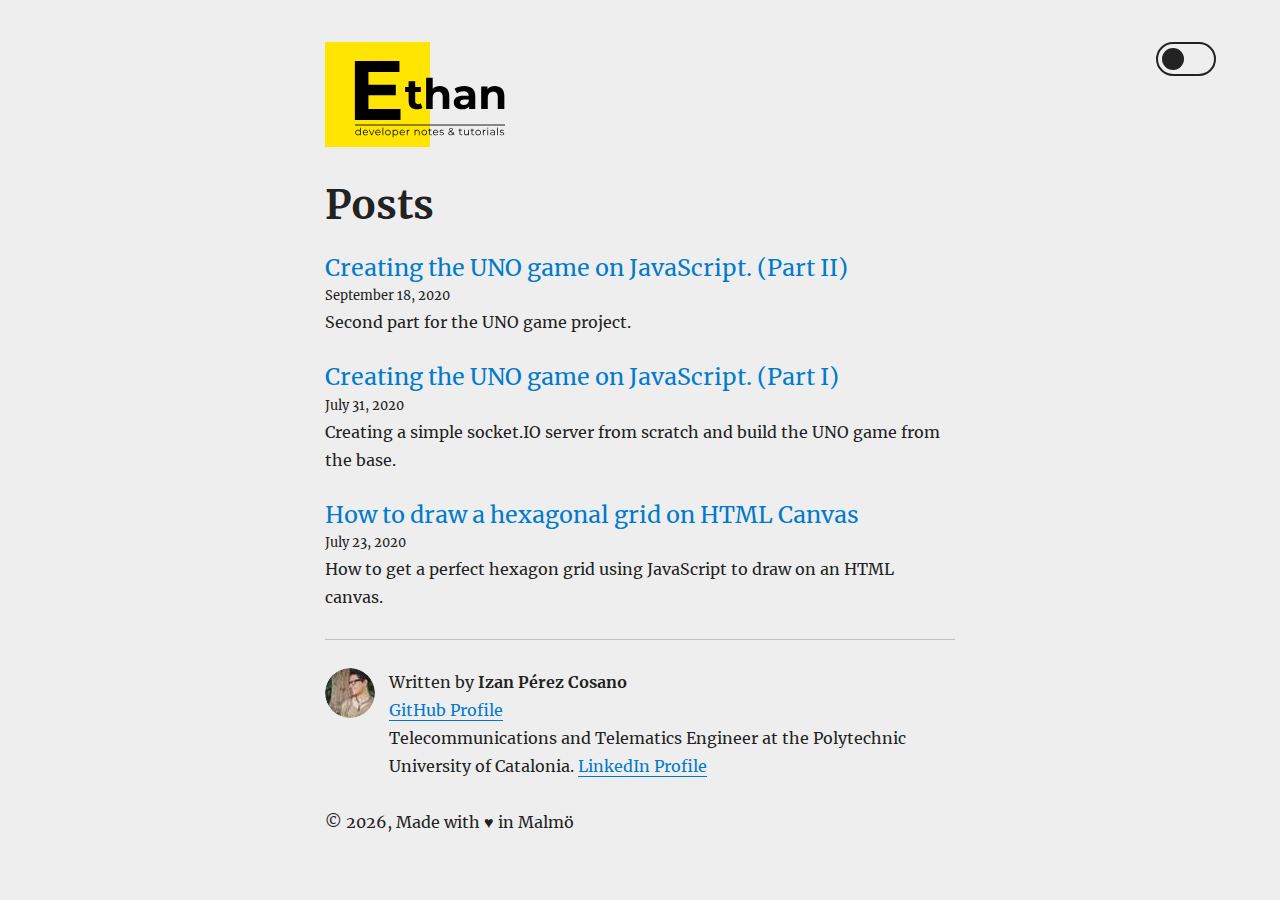
<file: index.html>
<!DOCTYPE html><html lang="en"><head><meta charSet="utf-8"/><meta http-equiv="x-ua-compatible" content="ie=edge"/><meta name="viewport" content="width=device-width, initial-scale=1, shrink-to-fit=no"/><style id="typography.js">html{font-family:sans-serif;-ms-text-size-adjust:100%;-webkit-text-size-adjust:100%}body{margin:0}article,aside,details,figcaption,figure,footer,header,main,menu,nav,section,summary{display:block}audio,canvas,progress,video{display:inline-block}audio:not([controls]){display:none;height:0}progress{vertical-align:baseline}[hidden],template{display:none}a{background-color:transparent;}a:active,a:hover{outline-width:0}abbr[title]{border-bottom:none;text-decoration:underline;text-decoration:underline dotted}b,strong{font-weight:inherit;font-weight:bolder}dfn{font-style:italic}h1{font-size:2em;margin:.67em 0}mark{background-color:#ff0;color:#000}small{font-size:80%}sub,sup{font-size:75%;line-height:0;position:relative;vertical-align:baseline}sub{bottom:-.25em}sup{top:-.5em}img{border-style:none}svg:not(:root){overflow:hidden}code,kbd,pre,samp{font-family:monospace,monospace;font-size:1em}figure{margin:1em 40px}hr{box-sizing:content-box;height:0;overflow:visible}button,input,optgroup,select,textarea{font:inherit;margin:0}optgroup{font-weight:700}button,input{overflow:visible}button,select{text-transform:none}[type=reset],[type=submit],button,html [type=button]{-webkit-appearance:button}[type=button]::-moz-focus-inner,[type=reset]::-moz-focus-inner,[type=submit]::-moz-focus-inner,button::-moz-focus-inner{border-style:none;padding:0}[type=button]:-moz-focusring,[type=reset]:-moz-focusring,[type=submit]:-moz-focusring,button:-moz-focusring{outline:1px dotted ButtonText}fieldset{border:1px solid silver;margin:0 2px;padding:.35em .625em .75em}legend{box-sizing:border-box;color:inherit;display:table;max-width:100%;padding:0;white-space:normal}textarea{overflow:auto}[type=checkbox],[type=radio]{box-sizing:border-box;padding:0}[type=number]::-webkit-inner-spin-button,[type=number]::-webkit-outer-spin-button{height:auto}[type=search]{-webkit-appearance:textfield;outline-offset:-2px}[type=search]::-webkit-search-cancel-button,[type=search]::-webkit-search-decoration{-webkit-appearance:none}::-webkit-input-placeholder{color:inherit;opacity:.54}::-webkit-file-upload-button{-webkit-appearance:button;font:inherit}html{font:100%/1.75 'Merriweather','Georgia',serif;box-sizing:border-box;overflow-y:scroll;}*{box-sizing:inherit;}*:before{box-sizing:inherit;}*:after{box-sizing:inherit;}body{color:hsla(0,0%,0%,0.9);font-family:'Merriweather','Georgia',serif;font-weight:400;word-wrap:break-word;font-kerning:normal;-moz-font-feature-settings:"kern", "liga", "clig", "calt";-ms-font-feature-settings:"kern", "liga", "clig", "calt";-webkit-font-feature-settings:"kern", "liga", "clig", "calt";font-feature-settings:"kern", "liga", "clig", "calt";}img{max-width:100%;margin-left:0;margin-right:0;margin-top:0;padding-bottom:0;padding-left:0;padding-right:0;padding-top:0;margin-bottom:1.75rem;}h1{margin-left:0;margin-right:0;margin-top:0;padding-bottom:0;padding-left:0;padding-right:0;padding-top:0;margin-bottom:1.75rem;color:inherit;font-family:Montserrat,sans-serif;font-weight:900;text-rendering:optimizeLegibility;font-size:2.5rem;line-height:1.1;}h2{margin-left:0;margin-right:0;margin-top:0;padding-bottom:0;padding-left:0;padding-right:0;padding-top:0;margin-bottom:1.75rem;color:inherit;font-family:'Merriweather','Georgia',serif;font-weight:900;text-rendering:optimizeLegibility;font-size:1.73286rem;line-height:1.1;}h3{margin-left:0;margin-right:0;margin-top:0;padding-bottom:0;padding-left:0;padding-right:0;padding-top:0;margin-bottom:1.75rem;color:inherit;font-family:'Merriweather','Georgia',serif;font-weight:900;text-rendering:optimizeLegibility;font-size:1.4427rem;line-height:1.1;}h4{margin-left:0;margin-right:0;margin-top:0;padding-bottom:0;padding-left:0;padding-right:0;padding-top:0;margin-bottom:1.75rem;color:inherit;font-family:'Merriweather','Georgia',serif;font-weight:900;text-rendering:optimizeLegibility;font-size:1rem;line-height:1.1;letter-spacing:0.140625em;text-transform:uppercase;}h5{margin-left:0;margin-right:0;margin-top:0;padding-bottom:0;padding-left:0;padding-right:0;padding-top:0;margin-bottom:1.75rem;color:inherit;font-family:'Merriweather','Georgia',serif;font-weight:900;text-rendering:optimizeLegibility;font-size:0.83255rem;line-height:1.1;}h6{margin-left:0;margin-right:0;margin-top:0;padding-bottom:0;padding-left:0;padding-right:0;padding-top:0;margin-bottom:1.75rem;color:inherit;font-family:'Merriweather','Georgia',serif;font-weight:900;text-rendering:optimizeLegibility;font-size:0.75966rem;line-height:1.1;font-style:italic;}hgroup{margin-left:0;margin-right:0;margin-top:0;padding-bottom:0;padding-left:0;padding-right:0;padding-top:0;margin-bottom:1.75rem;}ul{margin-left:1.75rem;margin-right:0;margin-top:0;padding-bottom:0;padding-left:0;padding-right:0;padding-top:0;margin-bottom:1.75rem;list-style-position:outside;list-style-image:none;list-style:disc;}ol{margin-left:1.75rem;margin-right:0;margin-top:0;padding-bottom:0;padding-left:0;padding-right:0;padding-top:0;margin-bottom:1.75rem;list-style-position:outside;list-style-image:none;}dl{margin-left:0;margin-right:0;margin-top:0;padding-bottom:0;padding-left:0;padding-right:0;padding-top:0;margin-bottom:1.75rem;}dd{margin-left:0;margin-right:0;margin-top:0;padding-bottom:0;padding-left:0;padding-right:0;padding-top:0;margin-bottom:1.75rem;}p{margin-left:0;margin-right:0;margin-top:0;padding-bottom:0;padding-left:0;padding-right:0;padding-top:0;margin-bottom:1.75rem;}figure{margin-left:0;margin-right:0;margin-top:0;padding-bottom:0;padding-left:0;padding-right:0;padding-top:0;margin-bottom:1.75rem;}pre{margin-left:0;margin-right:0;margin-top:0;padding-bottom:0;padding-left:0;padding-right:0;padding-top:0;margin-bottom:1.75rem;font-size:0.85rem;line-height:1.75rem;}table{margin-left:0;margin-right:0;margin-top:0;padding-bottom:0;padding-left:0;padding-right:0;padding-top:0;margin-bottom:1.75rem;font-size:1rem;line-height:1.75rem;border-collapse:collapse;width:100%;}fieldset{margin-left:0;margin-right:0;margin-top:0;padding-bottom:0;padding-left:0;padding-right:0;padding-top:0;margin-bottom:1.75rem;}blockquote{margin-left:-1.75rem;margin-right:1.75rem;margin-top:0;padding-bottom:0;padding-left:1.42188rem;padding-right:0;padding-top:0;margin-bottom:1.75rem;font-size:1.20112rem;line-height:1.75rem;color:hsla(0,0%,0%,0.59);font-style:italic;border-left:0.32813rem solid hsla(0,0%,0%,0.9);}form{margin-left:0;margin-right:0;margin-top:0;padding-bottom:0;padding-left:0;padding-right:0;padding-top:0;margin-bottom:1.75rem;}noscript{margin-left:0;margin-right:0;margin-top:0;padding-bottom:0;padding-left:0;padding-right:0;padding-top:0;margin-bottom:1.75rem;}iframe{margin-left:0;margin-right:0;margin-top:0;padding-bottom:0;padding-left:0;padding-right:0;padding-top:0;margin-bottom:1.75rem;}hr{margin-left:0;margin-right:0;margin-top:0;padding-bottom:0;padding-left:0;padding-right:0;padding-top:0;margin-bottom:calc(1.75rem - 1px);background:hsla(0,0%,0%,0.2);border:none;height:1px;}address{margin-left:0;margin-right:0;margin-top:0;padding-bottom:0;padding-left:0;padding-right:0;padding-top:0;margin-bottom:1.75rem;}b{font-weight:700;}strong{font-weight:700;}dt{font-weight:700;}th{font-weight:700;}li{margin-bottom:calc(1.75rem / 2);}ol li{padding-left:0;}ul li{padding-left:0;}li > ol{margin-left:1.75rem;margin-bottom:calc(1.75rem / 2);margin-top:calc(1.75rem / 2);}li > ul{margin-left:1.75rem;margin-bottom:calc(1.75rem / 2);margin-top:calc(1.75rem / 2);}blockquote *:last-child{margin-bottom:0;}li *:last-child{margin-bottom:0;}p *:last-child{margin-bottom:0;}li > p{margin-bottom:calc(1.75rem / 2);}code{font-size:0.85rem;line-height:1.75rem;}kbd{font-size:0.85rem;line-height:1.75rem;}samp{font-size:0.85rem;line-height:1.75rem;}abbr{border-bottom:1px dotted hsla(0,0%,0%,0.5);cursor:help;}acronym{border-bottom:1px dotted hsla(0,0%,0%,0.5);cursor:help;}abbr[title]{border-bottom:1px dotted hsla(0,0%,0%,0.5);cursor:help;text-decoration:none;}thead{text-align:left;}td,th{text-align:left;border-bottom:1px solid hsla(0,0%,0%,0.12);font-feature-settings:"tnum";-moz-font-feature-settings:"tnum";-ms-font-feature-settings:"tnum";-webkit-font-feature-settings:"tnum";padding-left:1.16667rem;padding-right:1.16667rem;padding-top:0.875rem;padding-bottom:calc(0.875rem - 1px);}th:first-child,td:first-child{padding-left:0;}th:last-child,td:last-child{padding-right:0;}blockquote > :last-child{margin-bottom:0;}blockquote cite{font-size:1rem;line-height:1.75rem;color:hsla(0,0%,0%,0.9);font-weight:400;}blockquote cite:before{content:"— ";}ul,ol{margin-left:0;}@media only screen and (max-width:480px){ul,ol{margin-left:1.75rem;}blockquote{margin-left:-1.3125rem;margin-right:0;padding-left:0.98438rem;}}h1,h2,h3,h4,h5,h6{margin-top:3.5rem;}a{box-shadow:0 1px 0 0 currentColor;color:#007acc;text-decoration:none;}a:hover,a:active{box-shadow:none;}mark,ins{background:#007acc;color:white;padding:0.10938rem 0.21875rem;text-decoration:none;}a.gatsby-resp-image-link{box-shadow:none;}</style><style data-href="/styles.31e1208c1105d24e6201.css" id="gatsby-global-css">body{--text-color:#222;--bkg-color:#eee;--anchor-color:#007acc}body.dark-theme{--text-color:#eee;--bkg-color:#121212;--anchor-color:#809fff}@media (prefers-color-scheme:dark){body{--text-color:#eee;--bkg-color:#121212;--anchor-color:#809fff}body.light-theme{--text-color:#222;--bkg-color:#fff;--anchor-color:#007acc}}body{background:var(--bkg-color);color:var(--text-color)}body a{color:var(--anchor-color)}body.dark-theme .logoSvg{fill:#eee}body.dark-theme .logoSvg>g:first-child>rect{fill:#2c3e50!important}body.dark-theme img{-webkit-filter:brightness(.8) contrast(1.2);filter:brightness(.8) contrast(1.2)}.switch{position:fixed;width:60px;height:34px;right:5%}.switch input{opacity:0;width:0;height:0}.slider{position:absolute;cursor:pointer;top:0;left:0;right:0;bottom:0;background-color:transparent;border:2px solid var(--text-color)}.slider:before{position:absolute;content:"";height:22px;width:22px;left:4px;bottom:4px;background-color:var(--text-color);transition:.2s}input:checked+.slider:before{-webkit-transform:translateX(26px);transform:translateX(26px)}.slider.round{border-radius:34px}.slider.round:before{border-radius:50%}.anchor{box-shadow:none}.logoLink img{margin-bottom:0}article section h2,article section h3{margin-top:0;margin-bottom:20px}article section deckgo-highlight-code{margin-bottom:30px}.task-list-item{list-style:none}article section ol li,article section ol li>p,article section ol ul,article section ol ul li{margin-top:0;margin-bottom:0}@font-face{font-family:Montserrat;font-style:normal;font-display:swap;font-weight:100;src:local("Montserrat Thin "),local("Montserrat-Thin"),url(/static/montserrat-latin-100-191cc9f50f3b76b9617cb383f19acb7d.woff2) format("woff2"),url(/static/montserrat-latin-100-370318464551d5f25b0f0a78f374faac.woff) format("woff")}@font-face{font-family:Montserrat;font-style:italic;font-display:swap;font-weight:100;src:local("Montserrat Thin italic"),local("Montserrat-Thinitalic"),url(/static/montserrat-latin-100italic-bdeaeb79db315697bd173a55b097dc18.woff2) format("woff2"),url(/static/montserrat-latin-100italic-ecf7d49386e8f265878e735db34a7c4b.woff) format("woff")}@font-face{font-family:Montserrat;font-style:normal;font-display:swap;font-weight:200;src:local("Montserrat Extra Light "),local("Montserrat-Extra Light"),url(/static/montserrat-latin-200-85d5ef9db7f2dc6979172a4a3b2c57cb.woff2) format("woff2"),url(/static/montserrat-latin-200-1fc98e126a3d152549240e6244d7e669.woff) format("woff")}@font-face{font-family:Montserrat;font-style:italic;font-display:swap;font-weight:200;src:local("Montserrat Extra Light italic"),local("Montserrat-Extra Lightitalic"),url(/static/montserrat-latin-200italic-49095760a498d024fe1a85a078850df9.woff2) format("woff2"),url(/static/montserrat-latin-200italic-fe46cf8b9462c820457d3bf537e4057f.woff) format("woff")}@font-face{font-family:Montserrat;font-style:normal;font-display:swap;font-weight:300;src:local("Montserrat Light "),local("Montserrat-Light"),url(/static/montserrat-latin-300-7c3daf12b706645b5d3710f863a4da04.woff2) format("woff2"),url(/static/montserrat-latin-300-8dc95fab9cf98d02ca8d76e97d3dff60.woff) format("woff")}@font-face{font-family:Montserrat;font-style:italic;font-display:swap;font-weight:300;src:local("Montserrat Light italic"),local("Montserrat-Lightitalic"),url(/static/montserrat-latin-300italic-f20b178ca2024a5eac8e42e6649db86c.woff2) format("woff2"),url(/static/montserrat-latin-300italic-3fe16939288856e8e828fa2661bf2354.woff) format("woff")}@font-face{font-family:Montserrat;font-style:normal;font-display:swap;font-weight:400;src:local("Montserrat Regular "),local("Montserrat-Regular"),url(/static/montserrat-latin-400-bc3aa95dca08f5fee5291e34959c27bc.woff2) format("woff2"),url(/static/montserrat-latin-400-8102c4838f9e3d08dad644290a9cb701.woff) format("woff")}@font-face{font-family:Montserrat;font-style:italic;font-display:swap;font-weight:400;src:local("Montserrat Regular italic"),local("Montserrat-Regularitalic"),url(/static/montserrat-latin-400italic-5cad650422a7184467af5a4d17b264c4.woff2) format("woff2"),url(/static/montserrat-latin-400italic-d191f22af3bb50902b99ac577f81a322.woff) format("woff")}@font-face{font-family:Montserrat;font-style:normal;font-display:swap;font-weight:500;src:local("Montserrat Medium "),local("Montserrat-Medium"),url(/static/montserrat-latin-500-92d16e458625f4d2c8940f6bdca0ff09.woff2) format("woff2"),url(/static/montserrat-latin-500-8b763220218ffc11c57c84ddb80e7b26.woff) format("woff")}@font-face{font-family:Montserrat;font-style:italic;font-display:swap;font-weight:500;src:local("Montserrat Medium italic"),local("Montserrat-Mediumitalic"),url(/static/montserrat-latin-500italic-47bfcca6b69d6a9acca7a8bff17193e2.woff2) format("woff2"),url(/static/montserrat-latin-500italic-72c01f753c3940c0b9cb6bf2389caddf.woff) format("woff")}@font-face{font-family:Montserrat;font-style:normal;font-display:swap;font-weight:600;src:local("Montserrat SemiBold "),local("Montserrat-SemiBold"),url(/static/montserrat-latin-600-6fb1b5623e528e27c18658fecf5ee0ee.woff2) format("woff2"),url(/static/montserrat-latin-600-7c839d15a6f54e7025ba8c0c4b333e8f.woff) format("woff")}@font-face{font-family:Montserrat;font-style:italic;font-display:swap;font-weight:600;src:local("Montserrat SemiBold italic"),local("Montserrat-SemiBolditalic"),url(/static/montserrat-latin-600italic-60789af1c9338ed1a9546722ec54b4f7.woff2) format("woff2"),url(/static/montserrat-latin-600italic-f3d4de8d0afb19e777c79032ce828e3d.woff) format("woff")}@font-face{font-family:Montserrat;font-style:normal;font-display:swap;font-weight:700;src:local("Montserrat Bold "),local("Montserrat-Bold"),url(/static/montserrat-latin-700-39d93cf678c740f9f6b2b1cfde34bee3.woff2) format("woff2"),url(/static/montserrat-latin-700-80f10bd382f0df1cd650fec59f3c9394.woff) format("woff")}@font-face{font-family:Montserrat;font-style:italic;font-display:swap;font-weight:700;src:local("Montserrat Bold italic"),local("Montserrat-Bolditalic"),url(/static/montserrat-latin-700italic-ba136d97b14e82284dd595e257f11c47.woff2) format("woff2"),url(/static/montserrat-latin-700italic-8c98142b425630821139c24bd1698700.woff) format("woff")}@font-face{font-family:Montserrat;font-style:normal;font-display:swap;font-weight:800;src:local("Montserrat ExtraBold "),local("Montserrat-ExtraBold"),url(/static/montserrat-latin-800-b7018be9ed6cd94da8b6675b3a468c3b.woff2) format("woff2"),url(/static/montserrat-latin-800-9a9befcf50d64f9d2d19d8b1d1984add.woff) format("woff")}@font-face{font-family:Montserrat;font-style:italic;font-display:swap;font-weight:800;src:local("Montserrat ExtraBold italic"),local("Montserrat-ExtraBolditalic"),url(/static/montserrat-latin-800italic-540ffdd223d1a9ad3d4e678e1a23372e.woff2) format("woff2"),url(/static/montserrat-latin-800italic-897086f99f4e1f45e6b1e9368527d0bc.woff) format("woff")}@font-face{font-family:Montserrat;font-style:normal;font-display:swap;font-weight:900;src:local("Montserrat Black "),local("Montserrat-Black"),url(/static/montserrat-latin-900-58cd789700850375b834e8b6776002eb.woff2) format("woff2"),url(/static/montserrat-latin-900-26d42c9428780e545a540bbb50c84bce.woff) format("woff")}@font-face{font-family:Montserrat;font-style:italic;font-display:swap;font-weight:900;src:local("Montserrat Black italic"),local("Montserrat-Blackitalic"),url(/static/montserrat-latin-900italic-451157bc8861fe54f523b3669a3def71.woff2) format("woff2"),url(/static/montserrat-latin-900italic-a8ec4957e1c24f5793305763ad9845b3.woff) format("woff")}@font-face{font-family:Merriweather;font-style:normal;font-display:swap;font-weight:300;src:local("Merriweather Light "),local("Merriweather-Light"),url(/static/merriweather-latin-300-b1158cfcd4aacb9d8fb61625e37af46a.woff2) format("woff2"),url(/static/merriweather-latin-300-cc7de05e166e90320d7d896e0f72a19d.woff) format("woff")}@font-face{font-family:Merriweather;font-style:italic;font-display:swap;font-weight:300;src:local("Merriweather Light italic"),local("Merriweather-Lightitalic"),url(/static/merriweather-latin-300italic-8fe52a48089d6ebe46db0b8e7cc66263.woff2) format("woff2"),url(/static/merriweather-latin-300italic-e1331f5397c2a673f9d3765138debdb5.woff) format("woff")}@font-face{font-family:Merriweather;font-style:normal;font-display:swap;font-weight:400;src:local("Merriweather Regular "),local("Merriweather-Regular"),url(/static/merriweather-latin-400-8276fdb72ae8f4714d4e6eba704cc39f.woff2) format("woff2"),url(/static/merriweather-latin-400-69f09800f4f6479d06e44eba837df872.woff) format("woff")}@font-face{font-family:Merriweather;font-style:italic;font-display:swap;font-weight:400;src:local("Merriweather Regular italic"),local("Merriweather-Regularitalic"),url(/static/merriweather-latin-400italic-3a9be9ea9f7aa4af6de7307df21d9fc0.woff2) format("woff2"),url(/static/merriweather-latin-400italic-d76079ed7541a433a54f79316de086e9.woff) format("woff")}@font-face{font-family:Merriweather;font-style:normal;font-display:swap;font-weight:700;src:local("Merriweather Bold "),local("Merriweather-Bold"),url(/static/merriweather-latin-700-fa534be7ffa380e39a7f6e03bf9a5e03.woff2) format("woff2"),url(/static/merriweather-latin-700-ba56ea84b8084b7ff9677f50d3cd81bd.woff) format("woff")}@font-face{font-family:Merriweather;font-style:italic;font-display:swap;font-weight:700;src:local("Merriweather Bold italic"),local("Merriweather-Bolditalic"),url(/static/merriweather-latin-700italic-1ef5edaaa20ae53ea50399884c5e48c6.woff2) format("woff2"),url(/static/merriweather-latin-700italic-534bc9e7ce93c73d73426e46acd78092.woff) format("woff")}@font-face{font-family:Merriweather;font-style:normal;font-display:swap;font-weight:900;src:local("Merriweather Black "),local("Merriweather-Black"),url(/static/merriweather-latin-900-7528fb70e8a4a82c7305e72ff43ac25f.woff2) format("woff2"),url(/static/merriweather-latin-900-3799b6e2f5ed3fcccf9d7a708d7419fa.woff) format("woff")}@font-face{font-family:Merriweather;font-style:italic;font-display:swap;font-weight:900;src:local("Merriweather Black italic"),local("Merriweather-Blackitalic"),url(/static/merriweather-latin-900italic-e1b4d2aaa78e12ad84aaf8a56321e4c2.woff2) format("woff2"),url(/static/merriweather-latin-900italic-2ae22f731b3424e8dbb4b37f7ca6e708.woff) format("woff")}code[class*=language-],pre[class*=language-]{color:#000;background:none;text-shadow:0 1px #fff;font-family:Consolas,Monaco,Andale Mono,Ubuntu Mono,monospace;font-size:1em;text-align:left;white-space:pre;word-spacing:normal;word-break:normal;word-wrap:normal;line-height:1.5;-moz-tab-size:4;-o-tab-size:4;tab-size:4;-webkit-hyphens:none;-ms-hyphens:none;hyphens:none}code[class*=language-]::selection,code[class*=language-] ::selection,pre[class*=language-]::selection,pre[class*=language-] ::selection{text-shadow:none;background:#b3d4fc}@media print{code[class*=language-],pre[class*=language-]{text-shadow:none}}pre[class*=language-]{padding:1em;margin:.5em 0;overflow:auto}:not(pre)>code[class*=language-],pre[class*=language-]{background:#f5f2f0}:not(pre)>code[class*=language-]{padding:.1em;border-radius:.3em;white-space:normal}.token.cdata,.token.comment,.token.doctype,.token.prolog{color:#708090}.token.punctuation{color:#999}.token.namespace{opacity:.7}.token.boolean,.token.constant,.token.deleted,.token.number,.token.property,.token.symbol,.token.tag{color:#905}.token.attr-name,.token.builtin,.token.char,.token.inserted,.token.selector,.token.string{color:#690}.language-css .token.string,.style .token.string,.token.entity,.token.operator,.token.url{color:#9a6e3a;background:hsla(0,0%,100%,.5)}.token.atrule,.token.attr-value,.token.keyword{color:#07a}.token.class-name,.token.function{color:#dd4a68}.token.important,.token.regex,.token.variable{color:#e90}.token.bold,.token.important{font-weight:700}.token.italic{font-style:italic}.token.entity{cursor:help}</style><meta name="generator" content="Gatsby 2.32.13"/><style type="text/css">
    .anchor.before {
      position: absolute;
      top: 0;
      left: 0;
      transform: translateX(-100%);
      padding-right: 4px;
    }
    .anchor.after {
      display: inline-block;
      padding-left: 4px;
    }
    h1 .anchor svg,
    h2 .anchor svg,
    h3 .anchor svg,
    h4 .anchor svg,
    h5 .anchor svg,
    h6 .anchor svg {
      visibility: hidden;
    }
    h1:hover .anchor svg,
    h2:hover .anchor svg,
    h3:hover .anchor svg,
    h4:hover .anchor svg,
    h5:hover .anchor svg,
    h6:hover .anchor svg,
    h1 .anchor:focus svg,
    h2 .anchor:focus svg,
    h3 .anchor:focus svg,
    h4 .anchor:focus svg,
    h5 .anchor:focus svg,
    h6 .anchor:focus svg {
      visibility: visible;
    }
  </style><script>
    document.addEventListener("DOMContentLoaded", function(event) {
      var hash = window.decodeURI(location.hash.replace('#', ''))
      if (hash !== '') {
        var element = document.getElementById(hash)
        if (element) {
          var scrollTop = window.pageYOffset || document.documentElement.scrollTop || document.body.scrollTop
          var clientTop = document.documentElement.clientTop || document.body.clientTop || 0
          var offset = element.getBoundingClientRect().top + scrollTop - clientTop
          // Wait for the browser to finish rendering before scrolling.
          setTimeout((function() {
            window.scrollTo(0, offset - 0)
          }), 0)
        }
      }
    })
  </script><link rel="preconnect" href="https://www.google-analytics.com"/><link rel="dns-prefetch" href="https://www.google-analytics.com"/><script>
  
  
  if(true) {
    (function(i,s,o,g,r,a,m){i['GoogleAnalyticsObject']=r;i[r]=i[r]||function(){
    (i[r].q=i[r].q||[]).push(arguments)},i[r].l=1*new Date();a=s.createElement(o),
    m=s.getElementsByTagName(o)[0];a.async=1;a.src=g;m.parentNode.insertBefore(a,m)
    })(window,document,'script','https://www.google-analytics.com/analytics.js','ga');
  }
  if (typeof ga === "function") {
    ga('create', 'UA-49785407-2', 'auto', {});
      
      
      
      
      
      }</script><link rel="alternate" type="application/rss+xml" href="/rss.xml"/><link rel="icon" href="/favicon-32x32.png?v=acd7449296158d5839eac36d0d46b01b" type="image/png"/><link rel="manifest" href="/manifest.webmanifest" crossorigin="anonymous"/><meta name="theme-color" content="#663399"/><link rel="apple-touch-icon" sizes="48x48" href="/icons/icon-48x48.png?v=acd7449296158d5839eac36d0d46b01b"/><link rel="apple-touch-icon" sizes="72x72" href="/icons/icon-72x72.png?v=acd7449296158d5839eac36d0d46b01b"/><link rel="apple-touch-icon" sizes="96x96" href="/icons/icon-96x96.png?v=acd7449296158d5839eac36d0d46b01b"/><link rel="apple-touch-icon" sizes="144x144" href="/icons/icon-144x144.png?v=acd7449296158d5839eac36d0d46b01b"/><link rel="apple-touch-icon" sizes="192x192" href="/icons/icon-192x192.png?v=acd7449296158d5839eac36d0d46b01b"/><link rel="apple-touch-icon" sizes="256x256" href="/icons/icon-256x256.png?v=acd7449296158d5839eac36d0d46b01b"/><link rel="apple-touch-icon" sizes="384x384" href="/icons/icon-384x384.png?v=acd7449296158d5839eac36d0d46b01b"/><link rel="apple-touch-icon" sizes="512x512" href="/icons/icon-512x512.png?v=acd7449296158d5839eac36d0d46b01b"/><title data-react-helmet="true">All posts | Home</title><meta data-react-helmet="true" name="description" content="My personal blog of my programming proyects."/><meta data-react-helmet="true" property="og:title" content="All posts"/><meta data-react-helmet="true" property="og:description" content="My personal blog of my programming proyects."/><meta data-react-helmet="true" property="og:type" content="website"/><meta data-react-helmet="true" name="twitter:card" content="summary"/><meta data-react-helmet="true" name="twitter:creator" content="https://www.linkedin.com/in/izan-pérez-cosano-58033218a/"/><meta data-react-helmet="true" name="twitter:title" content="All posts"/><meta data-react-helmet="true" name="twitter:description" content="My personal blog of my programming proyects."/><link as="script" rel="preload" href="/webpack-runtime-60100b9c455bd531513c.js"/><link as="script" rel="preload" href="/framework-8e528b732ab2eaadb7b7.js"/><link as="script" rel="preload" href="/styles-83801f3b4dd3459a4027.js"/><link as="script" rel="preload" href="/app-cb7aaf40ddbaee242330.js"/><link as="script" rel="preload" href="/commons-c12d5a2127f1f1ecdb11.js"/><link as="script" rel="preload" href="/cd7d5f864fc9e15ed8adef086269b0aeff617554-18acf5a4f2b62699b806.js"/><link as="script" rel="preload" href="/component---src-pages-index-js-44500a2e49ee8acf4af1.js"/><link as="fetch" rel="preload" href="/page-data/index/page-data.json" crossorigin="anonymous"/><link as="fetch" rel="preload" href="/page-data/sq/d/2091406317.json" crossorigin="anonymous"/><link as="fetch" rel="preload" href="/page-data/sq/d/805692932.json" crossorigin="anonymous"/><link as="fetch" rel="preload" href="/page-data/app-data.json" crossorigin="anonymous"/></head><body><div id="___gatsby"><div style="outline:none" tabindex="-1" id="gatsby-focus-wrapper"><div style="margin-left:auto;margin-right:auto;max-width:42rem;padding:2.625rem 1.3125rem"><header><a aria-current="page" style="box-shadow:none;color:inherit" class="" href="/"><h1 style="text-indent:-999999px;display:inline-block">Home</h1><span alt="logo"></span></a><label class="switch"><input type="checkbox"/><span class="slider round"></span></label></header><main><h2 style="margin-top:0;font-family:Merriweather,Georgia,serif;font-weight:600;font-size:40px">Posts</h2><article><header><h3 style="margin-top:0.58333rem;margin-bottom:0;font-weight:400"><a style="box-shadow:none" href="/uno-part2/">Creating the UNO game on JavaScript. (Part II)</a></h3><small>September 18, 2020</small></header><section><p>Second part for the UNO game project.</p></section></article><article><header><h3 style="margin-top:0.58333rem;margin-bottom:0;font-weight:400"><a style="box-shadow:none" href="/uno-part1/">Creating the UNO game on JavaScript. (Part I)</a></h3><small>July 31, 2020</small></header><section><p>Creating a simple socket.IO server from scratch and build the UNO game from the base.</p></section></article><article><header><h3 style="margin-top:0.58333rem;margin-bottom:0;font-weight:400"><a style="box-shadow:none" href="/hex-grid/">How to draw a hexagonal grid on HTML Canvas</a></h3><small>July 23, 2020</small></header><section><p>How to get a perfect hexagon grid using JavaScript to draw on an HTML canvas.</p></section></article><hr style="margin-bottom:1.75rem"/><div style="display:flex;margin-bottom:0"><div class=" gatsby-image-wrapper" style="position:relative;overflow:hidden;display:inline-block;width:50px;height:50px;margin-right:0.875rem;margin-bottom:0;min-width:50px;border-radius:100%"><img aria-hidden="true" src="[data-uri]" alt="Izan Pérez Cosano" style="position:absolute;top:0;left:0;width:100%;height:100%;object-fit:cover;object-position:center;opacity:1;transition-delay:500ms;border-radius:50%"/><noscript><picture><source srcset="/static/d06e0d64356ff5f6b06b5cf7997977ef/99438/profile-pic.jpg 1x,
/static/d06e0d64356ff5f6b06b5cf7997977ef/aba1d/profile-pic.jpg 1.5x,
/static/d06e0d64356ff5f6b06b5cf7997977ef/b315d/profile-pic.jpg 2x" /><img loading="lazy" width="50" height="50" srcset="/static/d06e0d64356ff5f6b06b5cf7997977ef/99438/profile-pic.jpg 1x,
/static/d06e0d64356ff5f6b06b5cf7997977ef/aba1d/profile-pic.jpg 1.5x,
/static/d06e0d64356ff5f6b06b5cf7997977ef/b315d/profile-pic.jpg 2x" src="/static/d06e0d64356ff5f6b06b5cf7997977ef/99438/profile-pic.jpg" alt="Izan Pérez Cosano" style="position:absolute;top:0;left:0;opacity:1;width:100%;height:100%;object-fit:cover;object-position:center"/></picture></noscript></div><p>Written by <strong>Izan Pérez Cosano</strong><br/><a href="https://github.com/eperezcosano">GitHub Profile</a><br/>Telecommunications and Telematics Engineer at the Polytechnic University of Catalonia.<!-- --> <a href="https://www.linkedin.com/in/izan-pérez-cosano-58033218a/">LinkedIn Profile</a></p></div></main><footer>© <!-- -->2021<!-- -->, Made with<!-- --> ♥ <!-- --> in Malmö</footer></div></div><div id="gatsby-announcer" style="position:absolute;top:0;width:1px;height:1px;padding:0;overflow:hidden;clip:rect(0, 0, 0, 0);white-space:nowrap;border:0" aria-live="assertive" aria-atomic="true"></div></div><script id="gatsby-script-loader">/*<![CDATA[*/window.pagePath="/";/*]]>*/</script><script id="gatsby-chunk-mapping">/*<![CDATA[*/window.___chunkMapping={"polyfill":["/polyfill-c38cd845a4181427323c.js"],"app":["/app-cb7aaf40ddbaee242330.js"],"component---src-pages-404-js":["/component---src-pages-404-js-c6dd88492b94f90cf31b.js"],"component---src-pages-index-js":["/component---src-pages-index-js-44500a2e49ee8acf4af1.js"],"component---src-pages-using-typescript-tsx":["/component---src-pages-using-typescript-tsx-e106dbeb96d3d3ccefc8.js"],"component---src-templates-blog-post-js":["/component---src-templates-blog-post-js-3686253a28a96411e93b.js"],"polyfills-dom":["/polyfills-dom-93009ad9bc66d91bcf50.js"],"polyfills-core-js":["/polyfills-core-js-da33f02eda37d036194f.js"],"polyfills-css-shim":["/polyfills-css-shim-8d8f1c5e98fe1a1579e0.js"]};/*]]>*/</script><script src="/polyfill-c38cd845a4181427323c.js" nomodule=""></script><script src="/component---src-pages-index-js-44500a2e49ee8acf4af1.js" async=""></script><script src="/cd7d5f864fc9e15ed8adef086269b0aeff617554-18acf5a4f2b62699b806.js" async=""></script><script src="/commons-c12d5a2127f1f1ecdb11.js" async=""></script><script src="/app-cb7aaf40ddbaee242330.js" async=""></script><script src="/styles-83801f3b4dd3459a4027.js" async=""></script><script src="/framework-8e528b732ab2eaadb7b7.js" async=""></script><script src="/webpack-runtime-60100b9c455bd531513c.js" async=""></script></body></html>
</file>
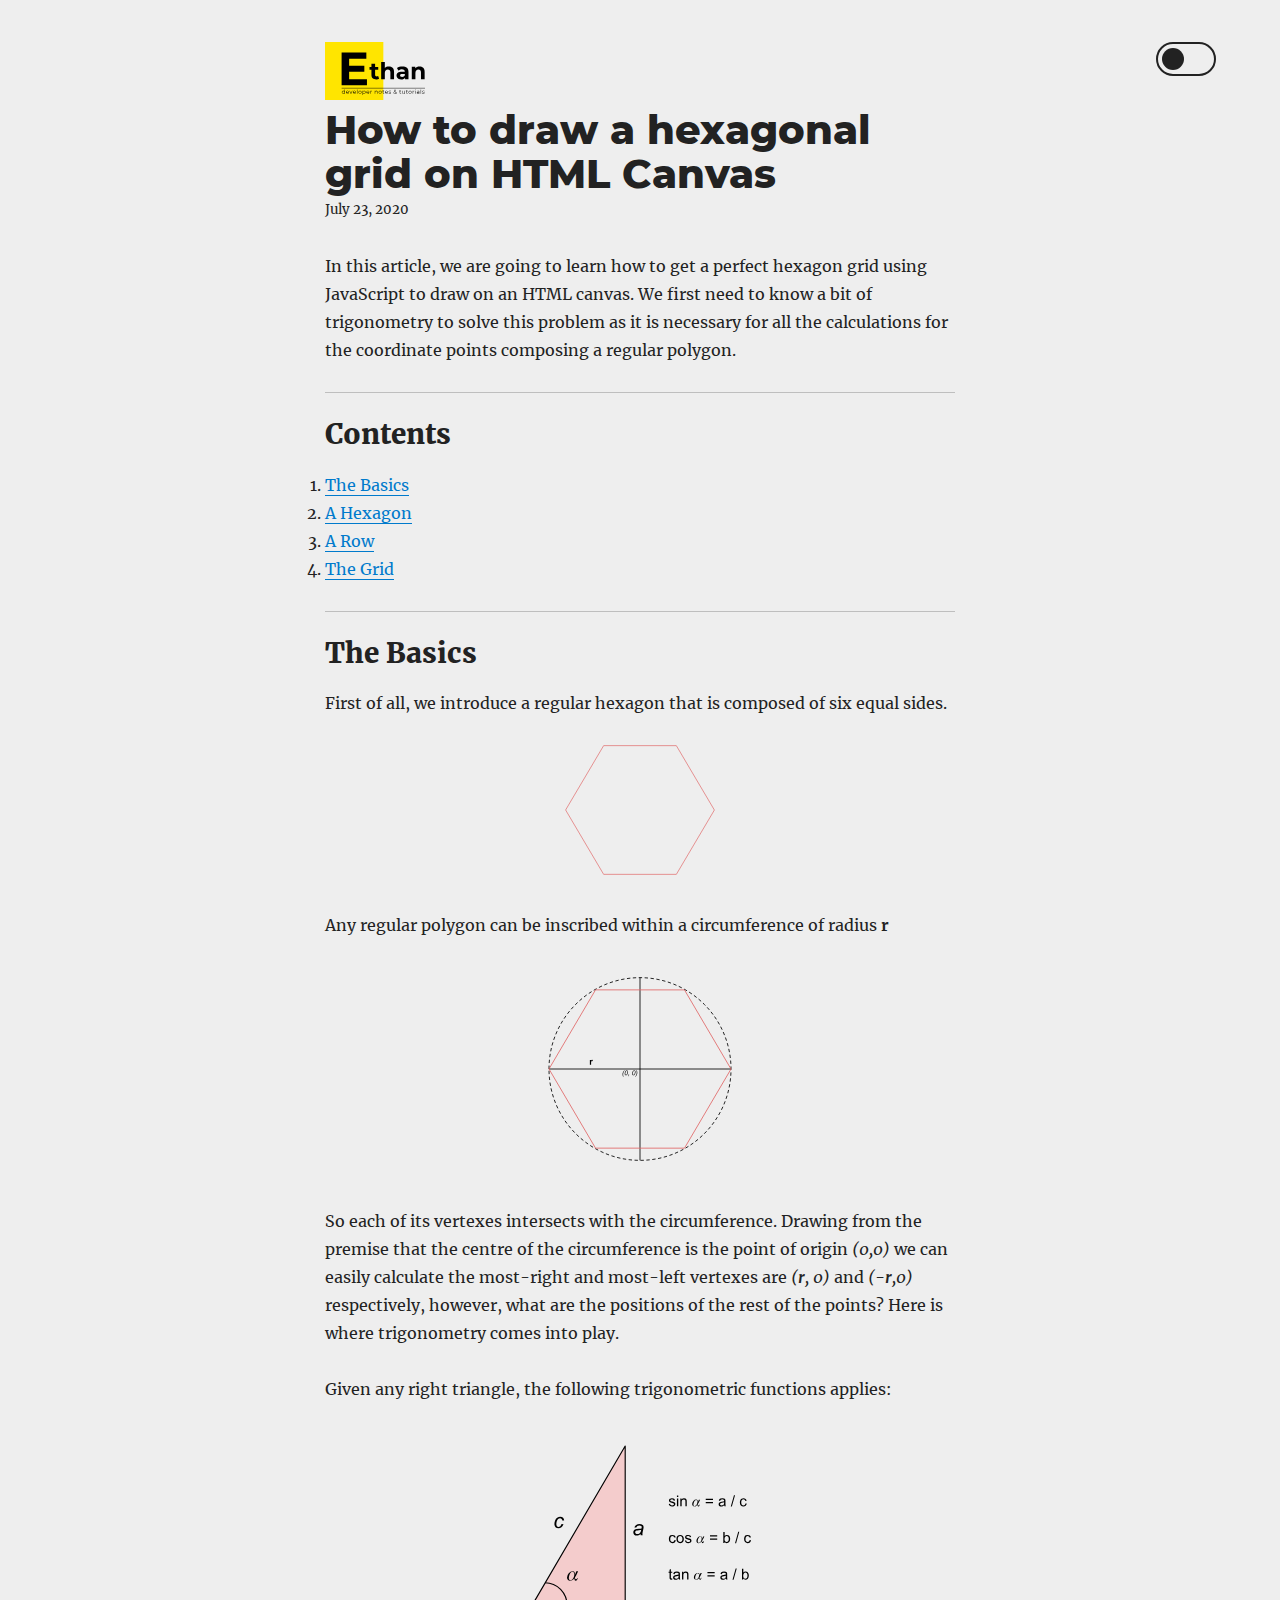
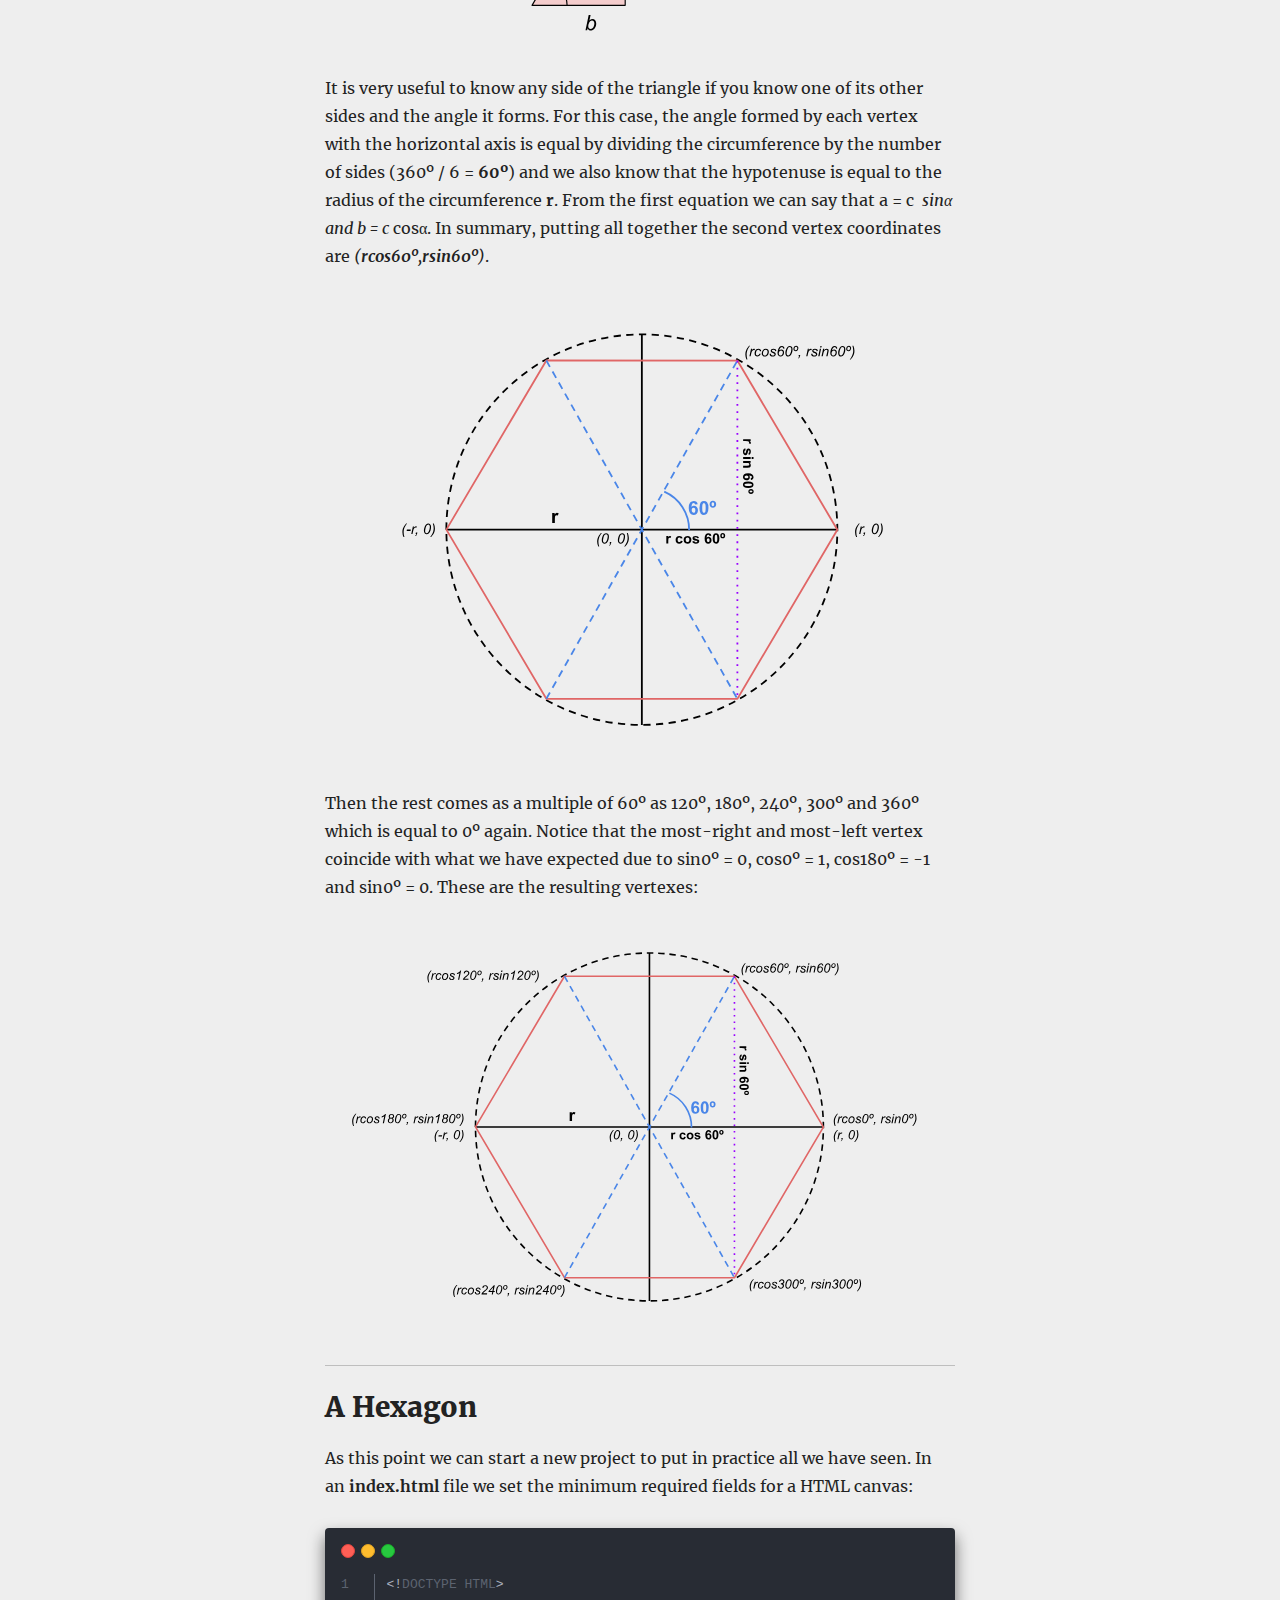
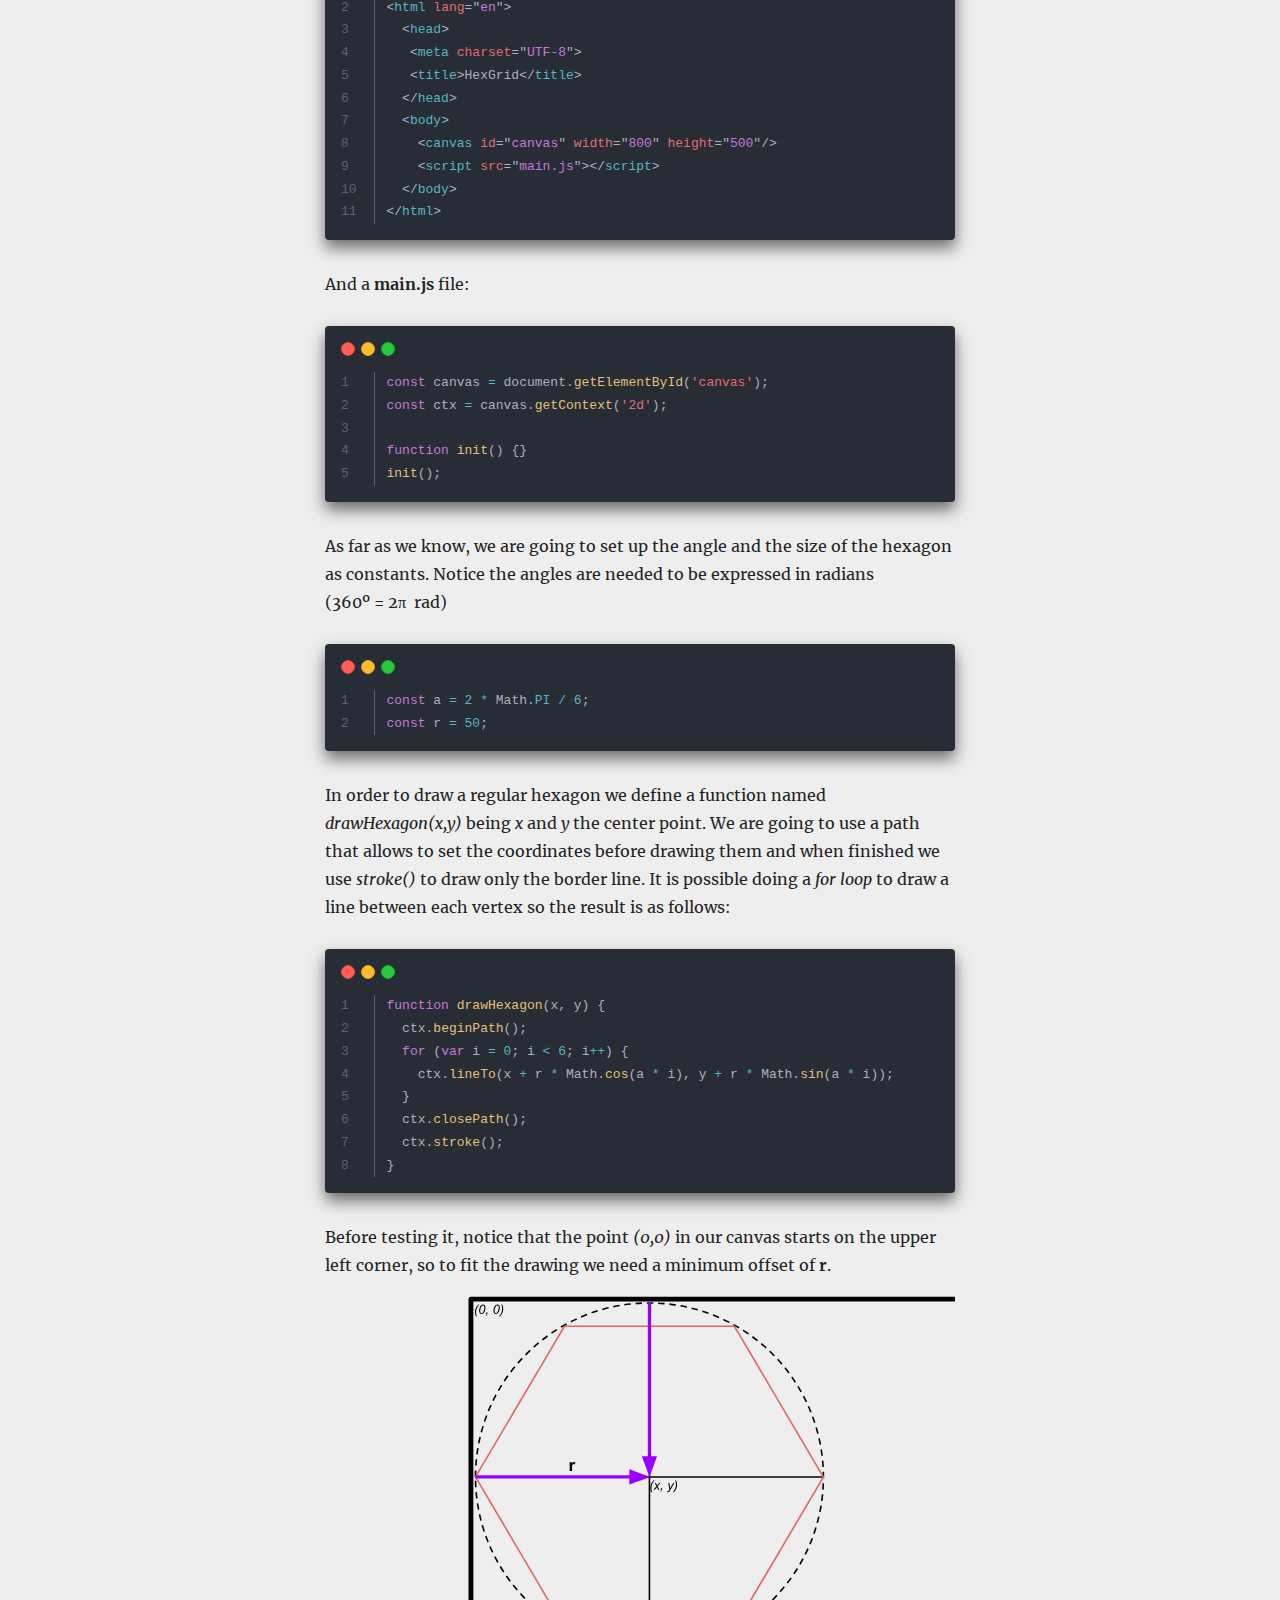
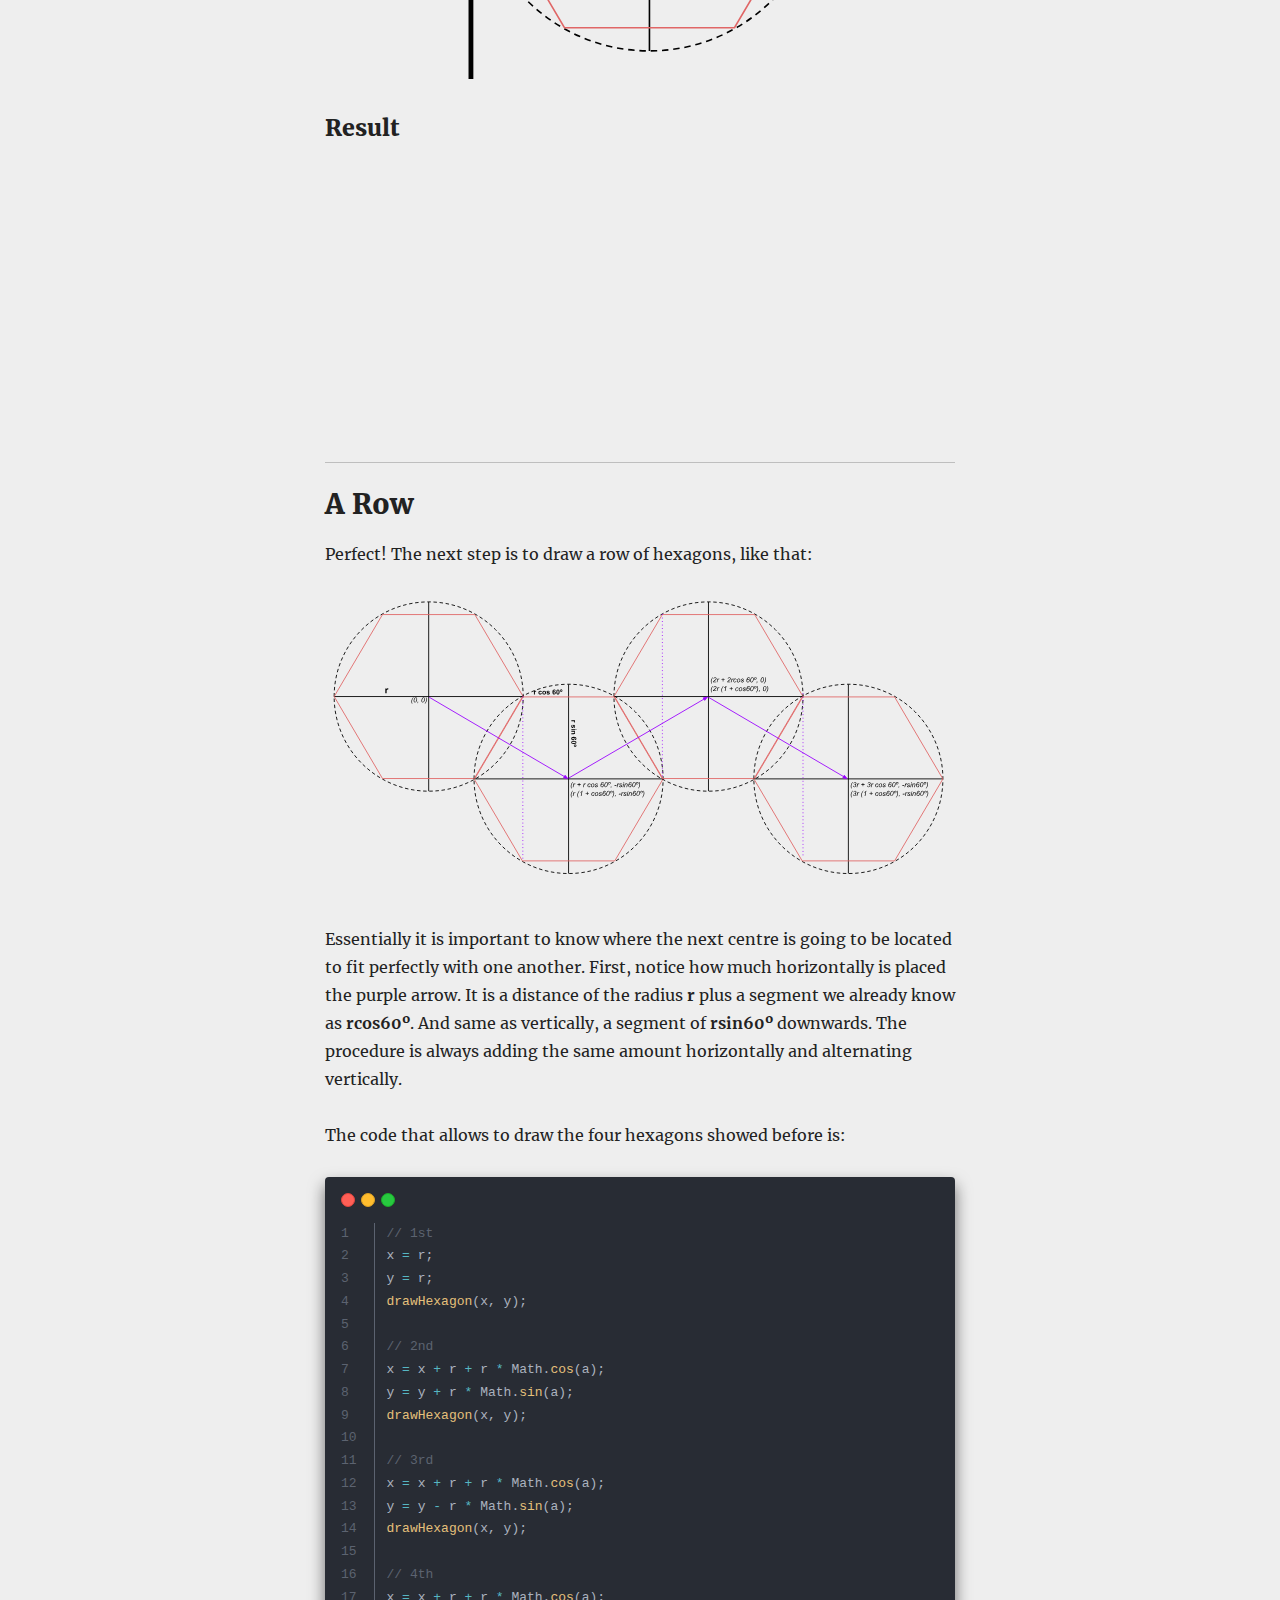
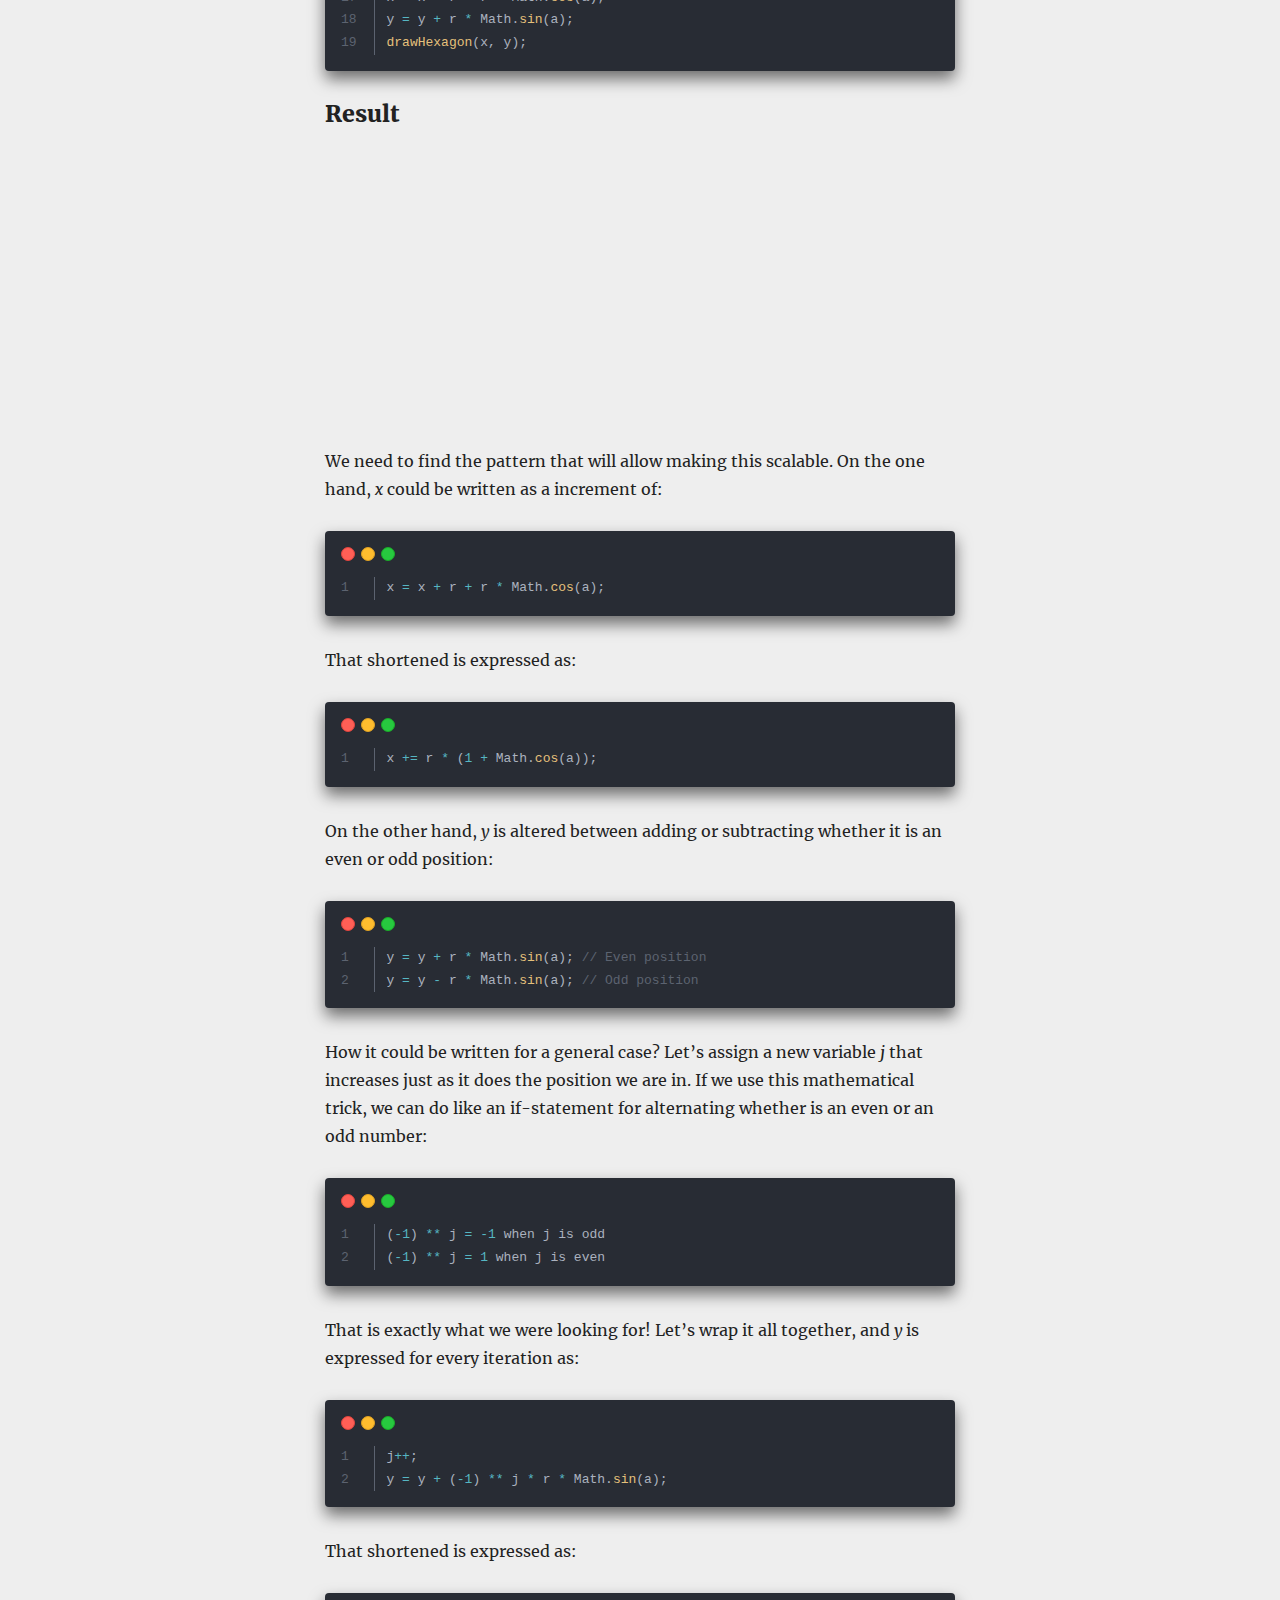
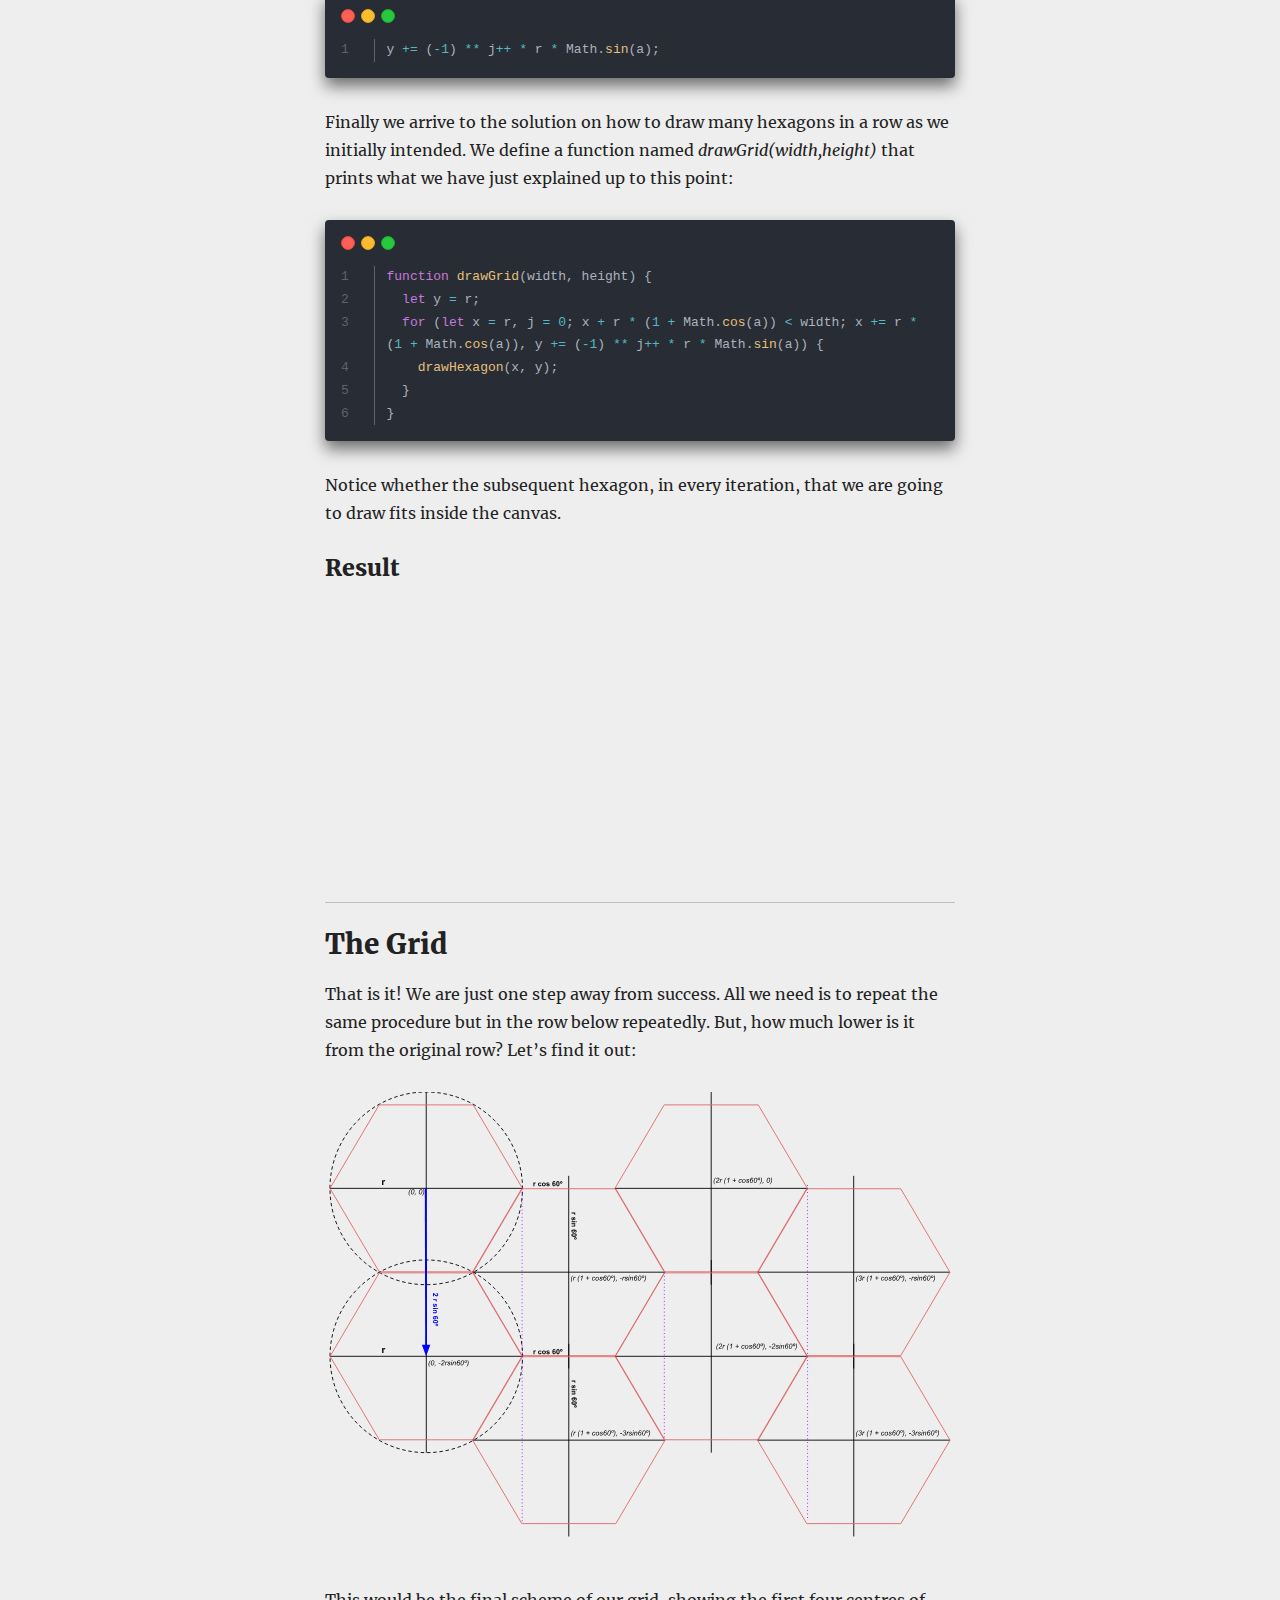
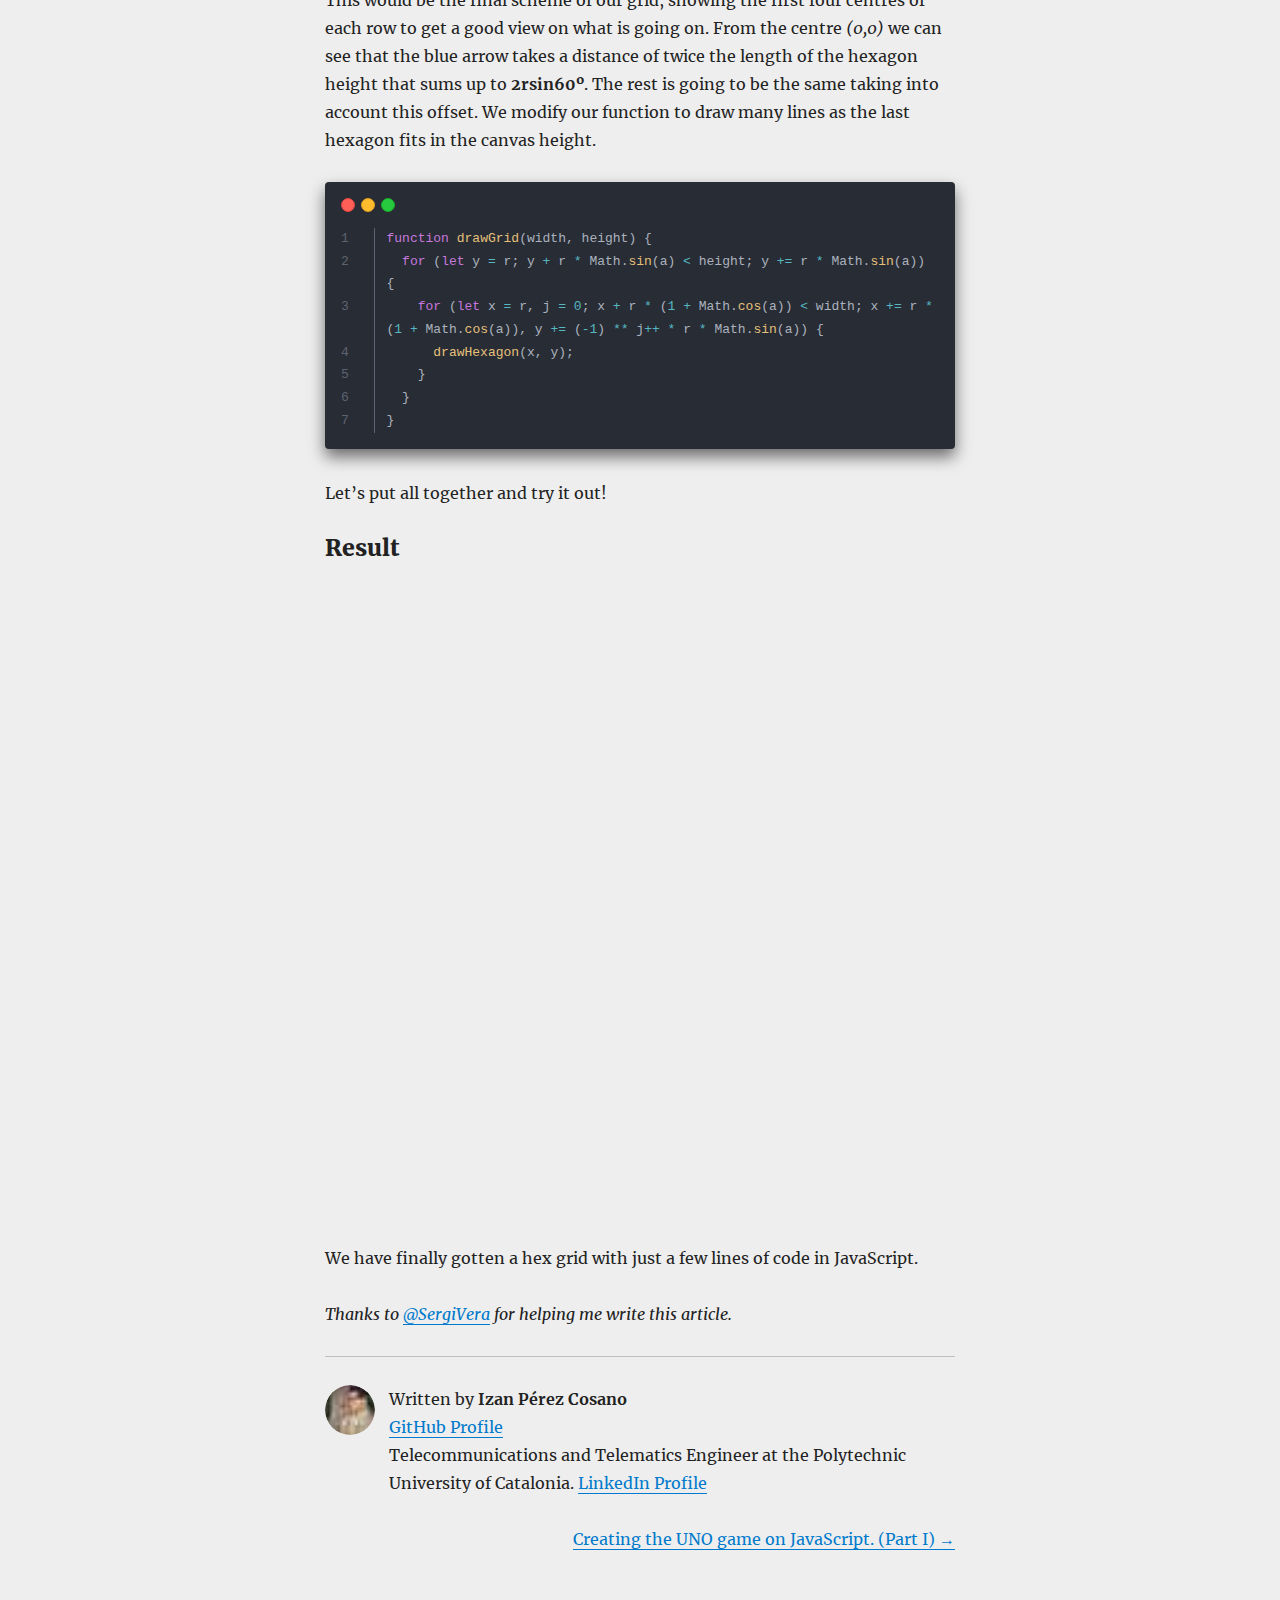
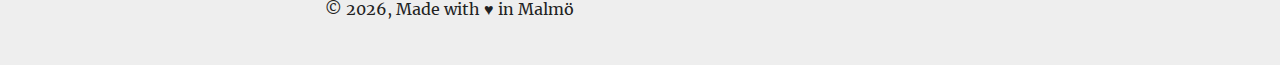
<file: hex-grid/index.html>
<!DOCTYPE html><html lang="en"><head><meta charSet="utf-8"/><meta http-equiv="x-ua-compatible" content="ie=edge"/><meta name="viewport" content="width=device-width, initial-scale=1, shrink-to-fit=no"/><style id="typography.js">html{font-family:sans-serif;-ms-text-size-adjust:100%;-webkit-text-size-adjust:100%}body{margin:0}article,aside,details,figcaption,figure,footer,header,main,menu,nav,section,summary{display:block}audio,canvas,progress,video{display:inline-block}audio:not([controls]){display:none;height:0}progress{vertical-align:baseline}[hidden],template{display:none}a{background-color:transparent;}a:active,a:hover{outline-width:0}abbr[title]{border-bottom:none;text-decoration:underline;text-decoration:underline dotted}b,strong{font-weight:inherit;font-weight:bolder}dfn{font-style:italic}h1{font-size:2em;margin:.67em 0}mark{background-color:#ff0;color:#000}small{font-size:80%}sub,sup{font-size:75%;line-height:0;position:relative;vertical-align:baseline}sub{bottom:-.25em}sup{top:-.5em}img{border-style:none}svg:not(:root){overflow:hidden}code,kbd,pre,samp{font-family:monospace,monospace;font-size:1em}figure{margin:1em 40px}hr{box-sizing:content-box;height:0;overflow:visible}button,input,optgroup,select,textarea{font:inherit;margin:0}optgroup{font-weight:700}button,input{overflow:visible}button,select{text-transform:none}[type=reset],[type=submit],button,html [type=button]{-webkit-appearance:button}[type=button]::-moz-focus-inner,[type=reset]::-moz-focus-inner,[type=submit]::-moz-focus-inner,button::-moz-focus-inner{border-style:none;padding:0}[type=button]:-moz-focusring,[type=reset]:-moz-focusring,[type=submit]:-moz-focusring,button:-moz-focusring{outline:1px dotted ButtonText}fieldset{border:1px solid silver;margin:0 2px;padding:.35em .625em .75em}legend{box-sizing:border-box;color:inherit;display:table;max-width:100%;padding:0;white-space:normal}textarea{overflow:auto}[type=checkbox],[type=radio]{box-sizing:border-box;padding:0}[type=number]::-webkit-inner-spin-button,[type=number]::-webkit-outer-spin-button{height:auto}[type=search]{-webkit-appearance:textfield;outline-offset:-2px}[type=search]::-webkit-search-cancel-button,[type=search]::-webkit-search-decoration{-webkit-appearance:none}::-webkit-input-placeholder{color:inherit;opacity:.54}::-webkit-file-upload-button{-webkit-appearance:button;font:inherit}html{font:100%/1.75 'Merriweather','Georgia',serif;box-sizing:border-box;overflow-y:scroll;}*{box-sizing:inherit;}*:before{box-sizing:inherit;}*:after{box-sizing:inherit;}body{color:hsla(0,0%,0%,0.9);font-family:'Merriweather','Georgia',serif;font-weight:400;word-wrap:break-word;font-kerning:normal;-moz-font-feature-settings:"kern", "liga", "clig", "calt";-ms-font-feature-settings:"kern", "liga", "clig", "calt";-webkit-font-feature-settings:"kern", "liga", "clig", "calt";font-feature-settings:"kern", "liga", "clig", "calt";}img{max-width:100%;margin-left:0;margin-right:0;margin-top:0;padding-bottom:0;padding-left:0;padding-right:0;padding-top:0;margin-bottom:1.75rem;}h1{margin-left:0;margin-right:0;margin-top:0;padding-bottom:0;padding-left:0;padding-right:0;padding-top:0;margin-bottom:1.75rem;color:inherit;font-family:Montserrat,sans-serif;font-weight:900;text-rendering:optimizeLegibility;font-size:2.5rem;line-height:1.1;}h2{margin-left:0;margin-right:0;margin-top:0;padding-bottom:0;padding-left:0;padding-right:0;padding-top:0;margin-bottom:1.75rem;color:inherit;font-family:'Merriweather','Georgia',serif;font-weight:900;text-rendering:optimizeLegibility;font-size:1.73286rem;line-height:1.1;}h3{margin-left:0;margin-right:0;margin-top:0;padding-bottom:0;padding-left:0;padding-right:0;padding-top:0;margin-bottom:1.75rem;color:inherit;font-family:'Merriweather','Georgia',serif;font-weight:900;text-rendering:optimizeLegibility;font-size:1.4427rem;line-height:1.1;}h4{margin-left:0;margin-right:0;margin-top:0;padding-bottom:0;padding-left:0;padding-right:0;padding-top:0;margin-bottom:1.75rem;color:inherit;font-family:'Merriweather','Georgia',serif;font-weight:900;text-rendering:optimizeLegibility;font-size:1rem;line-height:1.1;letter-spacing:0.140625em;text-transform:uppercase;}h5{margin-left:0;margin-right:0;margin-top:0;padding-bottom:0;padding-left:0;padding-right:0;padding-top:0;margin-bottom:1.75rem;color:inherit;font-family:'Merriweather','Georgia',serif;font-weight:900;text-rendering:optimizeLegibility;font-size:0.83255rem;line-height:1.1;}h6{margin-left:0;margin-right:0;margin-top:0;padding-bottom:0;padding-left:0;padding-right:0;padding-top:0;margin-bottom:1.75rem;color:inherit;font-family:'Merriweather','Georgia',serif;font-weight:900;text-rendering:optimizeLegibility;font-size:0.75966rem;line-height:1.1;font-style:italic;}hgroup{margin-left:0;margin-right:0;margin-top:0;padding-bottom:0;padding-left:0;padding-right:0;padding-top:0;margin-bottom:1.75rem;}ul{margin-left:1.75rem;margin-right:0;margin-top:0;padding-bottom:0;padding-left:0;padding-right:0;padding-top:0;margin-bottom:1.75rem;list-style-position:outside;list-style-image:none;list-style:disc;}ol{margin-left:1.75rem;margin-right:0;margin-top:0;padding-bottom:0;padding-left:0;padding-right:0;padding-top:0;margin-bottom:1.75rem;list-style-position:outside;list-style-image:none;}dl{margin-left:0;margin-right:0;margin-top:0;padding-bottom:0;padding-left:0;padding-right:0;padding-top:0;margin-bottom:1.75rem;}dd{margin-left:0;margin-right:0;margin-top:0;padding-bottom:0;padding-left:0;padding-right:0;padding-top:0;margin-bottom:1.75rem;}p{margin-left:0;margin-right:0;margin-top:0;padding-bottom:0;padding-left:0;padding-right:0;padding-top:0;margin-bottom:1.75rem;}figure{margin-left:0;margin-right:0;margin-top:0;padding-bottom:0;padding-left:0;padding-right:0;padding-top:0;margin-bottom:1.75rem;}pre{margin-left:0;margin-right:0;margin-top:0;padding-bottom:0;padding-left:0;padding-right:0;padding-top:0;margin-bottom:1.75rem;font-size:0.85rem;line-height:1.75rem;}table{margin-left:0;margin-right:0;margin-top:0;padding-bottom:0;padding-left:0;padding-right:0;padding-top:0;margin-bottom:1.75rem;font-size:1rem;line-height:1.75rem;border-collapse:collapse;width:100%;}fieldset{margin-left:0;margin-right:0;margin-top:0;padding-bottom:0;padding-left:0;padding-right:0;padding-top:0;margin-bottom:1.75rem;}blockquote{margin-left:-1.75rem;margin-right:1.75rem;margin-top:0;padding-bottom:0;padding-left:1.42188rem;padding-right:0;padding-top:0;margin-bottom:1.75rem;font-size:1.20112rem;line-height:1.75rem;color:hsla(0,0%,0%,0.59);font-style:italic;border-left:0.32813rem solid hsla(0,0%,0%,0.9);}form{margin-left:0;margin-right:0;margin-top:0;padding-bottom:0;padding-left:0;padding-right:0;padding-top:0;margin-bottom:1.75rem;}noscript{margin-left:0;margin-right:0;margin-top:0;padding-bottom:0;padding-left:0;padding-right:0;padding-top:0;margin-bottom:1.75rem;}iframe{margin-left:0;margin-right:0;margin-top:0;padding-bottom:0;padding-left:0;padding-right:0;padding-top:0;margin-bottom:1.75rem;}hr{margin-left:0;margin-right:0;margin-top:0;padding-bottom:0;padding-left:0;padding-right:0;padding-top:0;margin-bottom:calc(1.75rem - 1px);background:hsla(0,0%,0%,0.2);border:none;height:1px;}address{margin-left:0;margin-right:0;margin-top:0;padding-bottom:0;padding-left:0;padding-right:0;padding-top:0;margin-bottom:1.75rem;}b{font-weight:700;}strong{font-weight:700;}dt{font-weight:700;}th{font-weight:700;}li{margin-bottom:calc(1.75rem / 2);}ol li{padding-left:0;}ul li{padding-left:0;}li > ol{margin-left:1.75rem;margin-bottom:calc(1.75rem / 2);margin-top:calc(1.75rem / 2);}li > ul{margin-left:1.75rem;margin-bottom:calc(1.75rem / 2);margin-top:calc(1.75rem / 2);}blockquote *:last-child{margin-bottom:0;}li *:last-child{margin-bottom:0;}p *:last-child{margin-bottom:0;}li > p{margin-bottom:calc(1.75rem / 2);}code{font-size:0.85rem;line-height:1.75rem;}kbd{font-size:0.85rem;line-height:1.75rem;}samp{font-size:0.85rem;line-height:1.75rem;}abbr{border-bottom:1px dotted hsla(0,0%,0%,0.5);cursor:help;}acronym{border-bottom:1px dotted hsla(0,0%,0%,0.5);cursor:help;}abbr[title]{border-bottom:1px dotted hsla(0,0%,0%,0.5);cursor:help;text-decoration:none;}thead{text-align:left;}td,th{text-align:left;border-bottom:1px solid hsla(0,0%,0%,0.12);font-feature-settings:"tnum";-moz-font-feature-settings:"tnum";-ms-font-feature-settings:"tnum";-webkit-font-feature-settings:"tnum";padding-left:1.16667rem;padding-right:1.16667rem;padding-top:0.875rem;padding-bottom:calc(0.875rem - 1px);}th:first-child,td:first-child{padding-left:0;}th:last-child,td:last-child{padding-right:0;}blockquote > :last-child{margin-bottom:0;}blockquote cite{font-size:1rem;line-height:1.75rem;color:hsla(0,0%,0%,0.9);font-weight:400;}blockquote cite:before{content:"— ";}ul,ol{margin-left:0;}@media only screen and (max-width:480px){ul,ol{margin-left:1.75rem;}blockquote{margin-left:-1.3125rem;margin-right:0;padding-left:0.98438rem;}}h1,h2,h3,h4,h5,h6{margin-top:3.5rem;}a{box-shadow:0 1px 0 0 currentColor;color:#007acc;text-decoration:none;}a:hover,a:active{box-shadow:none;}mark,ins{background:#007acc;color:white;padding:0.10938rem 0.21875rem;text-decoration:none;}a.gatsby-resp-image-link{box-shadow:none;}</style><style data-href="/styles.31e1208c1105d24e6201.css" id="gatsby-global-css">body{--text-color:#222;--bkg-color:#eee;--anchor-color:#007acc}body.dark-theme{--text-color:#eee;--bkg-color:#121212;--anchor-color:#809fff}@media (prefers-color-scheme:dark){body{--text-color:#eee;--bkg-color:#121212;--anchor-color:#809fff}body.light-theme{--text-color:#222;--bkg-color:#fff;--anchor-color:#007acc}}body{background:var(--bkg-color);color:var(--text-color)}body a{color:var(--anchor-color)}body.dark-theme .logoSvg{fill:#eee}body.dark-theme .logoSvg>g:first-child>rect{fill:#2c3e50!important}body.dark-theme img{-webkit-filter:brightness(.8) contrast(1.2);filter:brightness(.8) contrast(1.2)}.switch{position:fixed;width:60px;height:34px;right:5%}.switch input{opacity:0;width:0;height:0}.slider{position:absolute;cursor:pointer;top:0;left:0;right:0;bottom:0;background-color:transparent;border:2px solid var(--text-color)}.slider:before{position:absolute;content:"";height:22px;width:22px;left:4px;bottom:4px;background-color:var(--text-color);transition:.2s}input:checked+.slider:before{-webkit-transform:translateX(26px);transform:translateX(26px)}.slider.round{border-radius:34px}.slider.round:before{border-radius:50%}.anchor{box-shadow:none}.logoLink img{margin-bottom:0}article section h2,article section h3{margin-top:0;margin-bottom:20px}article section deckgo-highlight-code{margin-bottom:30px}.task-list-item{list-style:none}article section ol li,article section ol li>p,article section ol ul,article section ol ul li{margin-top:0;margin-bottom:0}@font-face{font-family:Montserrat;font-style:normal;font-display:swap;font-weight:100;src:local("Montserrat Thin "),local("Montserrat-Thin"),url(/static/montserrat-latin-100-191cc9f50f3b76b9617cb383f19acb7d.woff2) format("woff2"),url(/static/montserrat-latin-100-370318464551d5f25b0f0a78f374faac.woff) format("woff")}@font-face{font-family:Montserrat;font-style:italic;font-display:swap;font-weight:100;src:local("Montserrat Thin italic"),local("Montserrat-Thinitalic"),url(/static/montserrat-latin-100italic-bdeaeb79db315697bd173a55b097dc18.woff2) format("woff2"),url(/static/montserrat-latin-100italic-ecf7d49386e8f265878e735db34a7c4b.woff) format("woff")}@font-face{font-family:Montserrat;font-style:normal;font-display:swap;font-weight:200;src:local("Montserrat Extra Light "),local("Montserrat-Extra Light"),url(/static/montserrat-latin-200-85d5ef9db7f2dc6979172a4a3b2c57cb.woff2) format("woff2"),url(/static/montserrat-latin-200-1fc98e126a3d152549240e6244d7e669.woff) format("woff")}@font-face{font-family:Montserrat;font-style:italic;font-display:swap;font-weight:200;src:local("Montserrat Extra Light italic"),local("Montserrat-Extra Lightitalic"),url(/static/montserrat-latin-200italic-49095760a498d024fe1a85a078850df9.woff2) format("woff2"),url(/static/montserrat-latin-200italic-fe46cf8b9462c820457d3bf537e4057f.woff) format("woff")}@font-face{font-family:Montserrat;font-style:normal;font-display:swap;font-weight:300;src:local("Montserrat Light "),local("Montserrat-Light"),url(/static/montserrat-latin-300-7c3daf12b706645b5d3710f863a4da04.woff2) format("woff2"),url(/static/montserrat-latin-300-8dc95fab9cf98d02ca8d76e97d3dff60.woff) format("woff")}@font-face{font-family:Montserrat;font-style:italic;font-display:swap;font-weight:300;src:local("Montserrat Light italic"),local("Montserrat-Lightitalic"),url(/static/montserrat-latin-300italic-f20b178ca2024a5eac8e42e6649db86c.woff2) format("woff2"),url(/static/montserrat-latin-300italic-3fe16939288856e8e828fa2661bf2354.woff) format("woff")}@font-face{font-family:Montserrat;font-style:normal;font-display:swap;font-weight:400;src:local("Montserrat Regular "),local("Montserrat-Regular"),url(/static/montserrat-latin-400-bc3aa95dca08f5fee5291e34959c27bc.woff2) format("woff2"),url(/static/montserrat-latin-400-8102c4838f9e3d08dad644290a9cb701.woff) format("woff")}@font-face{font-family:Montserrat;font-style:italic;font-display:swap;font-weight:400;src:local("Montserrat Regular italic"),local("Montserrat-Regularitalic"),url(/static/montserrat-latin-400italic-5cad650422a7184467af5a4d17b264c4.woff2) format("woff2"),url(/static/montserrat-latin-400italic-d191f22af3bb50902b99ac577f81a322.woff) format("woff")}@font-face{font-family:Montserrat;font-style:normal;font-display:swap;font-weight:500;src:local("Montserrat Medium "),local("Montserrat-Medium"),url(/static/montserrat-latin-500-92d16e458625f4d2c8940f6bdca0ff09.woff2) format("woff2"),url(/static/montserrat-latin-500-8b763220218ffc11c57c84ddb80e7b26.woff) format("woff")}@font-face{font-family:Montserrat;font-style:italic;font-display:swap;font-weight:500;src:local("Montserrat Medium italic"),local("Montserrat-Mediumitalic"),url(/static/montserrat-latin-500italic-47bfcca6b69d6a9acca7a8bff17193e2.woff2) format("woff2"),url(/static/montserrat-latin-500italic-72c01f753c3940c0b9cb6bf2389caddf.woff) format("woff")}@font-face{font-family:Montserrat;font-style:normal;font-display:swap;font-weight:600;src:local("Montserrat SemiBold "),local("Montserrat-SemiBold"),url(/static/montserrat-latin-600-6fb1b5623e528e27c18658fecf5ee0ee.woff2) format("woff2"),url(/static/montserrat-latin-600-7c839d15a6f54e7025ba8c0c4b333e8f.woff) format("woff")}@font-face{font-family:Montserrat;font-style:italic;font-display:swap;font-weight:600;src:local("Montserrat SemiBold italic"),local("Montserrat-SemiBolditalic"),url(/static/montserrat-latin-600italic-60789af1c9338ed1a9546722ec54b4f7.woff2) format("woff2"),url(/static/montserrat-latin-600italic-f3d4de8d0afb19e777c79032ce828e3d.woff) format("woff")}@font-face{font-family:Montserrat;font-style:normal;font-display:swap;font-weight:700;src:local("Montserrat Bold "),local("Montserrat-Bold"),url(/static/montserrat-latin-700-39d93cf678c740f9f6b2b1cfde34bee3.woff2) format("woff2"),url(/static/montserrat-latin-700-80f10bd382f0df1cd650fec59f3c9394.woff) format("woff")}@font-face{font-family:Montserrat;font-style:italic;font-display:swap;font-weight:700;src:local("Montserrat Bold italic"),local("Montserrat-Bolditalic"),url(/static/montserrat-latin-700italic-ba136d97b14e82284dd595e257f11c47.woff2) format("woff2"),url(/static/montserrat-latin-700italic-8c98142b425630821139c24bd1698700.woff) format("woff")}@font-face{font-family:Montserrat;font-style:normal;font-display:swap;font-weight:800;src:local("Montserrat ExtraBold "),local("Montserrat-ExtraBold"),url(/static/montserrat-latin-800-b7018be9ed6cd94da8b6675b3a468c3b.woff2) format("woff2"),url(/static/montserrat-latin-800-9a9befcf50d64f9d2d19d8b1d1984add.woff) format("woff")}@font-face{font-family:Montserrat;font-style:italic;font-display:swap;font-weight:800;src:local("Montserrat ExtraBold italic"),local("Montserrat-ExtraBolditalic"),url(/static/montserrat-latin-800italic-540ffdd223d1a9ad3d4e678e1a23372e.woff2) format("woff2"),url(/static/montserrat-latin-800italic-897086f99f4e1f45e6b1e9368527d0bc.woff) format("woff")}@font-face{font-family:Montserrat;font-style:normal;font-display:swap;font-weight:900;src:local("Montserrat Black "),local("Montserrat-Black"),url(/static/montserrat-latin-900-58cd789700850375b834e8b6776002eb.woff2) format("woff2"),url(/static/montserrat-latin-900-26d42c9428780e545a540bbb50c84bce.woff) format("woff")}@font-face{font-family:Montserrat;font-style:italic;font-display:swap;font-weight:900;src:local("Montserrat Black italic"),local("Montserrat-Blackitalic"),url(/static/montserrat-latin-900italic-451157bc8861fe54f523b3669a3def71.woff2) format("woff2"),url(/static/montserrat-latin-900italic-a8ec4957e1c24f5793305763ad9845b3.woff) format("woff")}@font-face{font-family:Merriweather;font-style:normal;font-display:swap;font-weight:300;src:local("Merriweather Light "),local("Merriweather-Light"),url(/static/merriweather-latin-300-b1158cfcd4aacb9d8fb61625e37af46a.woff2) format("woff2"),url(/static/merriweather-latin-300-cc7de05e166e90320d7d896e0f72a19d.woff) format("woff")}@font-face{font-family:Merriweather;font-style:italic;font-display:swap;font-weight:300;src:local("Merriweather Light italic"),local("Merriweather-Lightitalic"),url(/static/merriweather-latin-300italic-8fe52a48089d6ebe46db0b8e7cc66263.woff2) format("woff2"),url(/static/merriweather-latin-300italic-e1331f5397c2a673f9d3765138debdb5.woff) format("woff")}@font-face{font-family:Merriweather;font-style:normal;font-display:swap;font-weight:400;src:local("Merriweather Regular "),local("Merriweather-Regular"),url(/static/merriweather-latin-400-8276fdb72ae8f4714d4e6eba704cc39f.woff2) format("woff2"),url(/static/merriweather-latin-400-69f09800f4f6479d06e44eba837df872.woff) format("woff")}@font-face{font-family:Merriweather;font-style:italic;font-display:swap;font-weight:400;src:local("Merriweather Regular italic"),local("Merriweather-Regularitalic"),url(/static/merriweather-latin-400italic-3a9be9ea9f7aa4af6de7307df21d9fc0.woff2) format("woff2"),url(/static/merriweather-latin-400italic-d76079ed7541a433a54f79316de086e9.woff) format("woff")}@font-face{font-family:Merriweather;font-style:normal;font-display:swap;font-weight:700;src:local("Merriweather Bold "),local("Merriweather-Bold"),url(/static/merriweather-latin-700-fa534be7ffa380e39a7f6e03bf9a5e03.woff2) format("woff2"),url(/static/merriweather-latin-700-ba56ea84b8084b7ff9677f50d3cd81bd.woff) format("woff")}@font-face{font-family:Merriweather;font-style:italic;font-display:swap;font-weight:700;src:local("Merriweather Bold italic"),local("Merriweather-Bolditalic"),url(/static/merriweather-latin-700italic-1ef5edaaa20ae53ea50399884c5e48c6.woff2) format("woff2"),url(/static/merriweather-latin-700italic-534bc9e7ce93c73d73426e46acd78092.woff) format("woff")}@font-face{font-family:Merriweather;font-style:normal;font-display:swap;font-weight:900;src:local("Merriweather Black "),local("Merriweather-Black"),url(/static/merriweather-latin-900-7528fb70e8a4a82c7305e72ff43ac25f.woff2) format("woff2"),url(/static/merriweather-latin-900-3799b6e2f5ed3fcccf9d7a708d7419fa.woff) format("woff")}@font-face{font-family:Merriweather;font-style:italic;font-display:swap;font-weight:900;src:local("Merriweather Black italic"),local("Merriweather-Blackitalic"),url(/static/merriweather-latin-900italic-e1b4d2aaa78e12ad84aaf8a56321e4c2.woff2) format("woff2"),url(/static/merriweather-latin-900italic-2ae22f731b3424e8dbb4b37f7ca6e708.woff) format("woff")}code[class*=language-],pre[class*=language-]{color:#000;background:none;text-shadow:0 1px #fff;font-family:Consolas,Monaco,Andale Mono,Ubuntu Mono,monospace;font-size:1em;text-align:left;white-space:pre;word-spacing:normal;word-break:normal;word-wrap:normal;line-height:1.5;-moz-tab-size:4;-o-tab-size:4;tab-size:4;-webkit-hyphens:none;-ms-hyphens:none;hyphens:none}code[class*=language-]::selection,code[class*=language-] ::selection,pre[class*=language-]::selection,pre[class*=language-] ::selection{text-shadow:none;background:#b3d4fc}@media print{code[class*=language-],pre[class*=language-]{text-shadow:none}}pre[class*=language-]{padding:1em;margin:.5em 0;overflow:auto}:not(pre)>code[class*=language-],pre[class*=language-]{background:#f5f2f0}:not(pre)>code[class*=language-]{padding:.1em;border-radius:.3em;white-space:normal}.token.cdata,.token.comment,.token.doctype,.token.prolog{color:#708090}.token.punctuation{color:#999}.token.namespace{opacity:.7}.token.boolean,.token.constant,.token.deleted,.token.number,.token.property,.token.symbol,.token.tag{color:#905}.token.attr-name,.token.builtin,.token.char,.token.inserted,.token.selector,.token.string{color:#690}.language-css .token.string,.style .token.string,.token.entity,.token.operator,.token.url{color:#9a6e3a;background:hsla(0,0%,100%,.5)}.token.atrule,.token.attr-value,.token.keyword{color:#07a}.token.class-name,.token.function{color:#dd4a68}.token.important,.token.regex,.token.variable{color:#e90}.token.bold,.token.important{font-weight:700}.token.italic{font-style:italic}.token.entity{cursor:help}</style><meta name="generator" content="Gatsby 2.32.13"/><style type="text/css">
    .anchor.before {
      position: absolute;
      top: 0;
      left: 0;
      transform: translateX(-100%);
      padding-right: 4px;
    }
    .anchor.after {
      display: inline-block;
      padding-left: 4px;
    }
    h1 .anchor svg,
    h2 .anchor svg,
    h3 .anchor svg,
    h4 .anchor svg,
    h5 .anchor svg,
    h6 .anchor svg {
      visibility: hidden;
    }
    h1:hover .anchor svg,
    h2:hover .anchor svg,
    h3:hover .anchor svg,
    h4:hover .anchor svg,
    h5:hover .anchor svg,
    h6:hover .anchor svg,
    h1 .anchor:focus svg,
    h2 .anchor:focus svg,
    h3 .anchor:focus svg,
    h4 .anchor:focus svg,
    h5 .anchor:focus svg,
    h6 .anchor:focus svg {
      visibility: visible;
    }
  </style><script>
    document.addEventListener("DOMContentLoaded", function(event) {
      var hash = window.decodeURI(location.hash.replace('#', ''))
      if (hash !== '') {
        var element = document.getElementById(hash)
        if (element) {
          var scrollTop = window.pageYOffset || document.documentElement.scrollTop || document.body.scrollTop
          var clientTop = document.documentElement.clientTop || document.body.clientTop || 0
          var offset = element.getBoundingClientRect().top + scrollTop - clientTop
          // Wait for the browser to finish rendering before scrolling.
          setTimeout((function() {
            window.scrollTo(0, offset - 0)
          }), 0)
        }
      }
    })
  </script><link rel="preconnect" href="https://www.google-analytics.com"/><link rel="dns-prefetch" href="https://www.google-analytics.com"/><script>
  
  
  if(true) {
    (function(i,s,o,g,r,a,m){i['GoogleAnalyticsObject']=r;i[r]=i[r]||function(){
    (i[r].q=i[r].q||[]).push(arguments)},i[r].l=1*new Date();a=s.createElement(o),
    m=s.getElementsByTagName(o)[0];a.async=1;a.src=g;m.parentNode.insertBefore(a,m)
    })(window,document,'script','https://www.google-analytics.com/analytics.js','ga');
  }
  if (typeof ga === "function") {
    ga('create', 'UA-49785407-2', 'auto', {});
      
      
      
      
      
      }</script><link rel="alternate" type="application/rss+xml" href="/rss.xml"/><link rel="icon" href="/favicon-32x32.png?v=acd7449296158d5839eac36d0d46b01b" type="image/png"/><link rel="manifest" href="/manifest.webmanifest" crossorigin="anonymous"/><meta name="theme-color" content="#663399"/><link rel="apple-touch-icon" sizes="48x48" href="/icons/icon-48x48.png?v=acd7449296158d5839eac36d0d46b01b"/><link rel="apple-touch-icon" sizes="72x72" href="/icons/icon-72x72.png?v=acd7449296158d5839eac36d0d46b01b"/><link rel="apple-touch-icon" sizes="96x96" href="/icons/icon-96x96.png?v=acd7449296158d5839eac36d0d46b01b"/><link rel="apple-touch-icon" sizes="144x144" href="/icons/icon-144x144.png?v=acd7449296158d5839eac36d0d46b01b"/><link rel="apple-touch-icon" sizes="192x192" href="/icons/icon-192x192.png?v=acd7449296158d5839eac36d0d46b01b"/><link rel="apple-touch-icon" sizes="256x256" href="/icons/icon-256x256.png?v=acd7449296158d5839eac36d0d46b01b"/><link rel="apple-touch-icon" sizes="384x384" href="/icons/icon-384x384.png?v=acd7449296158d5839eac36d0d46b01b"/><link rel="apple-touch-icon" sizes="512x512" href="/icons/icon-512x512.png?v=acd7449296158d5839eac36d0d46b01b"/><title data-react-helmet="true">How to draw a hexagonal grid on HTML Canvas | Home</title><meta data-react-helmet="true" name="description" content="How to get a perfect hexagon grid using JavaScript to draw on an HTML canvas."/><meta data-react-helmet="true" property="og:title" content="How to draw a hexagonal grid on HTML Canvas"/><meta data-react-helmet="true" property="og:description" content="How to get a perfect hexagon grid using JavaScript to draw on an HTML canvas."/><meta data-react-helmet="true" property="og:type" content="website"/><meta data-react-helmet="true" name="twitter:card" content="summary"/><meta data-react-helmet="true" name="twitter:creator" content="https://www.linkedin.com/in/izan-pérez-cosano-58033218a/"/><meta data-react-helmet="true" name="twitter:title" content="How to draw a hexagonal grid on HTML Canvas"/><meta data-react-helmet="true" name="twitter:description" content="How to get a perfect hexagon grid using JavaScript to draw on an HTML canvas."/><link as="script" rel="preload" href="/webpack-runtime-60100b9c455bd531513c.js"/><link as="script" rel="preload" href="/framework-8e528b732ab2eaadb7b7.js"/><link as="script" rel="preload" href="/styles-83801f3b4dd3459a4027.js"/><link as="script" rel="preload" href="/app-cb7aaf40ddbaee242330.js"/><link as="script" rel="preload" href="/commons-c12d5a2127f1f1ecdb11.js"/><link as="script" rel="preload" href="/cd7d5f864fc9e15ed8adef086269b0aeff617554-18acf5a4f2b62699b806.js"/><link as="script" rel="preload" href="/component---src-templates-blog-post-js-3686253a28a96411e93b.js"/><link as="fetch" rel="preload" href="/page-data/hex-grid/page-data.json" crossorigin="anonymous"/><link as="fetch" rel="preload" href="/page-data/sq/d/2091406317.json" crossorigin="anonymous"/><link as="fetch" rel="preload" href="/page-data/sq/d/805692932.json" crossorigin="anonymous"/><link as="fetch" rel="preload" href="/page-data/app-data.json" crossorigin="anonymous"/></head><body><div id="___gatsby"><div style="outline:none" tabindex="-1" id="gatsby-focus-wrapper"><div style="margin-left:auto;margin-right:auto;max-width:42rem;padding:2.625rem 1.3125rem"><header><a class="logoLink" style="box-shadow:none;color:inherit" href="/"><span alt="logo"></span></a><label class="switch"><input type="checkbox"/><span class="slider round"></span></label></header><main><article><header><h1 style="margin-top:0;margin-bottom:0;font-weight:750">How to draw a hexagonal grid on HTML Canvas</h1><p style="font-size:0.83255rem;line-height:1.75rem;display:block;margin-bottom:1.75rem">July 23, 2020</p></header><section><p>In this article, we are going to learn how to get a perfect hexagon grid using JavaScript to draw on an HTML canvas. We first need to know a bit of trigonometry to solve this problem as it is necessary for all the calculations for the coordinate points composing a regular polygon.</p>
<hr>
<h2 id="contents" style="position:relative;"><a href="#contents" aria-label="contents permalink" class="anchor before"><svg aria-hidden="true" focusable="false" height="16" version="1.1" viewBox="0 0 16 16" width="16"><path fill-rule="evenodd" d="M4 9h1v1H4c-1.5 0-3-1.69-3-3.5S2.55 3 4 3h4c1.45 0 3 1.69 3 3.5 0 1.41-.91 2.72-2 3.25V8.59c.58-.45 1-1.27 1-2.09C10 5.22 8.98 4 8 4H4c-.98 0-2 1.22-2 2.5S3 9 4 9zm9-3h-1v1h1c1 0 2 1.22 2 2.5S13.98 12 13 12H9c-.98 0-2-1.22-2-2.5 0-.83.42-1.64 1-2.09V6.25c-1.09.53-2 1.84-2 3.25C6 11.31 7.55 13 9 13h4c1.45 0 3-1.69 3-3.5S14.5 6 13 6z"></path></svg></a>Contents</h2>
<ol>
<li><a href="#the-basics">The Basics</a></li>
<li><a href="#a-hexagon">A Hexagon</a></li>
<li><a href="#a-row">A Row</a></li>
<li><a href="#the-grid">The Grid</a></li>
</ol>
<hr>
<h2 id="the-basics" style="position:relative;"><a href="#the-basics" aria-label="the basics permalink" class="anchor before"><svg aria-hidden="true" focusable="false" height="16" version="1.1" viewBox="0 0 16 16" width="16"><path fill-rule="evenodd" d="M4 9h1v1H4c-1.5 0-3-1.69-3-3.5S2.55 3 4 3h4c1.45 0 3 1.69 3 3.5 0 1.41-.91 2.72-2 3.25V8.59c.58-.45 1-1.27 1-2.09C10 5.22 8.98 4 8 4H4c-.98 0-2 1.22-2 2.5S3 9 4 9zm9-3h-1v1h1c1 0 2 1.22 2 2.5S13.98 12 13 12H9c-.98 0-2-1.22-2-2.5 0-.83.42-1.64 1-2.09V6.25c-1.09.53-2 1.84-2 3.25C6 11.31 7.55 13 9 13h4c1.45 0 3-1.69 3-3.5S14.5 6 13 6z"></path></svg></a>The Basics</h2>
<p>First of all, we introduce a regular hexagon that is composed of six equal sides.</p>
<div style="text-align:center"><img src="/f6c3552346a2bee79f9d4f616143a811/hex.svg" alt="hexagon" width="150"></div>
<p>Any regular polygon can be inscribed within a circumference of radius <strong>r</strong></p>
<div style="text-align:center"><img src="/fb798448f4bb72e11b6f701141e6cf44/circumference.svg" alt="circumference" width="250"></div>
<p>So each of its vertexes intersects with the circumference. Drawing from the premise that the centre of the circumference is the point of origin <em>(0,0)</em> we can easily calculate the most-right and most-left vertexes are <em>(<strong>r</strong>, 0)</em> and <em>(-<strong>r</strong>,0)</em> respectively, however, what are the positions of the rest of the points? Here is where trigonometry comes into play.</p>
<p>Given any right triangle, the following trigonometric functions applies:</p>
<div style="text-align:center"><img src="/e1a78d00b463587772f7a422cd9cc181/trigo.svg" alt="trigonometry" width="250"></div>
<p>It is very useful to know any side of the triangle if you know one of its other sides and the angle it forms. For this case, the angle formed by each vertex with the horizontal axis is equal by dividing the circumference by the number of sides (360º / 6 = <strong>60º</strong>) and we also know that the hypotenuse is equal to the radius of the circumference <strong>r</strong>. From the first equation we can say that a = c <em> sinα and b = c </em>cosα. In summary, putting all together the second vertex coordinates are <em>(<strong>rcos60º</strong>,<strong>rsin60º</strong>)</em>.</p>
<p><img src="/e54179cfce3b7e01ada66b0ee7d3beb4/trigo2.svg"></p>
<p>Then the rest comes as a multiple of 60º as 120º, 180º, 240º, 300º and 360º which is equal to 0º again. Notice that the most-right and most-left vertex coincide with what we have expected due to sin0º = 0, cos0º = 1, cos180º = -1 and sin0º = 0. These are the resulting vertexes:</p>
<p><img src="/8124cf09214dbaf0e8a7b3bacaab141b/trigo3.svg"></p>
<hr>
<h2 id="a-hexagon" style="position:relative;"><a href="#a-hexagon" aria-label="a hexagon permalink" class="anchor before"><svg aria-hidden="true" focusable="false" height="16" version="1.1" viewBox="0 0 16 16" width="16"><path fill-rule="evenodd" d="M4 9h1v1H4c-1.5 0-3-1.69-3-3.5S2.55 3 4 3h4c1.45 0 3 1.69 3 3.5 0 1.41-.91 2.72-2 3.25V8.59c.58-.45 1-1.27 1-2.09C10 5.22 8.98 4 8 4H4c-.98 0-2 1.22-2 2.5S3 9 4 9zm9-3h-1v1h1c1 0 2 1.22 2 2.5S13.98 12 13 12H9c-.98 0-2-1.22-2-2.5 0-.83.42-1.64 1-2.09V6.25c-1.09.53-2 1.84-2 3.25C6 11.31 7.55 13 9 13h4c1.45 0 3-1.69 3-3.5S14.5 6 13 6z"></path></svg></a>A Hexagon</h2>
<p>As this point we can start a new project to put in practice all we have seen. In an <strong>index.html</strong> file we set the minimum required fields for a HTML canvas:</p>
<deckgo-highlight-code language="html"  terminal="carbon" theme="one-dark" line-numbers="true" >
          <code slot="code">&lt;!DOCTYPE HTML&gt;
&lt;html lang=&quot;en&quot;&gt;
  &lt;head&gt;
   &lt;meta charset=&quot;UTF-8&quot;&gt;
   &lt;title&gt;HexGrid&lt;/title&gt;
  &lt;/head&gt;
  &lt;body&gt;
    &lt;canvas id=&quot;canvas&quot; width=&quot;800&quot; height=&quot;500&quot;/&gt;
    &lt;script src=&quot;main.js&quot;&gt;&lt;/script&gt;
  &lt;/body&gt;
&lt;/html&gt;</code>
        </deckgo-highlight-code>
<p>And a <strong>main.js</strong> file:</p>
<deckgo-highlight-code language="javascript"  terminal="carbon" theme="one-dark" line-numbers="true" >
          <code slot="code">const canvas = document.getElementById(&#39;canvas&#39;);
const ctx = canvas.getContext(&#39;2d&#39;);

function init() {}
init();</code>
        </deckgo-highlight-code>
<p>As far as we know, we are going to set up the angle and the size of the hexagon as constants. Notice the angles are needed to be expressed in radians (360º = 2π  rad)</p>
<deckgo-highlight-code language="javascript"  terminal="carbon" theme="one-dark" line-numbers="true" >
          <code slot="code">const a = 2 * Math.PI / 6;
const r = 50;</code>
        </deckgo-highlight-code>
<p>In order to draw a regular hexagon we define a function named <em>drawHexagon(x,y)</em> being <em>x</em> and <em>y</em> the center point. We are going to use a path that allows to set the coordinates before drawing them and when finished we use <em>stroke()</em> to draw only the border line. It is possible doing a <em>for loop</em> to draw a line between each vertex so the result is as follows:</p>
<deckgo-highlight-code language="javascript"  terminal="carbon" theme="one-dark" line-numbers="true" >
          <code slot="code">function drawHexagon(x, y) {
  ctx.beginPath();
  for (var i = 0; i &lt; 6; i++) {
    ctx.lineTo(x + r * Math.cos(a * i), y + r * Math.sin(a * i));
  }
  ctx.closePath();
  ctx.stroke();
}</code>
        </deckgo-highlight-code>
<p>Before testing it, notice that the point <em>(0,0)</em> in our canvas starts on the upper left corner, so to fit the drawing we need a minimum offset of <strong>r</strong>.
<img src="/e43e70506381d06f0d758f5d1ed8fd03/borders.svg"></p>
<h3 id="result" style="position:relative;"><a href="#result" aria-label="result permalink" class="anchor before"><svg aria-hidden="true" focusable="false" height="16" version="1.1" viewBox="0 0 16 16" width="16"><path fill-rule="evenodd" d="M4 9h1v1H4c-1.5 0-3-1.69-3-3.5S2.55 3 4 3h4c1.45 0 3 1.69 3 3.5 0 1.41-.91 2.72-2 3.25V8.59c.58-.45 1-1.27 1-2.09C10 5.22 8.98 4 8 4H4c-.98 0-2 1.22-2 2.5S3 9 4 9zm9-3h-1v1h1c1 0 2 1.22 2 2.5S13.98 12 13 12H9c-.98 0-2-1.22-2-2.5 0-.83.42-1.64 1-2.09V6.25c-1.09.53-2 1.84-2 3.25C6 11.31 7.55 13 9 13h4c1.45 0 3-1.69 3-3.5S14.5 6 13 6z"></path></svg></a>Result</h3>
<iframe height="265" style="width: 100%;" scrolling="no" title="An Hex" src="https://codepen.io/eperezcosano/embed/eYJXzXK?height=265&theme-id=light&default-tab=result" frameborder="no" allowtransparency="true" allowfullscreen="true">
  See the Pen <a href='https://codepen.io/eperezcosano/pen/eYJXzXK'>An Hex</a> by Ethan
  (<a href='https://codepen.io/eperezcosano'>@eperezcosano</a>) on <a href='https://codepen.io'>CodePen</a>.
</iframe>
<hr>
<h2 id="a-row" style="position:relative;"><a href="#a-row" aria-label="a row permalink" class="anchor before"><svg aria-hidden="true" focusable="false" height="16" version="1.1" viewBox="0 0 16 16" width="16"><path fill-rule="evenodd" d="M4 9h1v1H4c-1.5 0-3-1.69-3-3.5S2.55 3 4 3h4c1.45 0 3 1.69 3 3.5 0 1.41-.91 2.72-2 3.25V8.59c.58-.45 1-1.27 1-2.09C10 5.22 8.98 4 8 4H4c-.98 0-2 1.22-2 2.5S3 9 4 9zm9-3h-1v1h1c1 0 2 1.22 2 2.5S13.98 12 13 12H9c-.98 0-2-1.22-2-2.5 0-.83.42-1.64 1-2.09V6.25c-1.09.53-2 1.84-2 3.25C6 11.31 7.55 13 9 13h4c1.45 0 3-1.69 3-3.5S14.5 6 13 6z"></path></svg></a>A Row</h2>
<p>Perfect! The next step is to draw a row of hexagons, like that:</p>
<p><img src="/7edc8cca90ccd1442481751622ce7a78/row.svg"></p>
<p>Essentially it is important to know where the next centre is going to be located to fit perfectly with one another. First, notice how much horizontally is placed the purple arrow. It is a distance of the radius <strong>r</strong> plus a segment we already know as <strong>rcos60º</strong>. And same as vertically, a segment of <strong>rsin60º</strong> downwards. The procedure is always adding the same amount horizontally and alternating vertically.</p>
<p>The code that allows to draw the four hexagons showed before is:</p>
<deckgo-highlight-code language="javascript"  terminal="carbon" theme="one-dark" line-numbers="true" >
          <code slot="code">// 1st
x = r;
y = r;
drawHexagon(x, y);

// 2nd
x = x + r + r * Math.cos(a);
y = y + r * Math.sin(a);
drawHexagon(x, y);

// 3rd
x = x + r + r * Math.cos(a);
y = y - r * Math.sin(a);
drawHexagon(x, y);

// 4th
x = x + r + r * Math.cos(a);
y = y + r * Math.sin(a);
drawHexagon(x, y);</code>
        </deckgo-highlight-code>
<h3 id="result-1" style="position:relative;"><a href="#result-1" aria-label="result 1 permalink" class="anchor before"><svg aria-hidden="true" focusable="false" height="16" version="1.1" viewBox="0 0 16 16" width="16"><path fill-rule="evenodd" d="M4 9h1v1H4c-1.5 0-3-1.69-3-3.5S2.55 3 4 3h4c1.45 0 3 1.69 3 3.5 0 1.41-.91 2.72-2 3.25V8.59c.58-.45 1-1.27 1-2.09C10 5.22 8.98 4 8 4H4c-.98 0-2 1.22-2 2.5S3 9 4 9zm9-3h-1v1h1c1 0 2 1.22 2 2.5S13.98 12 13 12H9c-.98 0-2-1.22-2-2.5 0-.83.42-1.64 1-2.09V6.25c-1.09.53-2 1.84-2 3.25C6 11.31 7.55 13 9 13h4c1.45 0 3-1.69 3-3.5S14.5 6 13 6z"></path></svg></a>Result</h3>
<iframe height="265" style="width: 100%;" scrolling="no" title="Raw Row" src="https://codepen.io/eperezcosano/embed/xxZBEwN?height=265&theme-id=light&default-tab=result" frameborder="no" allowtransparency="true" allowfullscreen="true">
  See the Pen <a href='https://codepen.io/eperezcosano/pen/xxZBEwN'>Raw Row</a> by Ethan
  (<a href='https://codepen.io/eperezcosano'>@eperezcosano</a>) on <a href='https://codepen.io'>CodePen</a>.
</iframe>
<p>We need to find the pattern that will allow making this scalable.
On the one hand, <em>x</em> could be written as a increment of:</p>
<deckgo-highlight-code language="javascript"  terminal="carbon" theme="one-dark" line-numbers="true" >
          <code slot="code">x = x + r + r * Math.cos(a);</code>
        </deckgo-highlight-code>
<p>That shortened is expressed as:</p>
<deckgo-highlight-code language="javascript"  terminal="carbon" theme="one-dark" line-numbers="true" >
          <code slot="code">  x += r * (1 + Math.cos(a));</code>
        </deckgo-highlight-code>
<p>On the other hand, <em>y</em> is altered between adding or subtracting whether it is an even or odd position:</p>
<deckgo-highlight-code language="javascript"  terminal="carbon" theme="one-dark" line-numbers="true" >
          <code slot="code">y = y + r * Math.sin(a); // Even position
y = y - r * Math.sin(a); // Odd position</code>
        </deckgo-highlight-code>
<p>How it could be written for a general case?
Let’s assign a new variable <em>j</em> that increases just as it does the position we are in. If we use this mathematical trick, we can do like an if-statement for alternating whether is an even or an odd number:</p>
<deckgo-highlight-code   terminal="carbon" theme="one-dark" line-numbers="true" >
          <code slot="code">(-1) ** j = -1 when j is odd
(-1) ** j = 1 when j is even</code>
        </deckgo-highlight-code>
<p>That is exactly what we were looking for! Let’s wrap it all together, and <em>y</em> is expressed for every iteration as:</p>
<deckgo-highlight-code language="javascript"  terminal="carbon" theme="one-dark" line-numbers="true" >
          <code slot="code">j++;
y = y + (-1) ** j * r * Math.sin(a);</code>
        </deckgo-highlight-code>
<p>That shortened is expressed as:</p>
<deckgo-highlight-code language="javascript"  terminal="carbon" theme="one-dark" line-numbers="true" >
          <code slot="code">y += (-1) ** j++ * r * Math.sin(a);</code>
        </deckgo-highlight-code>
<p>Finally we arrive to the solution on how to draw many hexagons in a row as we initially intended. We define a function named <em>drawGrid(width,height)</em> that prints what we have just explained up to this point:</p>
<deckgo-highlight-code language="javascript"  terminal="carbon" theme="one-dark" line-numbers="true" >
          <code slot="code">function drawGrid(width, height) {
  let y = r;
  for (let x = r, j = 0; x + r * (1 + Math.cos(a)) &lt; width; x += r * (1 + Math.cos(a)), y += (-1) ** j++ * r * Math.sin(a)) {
    drawHexagon(x, y);
  }
}</code>
        </deckgo-highlight-code>
<p>Notice whether the subsequent hexagon, in every iteration, that we are going to draw fits inside the canvas.</p>
<h3 id="result-2" style="position:relative;"><a href="#result-2" aria-label="result 2 permalink" class="anchor before"><svg aria-hidden="true" focusable="false" height="16" version="1.1" viewBox="0 0 16 16" width="16"><path fill-rule="evenodd" d="M4 9h1v1H4c-1.5 0-3-1.69-3-3.5S2.55 3 4 3h4c1.45 0 3 1.69 3 3.5 0 1.41-.91 2.72-2 3.25V8.59c.58-.45 1-1.27 1-2.09C10 5.22 8.98 4 8 4H4c-.98 0-2 1.22-2 2.5S3 9 4 9zm9-3h-1v1h1c1 0 2 1.22 2 2.5S13.98 12 13 12H9c-.98 0-2-1.22-2-2.5 0-.83.42-1.64 1-2.09V6.25c-1.09.53-2 1.84-2 3.25C6 11.31 7.55 13 9 13h4c1.45 0 3-1.69 3-3.5S14.5 6 13 6z"></path></svg></a>Result</h3>
<iframe height="265" style="width: 100%;" scrolling="no" title="A row" src="https://codepen.io/eperezcosano/embed/XWXGKwP?height=265&theme-id=light&default-tab=result" frameborder="no" allowtransparency="true" allowfullscreen="true">
  See the Pen <a href='https://codepen.io/eperezcosano/pen/XWXGKwP'>A row</a> by Ethan
  (<a href='https://codepen.io/eperezcosano'>@eperezcosano</a>) on <a href='https://codepen.io'>CodePen</a>.
</iframe>
<hr>
<h2 id="the-grid" style="position:relative;"><a href="#the-grid" aria-label="the grid permalink" class="anchor before"><svg aria-hidden="true" focusable="false" height="16" version="1.1" viewBox="0 0 16 16" width="16"><path fill-rule="evenodd" d="M4 9h1v1H4c-1.5 0-3-1.69-3-3.5S2.55 3 4 3h4c1.45 0 3 1.69 3 3.5 0 1.41-.91 2.72-2 3.25V8.59c.58-.45 1-1.27 1-2.09C10 5.22 8.98 4 8 4H4c-.98 0-2 1.22-2 2.5S3 9 4 9zm9-3h-1v1h1c1 0 2 1.22 2 2.5S13.98 12 13 12H9c-.98 0-2-1.22-2-2.5 0-.83.42-1.64 1-2.09V6.25c-1.09.53-2 1.84-2 3.25C6 11.31 7.55 13 9 13h4c1.45 0 3-1.69 3-3.5S14.5 6 13 6z"></path></svg></a>The Grid</h2>
<p>That is it! We are just one step away from success. All we need is to repeat the same procedure but in the row below repeatedly. But, how much lower is it from the original row? Let’s find it out:</p>
<p><img src="/c92173d5dbbc6b8061598818d253339e/column.svg"></p>
<p>This would be the final scheme of our grid, showing the first four centres of each row to get a good view on what is going on. From the centre <em>(0,0)</em> we can see that the blue arrow takes a distance of twice the length of the hexagon height that sums up to <strong>2rsin60º</strong>. The rest is going to be the same taking into account this offset. We modify our function to draw many lines as the last hexagon fits in the canvas height.</p>
<deckgo-highlight-code language="javascript"  terminal="carbon" theme="one-dark" line-numbers="true" >
          <code slot="code">function drawGrid(width, height) {
  for (let y = r; y + r * Math.sin(a) &lt; height; y += r * Math.sin(a)) {
    for (let x = r, j = 0; x + r * (1 + Math.cos(a)) &lt; width; x += r * (1 + Math.cos(a)), y += (-1) ** j++ * r * Math.sin(a)) {
      drawHexagon(x, y);
    }
  }
}</code>
        </deckgo-highlight-code>
<p>Let’s put all together and try it out!</p>
<h3 id="result-3" style="position:relative;"><a href="#result-3" aria-label="result 3 permalink" class="anchor before"><svg aria-hidden="true" focusable="false" height="16" version="1.1" viewBox="0 0 16 16" width="16"><path fill-rule="evenodd" d="M4 9h1v1H4c-1.5 0-3-1.69-3-3.5S2.55 3 4 3h4c1.45 0 3 1.69 3 3.5 0 1.41-.91 2.72-2 3.25V8.59c.58-.45 1-1.27 1-2.09C10 5.22 8.98 4 8 4H4c-.98 0-2 1.22-2 2.5S3 9 4 9zm9-3h-1v1h1c1 0 2 1.22 2 2.5S13.98 12 13 12H9c-.98 0-2-1.22-2-2.5 0-.83.42-1.64 1-2.09V6.25c-1.09.53-2 1.84-2 3.25C6 11.31 7.55 13 9 13h4c1.45 0 3-1.69 3-3.5S14.5 6 13 6z"></path></svg></a>Result</h3>
<iframe height="628" style="width: 100%;" scrolling="no" title="A Grid" src="https://codepen.io/eperezcosano/embed/vYLPXYO?height=628&theme-id=light&default-tab=result" frameborder="no" allowtransparency="true" allowfullscreen="true">
  See the Pen <a href='https://codepen.io/eperezcosano/pen/vYLPXYO'>A Grid</a> by Ethan
  (<a href='https://codepen.io/eperezcosano'>@eperezcosano</a>) on <a href='https://codepen.io'>CodePen</a>.
</iframe>
<p>We have finally gotten a hex grid with just a few lines of code in JavaScript. </p>
<p><em>Thanks to <a href="https://github.com/SergiVera">@SergiVera</a> for helping me write this article.</em></p></section><hr style="margin-bottom:1.75rem"/><footer><div style="display:flex;margin-bottom:0"><div class=" gatsby-image-wrapper" style="position:relative;overflow:hidden;display:inline-block;width:50px;height:50px;margin-right:0.875rem;margin-bottom:0;min-width:50px;border-radius:100%"><img aria-hidden="true" src="[data-uri]" alt="Izan Pérez Cosano" style="position:absolute;top:0;left:0;width:100%;height:100%;object-fit:cover;object-position:center;opacity:1;transition-delay:500ms;border-radius:50%"/><noscript><picture><source srcset="/static/d06e0d64356ff5f6b06b5cf7997977ef/99438/profile-pic.jpg 1x,
/static/d06e0d64356ff5f6b06b5cf7997977ef/aba1d/profile-pic.jpg 1.5x,
/static/d06e0d64356ff5f6b06b5cf7997977ef/b315d/profile-pic.jpg 2x" /><img loading="lazy" width="50" height="50" srcset="/static/d06e0d64356ff5f6b06b5cf7997977ef/99438/profile-pic.jpg 1x,
/static/d06e0d64356ff5f6b06b5cf7997977ef/aba1d/profile-pic.jpg 1.5x,
/static/d06e0d64356ff5f6b06b5cf7997977ef/b315d/profile-pic.jpg 2x" src="/static/d06e0d64356ff5f6b06b5cf7997977ef/99438/profile-pic.jpg" alt="Izan Pérez Cosano" style="position:absolute;top:0;left:0;opacity:1;width:100%;height:100%;object-fit:cover;object-position:center"/></picture></noscript></div><p>Written by <strong>Izan Pérez Cosano</strong><br/><a href="https://github.com/eperezcosano">GitHub Profile</a><br/>Telecommunications and Telematics Engineer at the Polytechnic University of Catalonia.<!-- --> <a href="https://www.linkedin.com/in/izan-pérez-cosano-58033218a/">LinkedIn Profile</a></p></div></footer></article><nav><ul style="display:flex;flex-wrap:wrap;justify-content:space-between;list-style:none;padding:0"><li></li><li><a rel="next" href="/uno-part1/">Creating the UNO game on JavaScript. (Part I)<!-- --> →</a></li></ul></nav></main><footer>© <!-- -->2021<!-- -->, Made with<!-- --> ♥ <!-- --> in Malmö</footer></div></div><div id="gatsby-announcer" style="position:absolute;top:0;width:1px;height:1px;padding:0;overflow:hidden;clip:rect(0, 0, 0, 0);white-space:nowrap;border:0" aria-live="assertive" aria-atomic="true"></div></div><script id="gatsby-script-loader">/*<![CDATA[*/window.pagePath="/hex-grid/";/*]]>*/</script><script id="gatsby-chunk-mapping">/*<![CDATA[*/window.___chunkMapping={"polyfill":["/polyfill-c38cd845a4181427323c.js"],"app":["/app-cb7aaf40ddbaee242330.js"],"component---src-pages-404-js":["/component---src-pages-404-js-c6dd88492b94f90cf31b.js"],"component---src-pages-index-js":["/component---src-pages-index-js-44500a2e49ee8acf4af1.js"],"component---src-pages-using-typescript-tsx":["/component---src-pages-using-typescript-tsx-e106dbeb96d3d3ccefc8.js"],"component---src-templates-blog-post-js":["/component---src-templates-blog-post-js-3686253a28a96411e93b.js"],"polyfills-dom":["/polyfills-dom-93009ad9bc66d91bcf50.js"],"polyfills-core-js":["/polyfills-core-js-da33f02eda37d036194f.js"],"polyfills-css-shim":["/polyfills-css-shim-8d8f1c5e98fe1a1579e0.js"]};/*]]>*/</script><script src="/polyfill-c38cd845a4181427323c.js" nomodule=""></script><script src="/component---src-templates-blog-post-js-3686253a28a96411e93b.js" async=""></script><script src="/cd7d5f864fc9e15ed8adef086269b0aeff617554-18acf5a4f2b62699b806.js" async=""></script><script src="/commons-c12d5a2127f1f1ecdb11.js" async=""></script><script src="/app-cb7aaf40ddbaee242330.js" async=""></script><script src="/styles-83801f3b4dd3459a4027.js" async=""></script><script src="/framework-8e528b732ab2eaadb7b7.js" async=""></script><script src="/webpack-runtime-60100b9c455bd531513c.js" async=""></script></body></html>
</file>
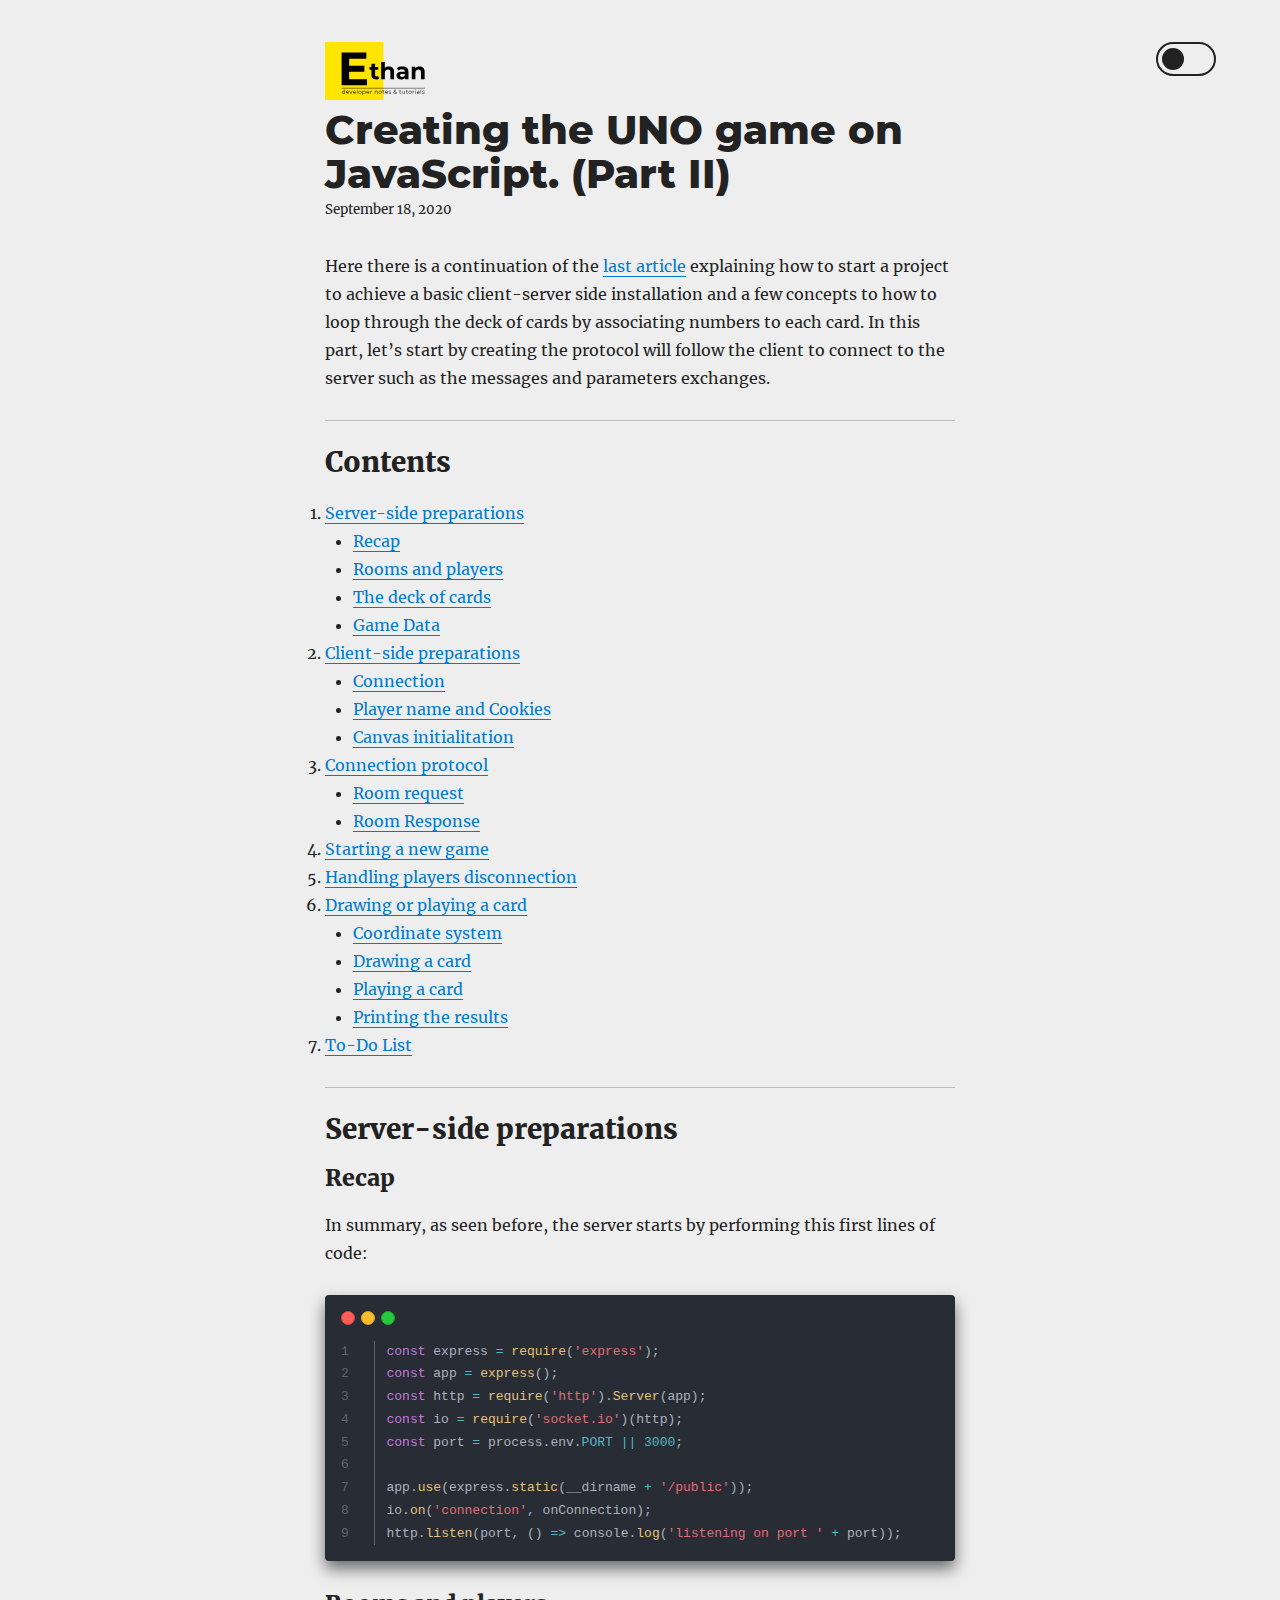
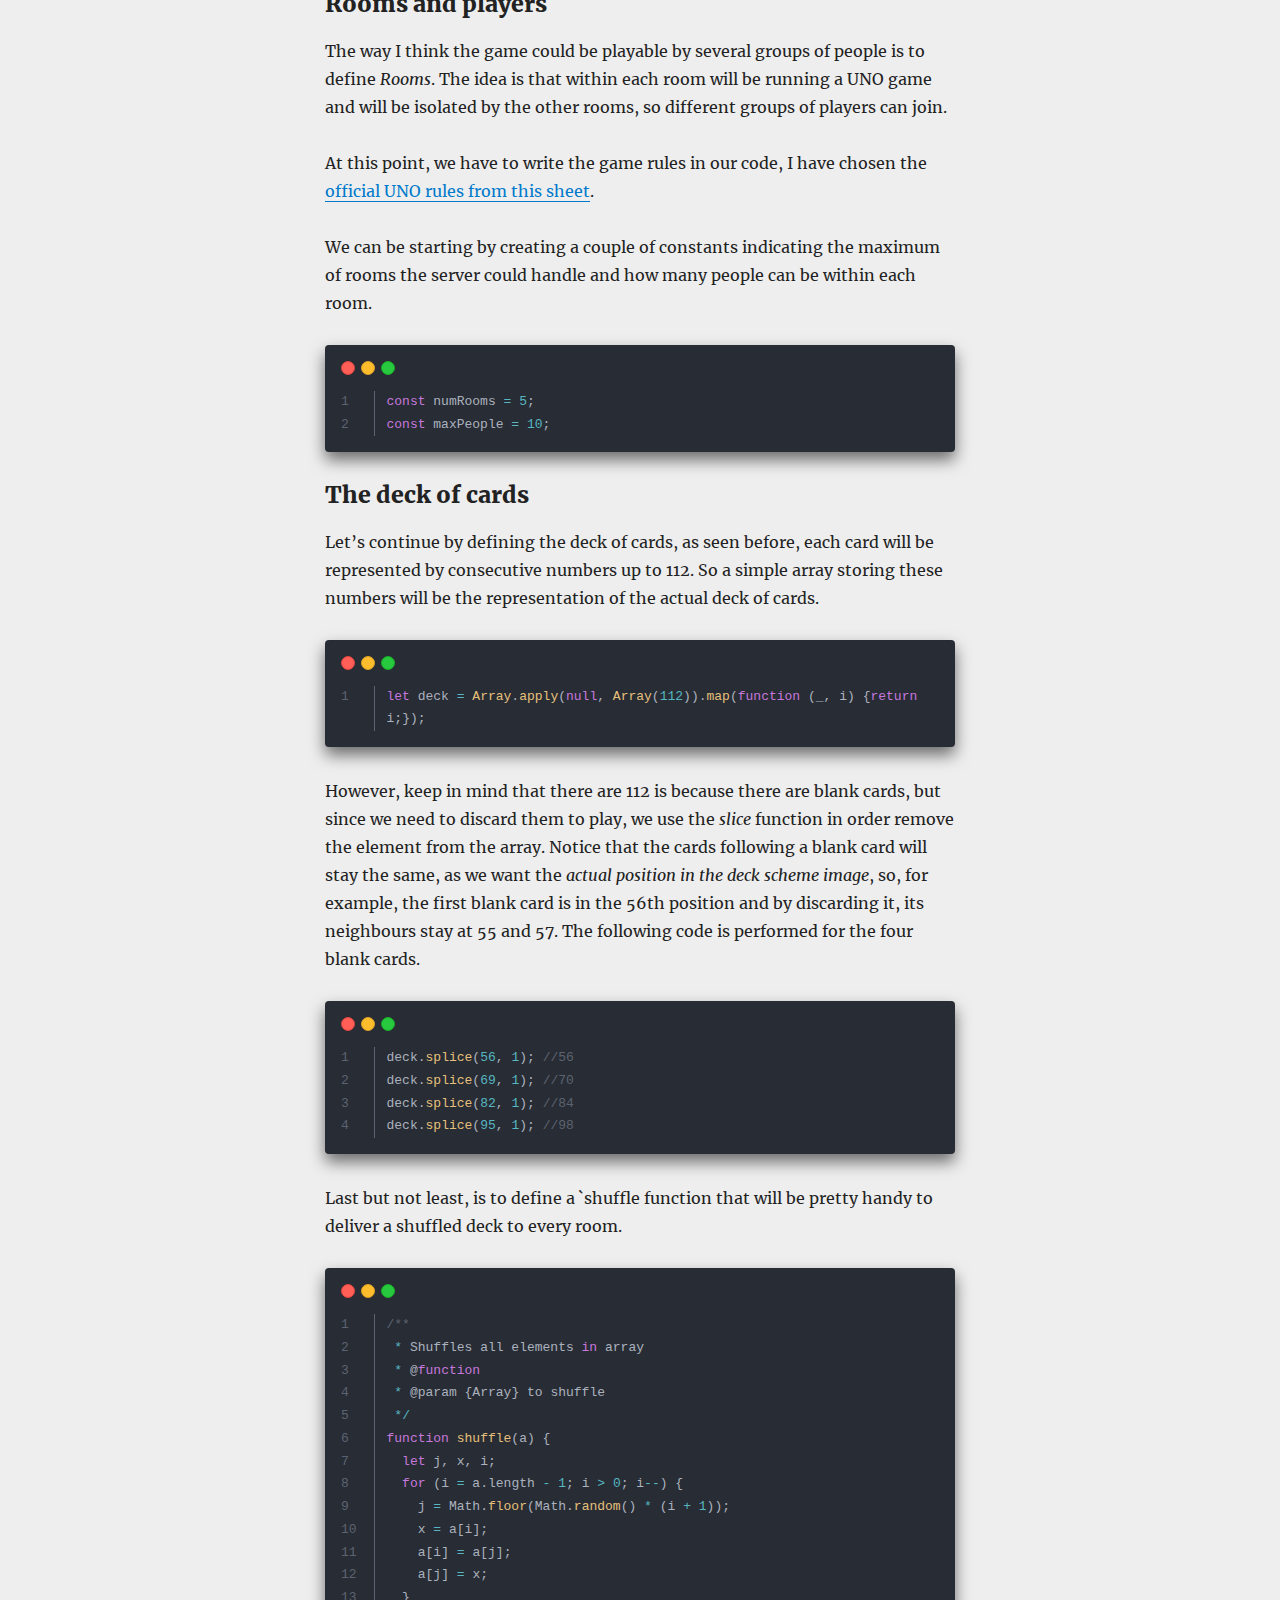
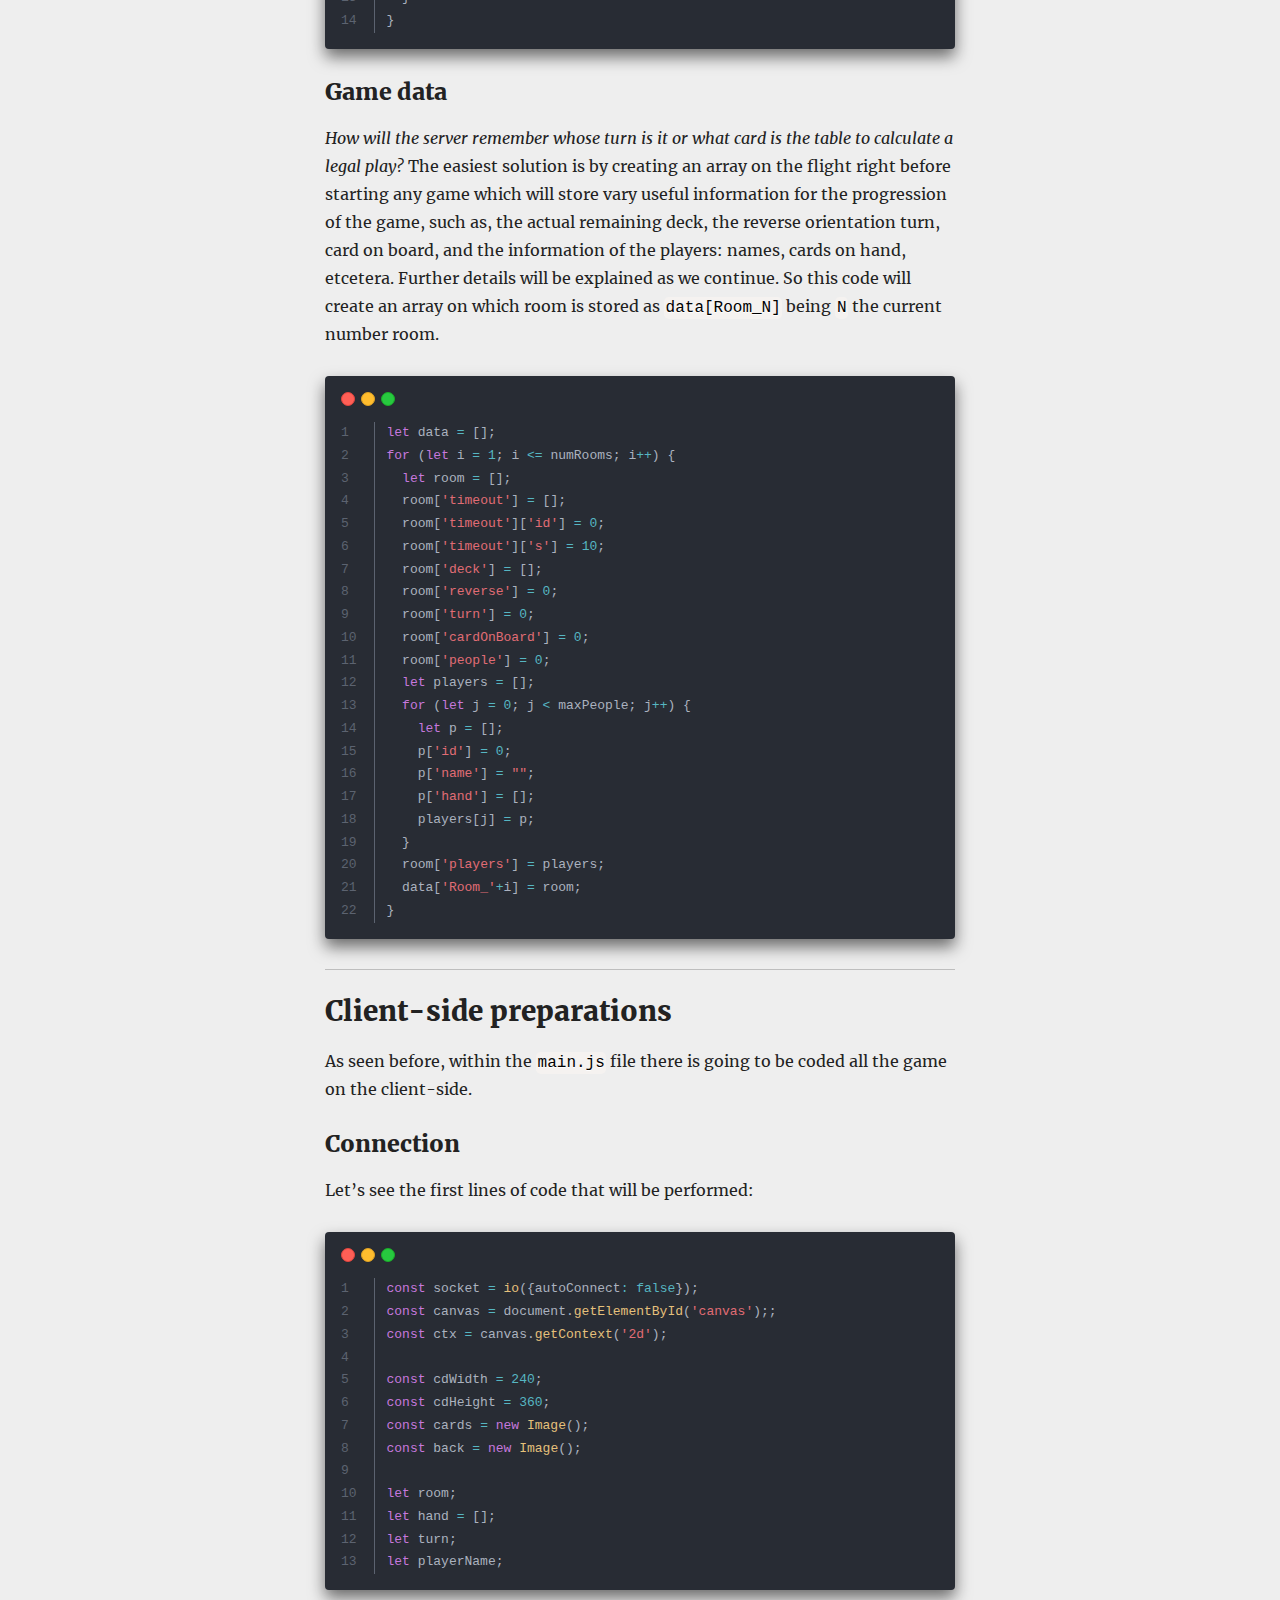
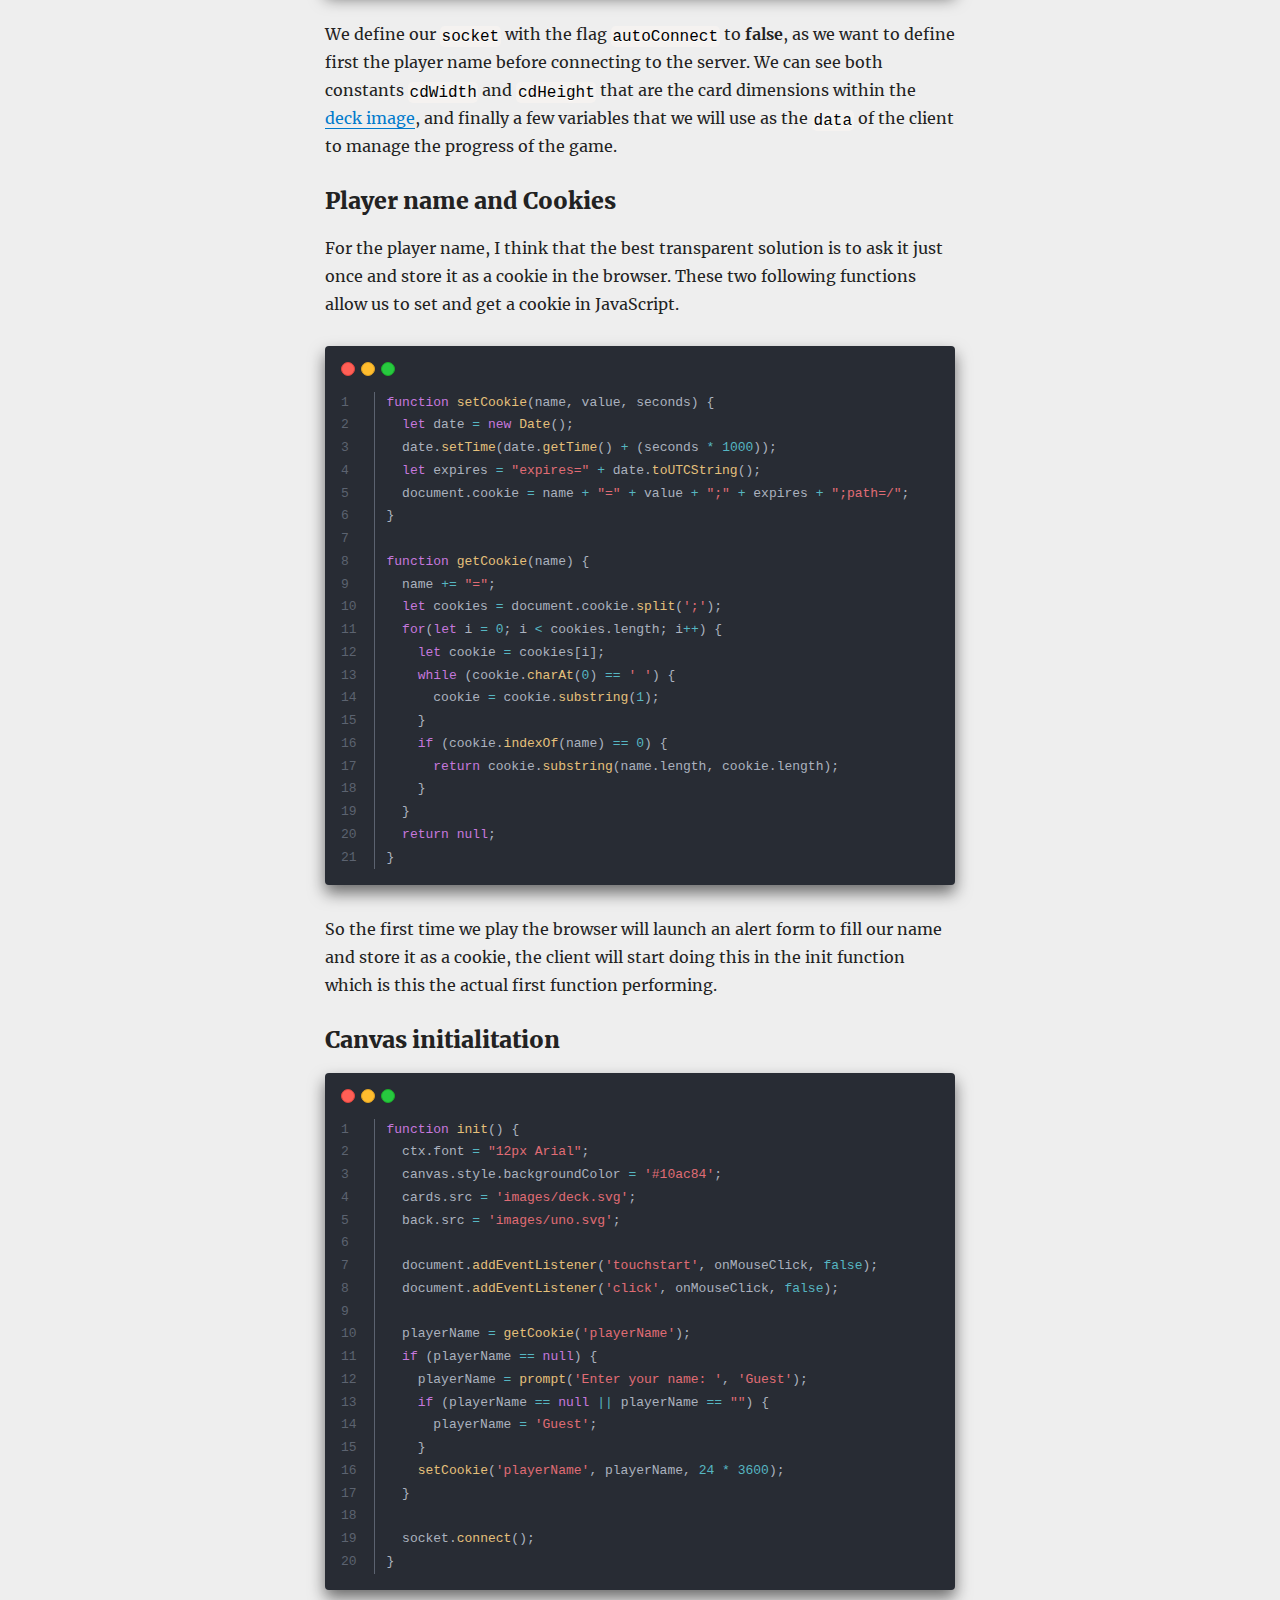
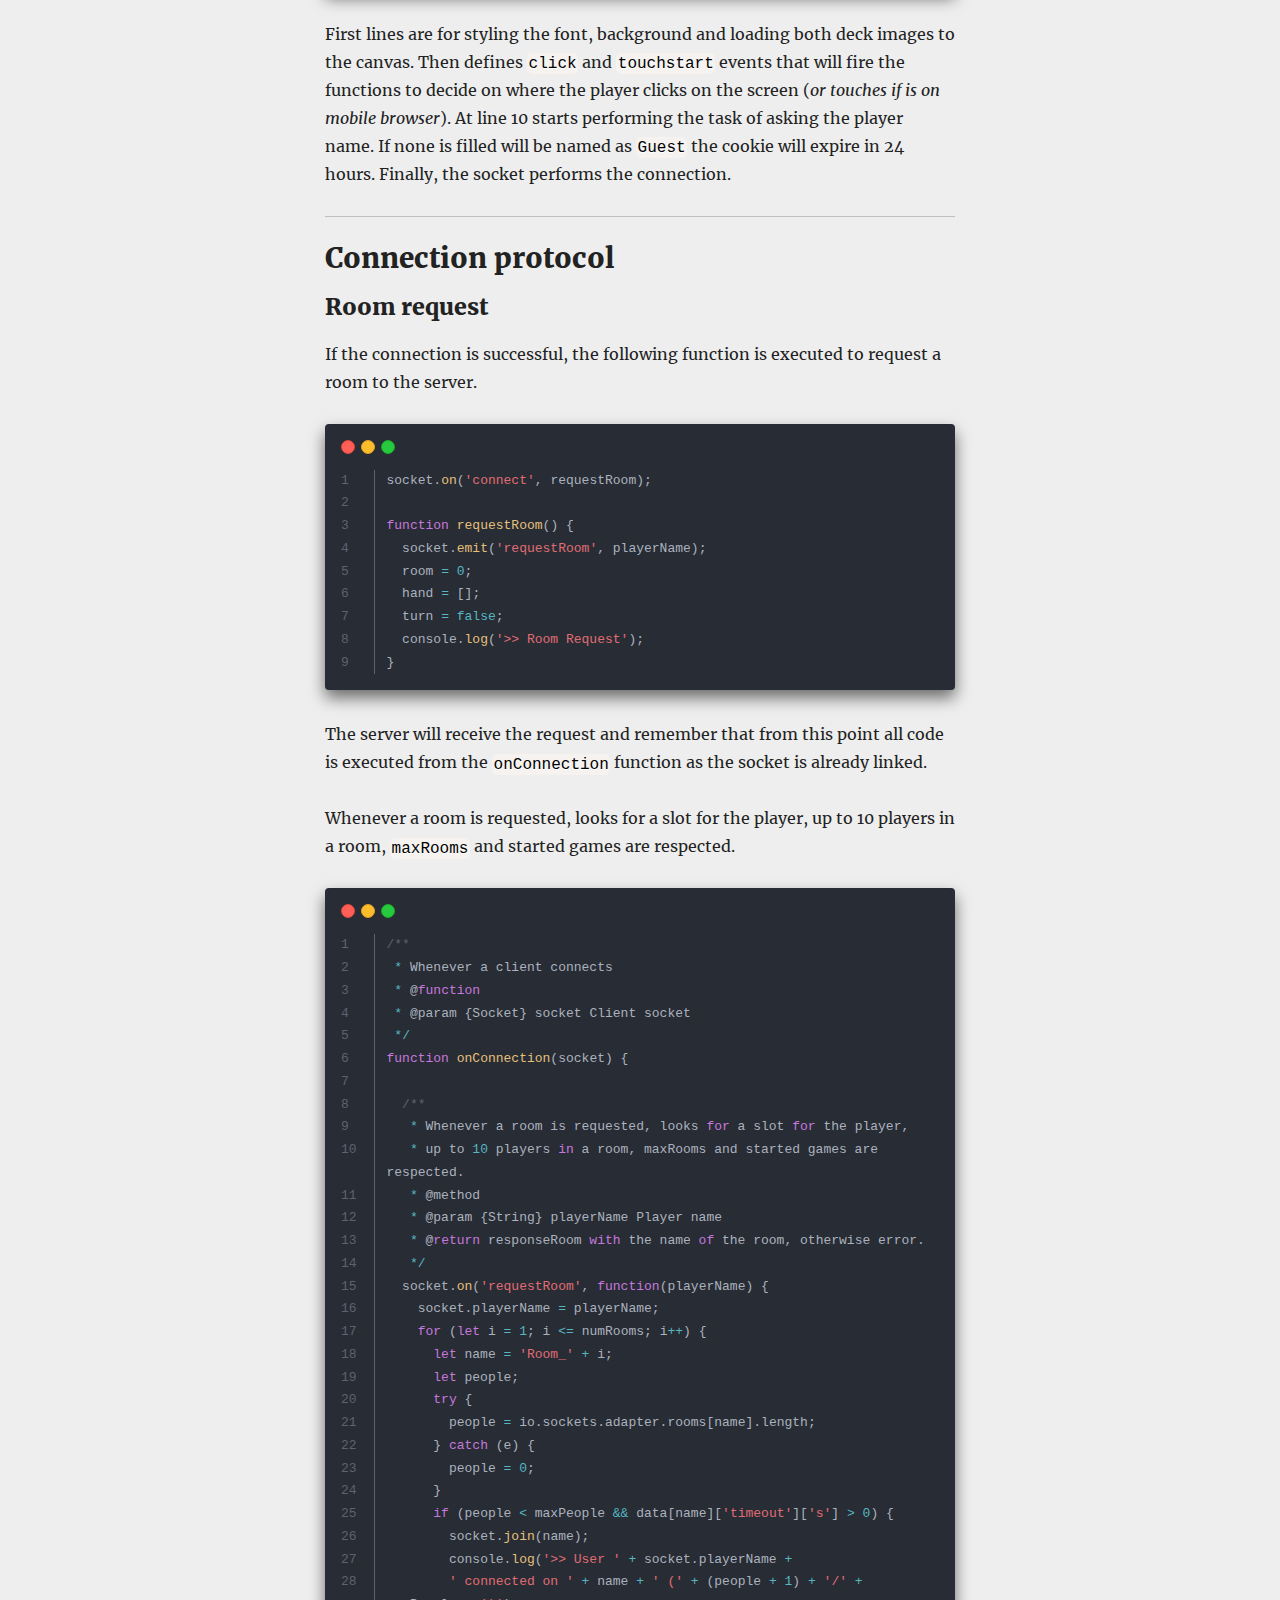
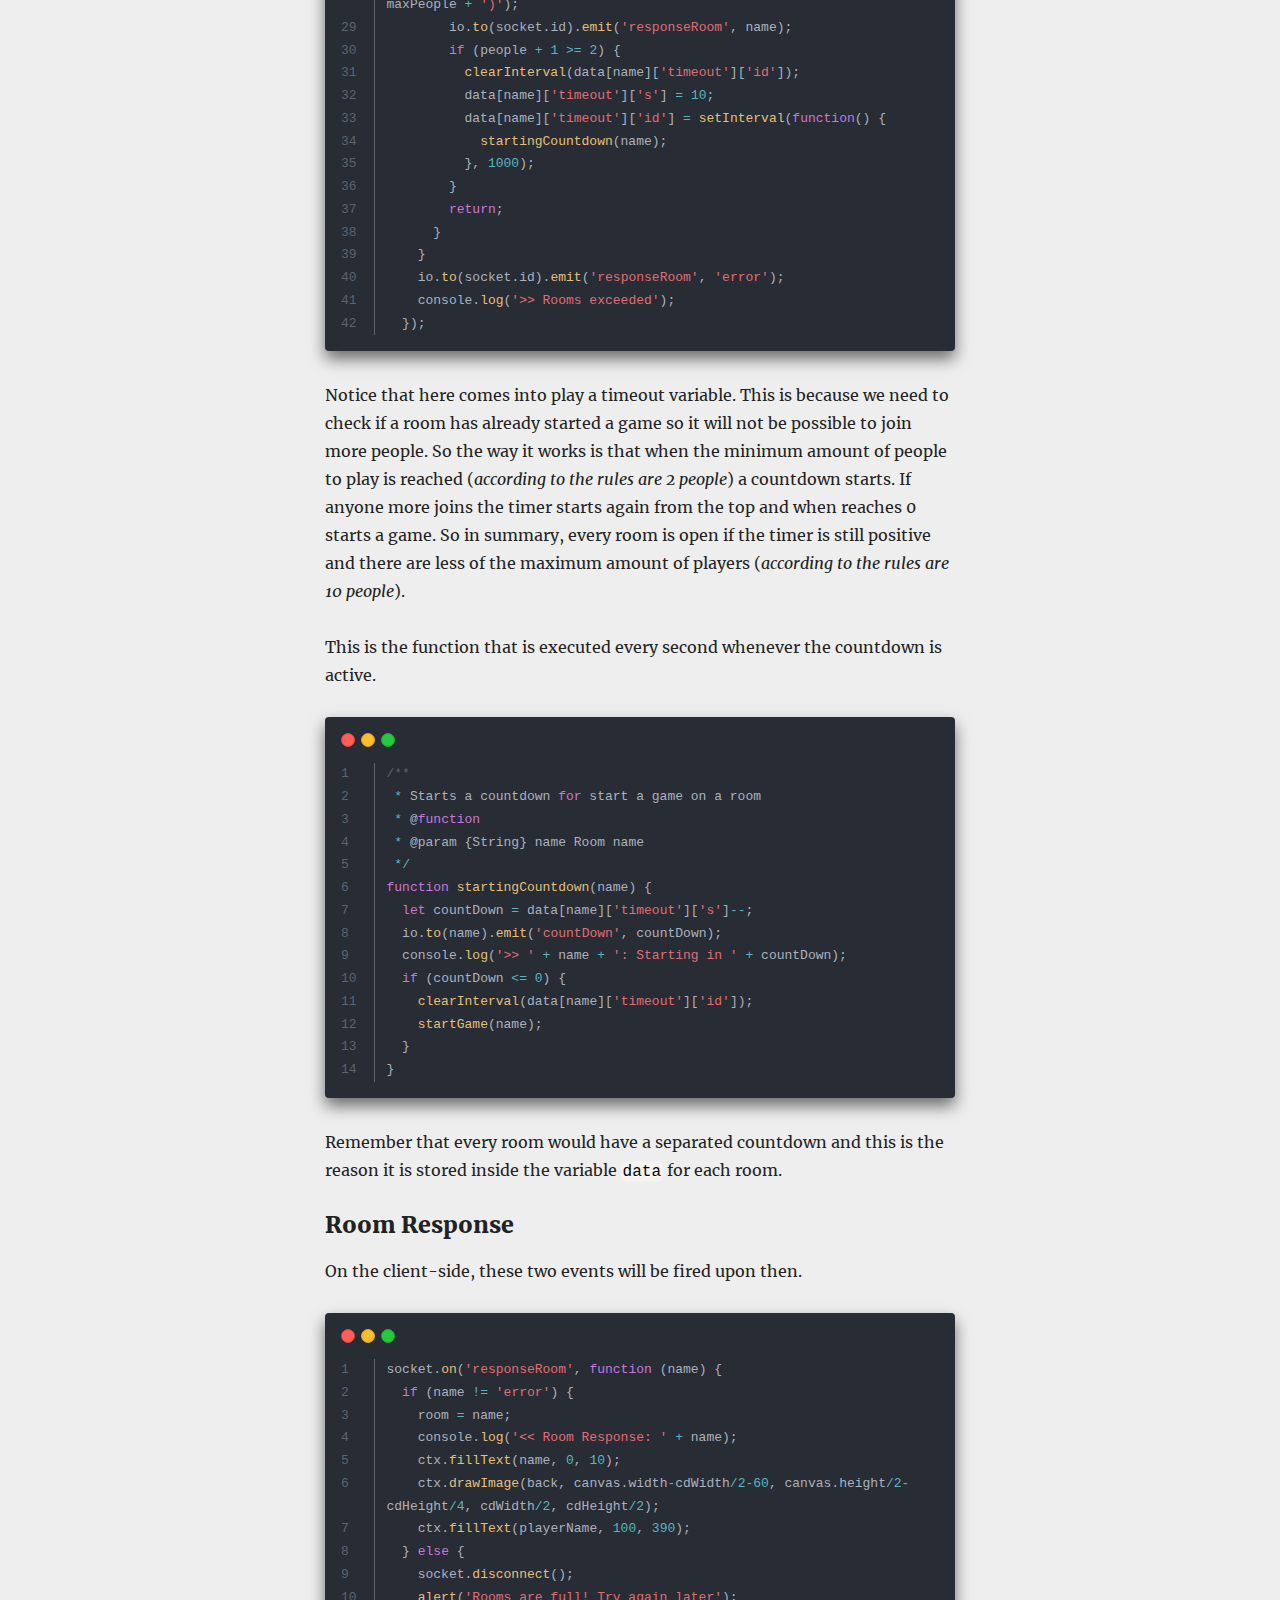
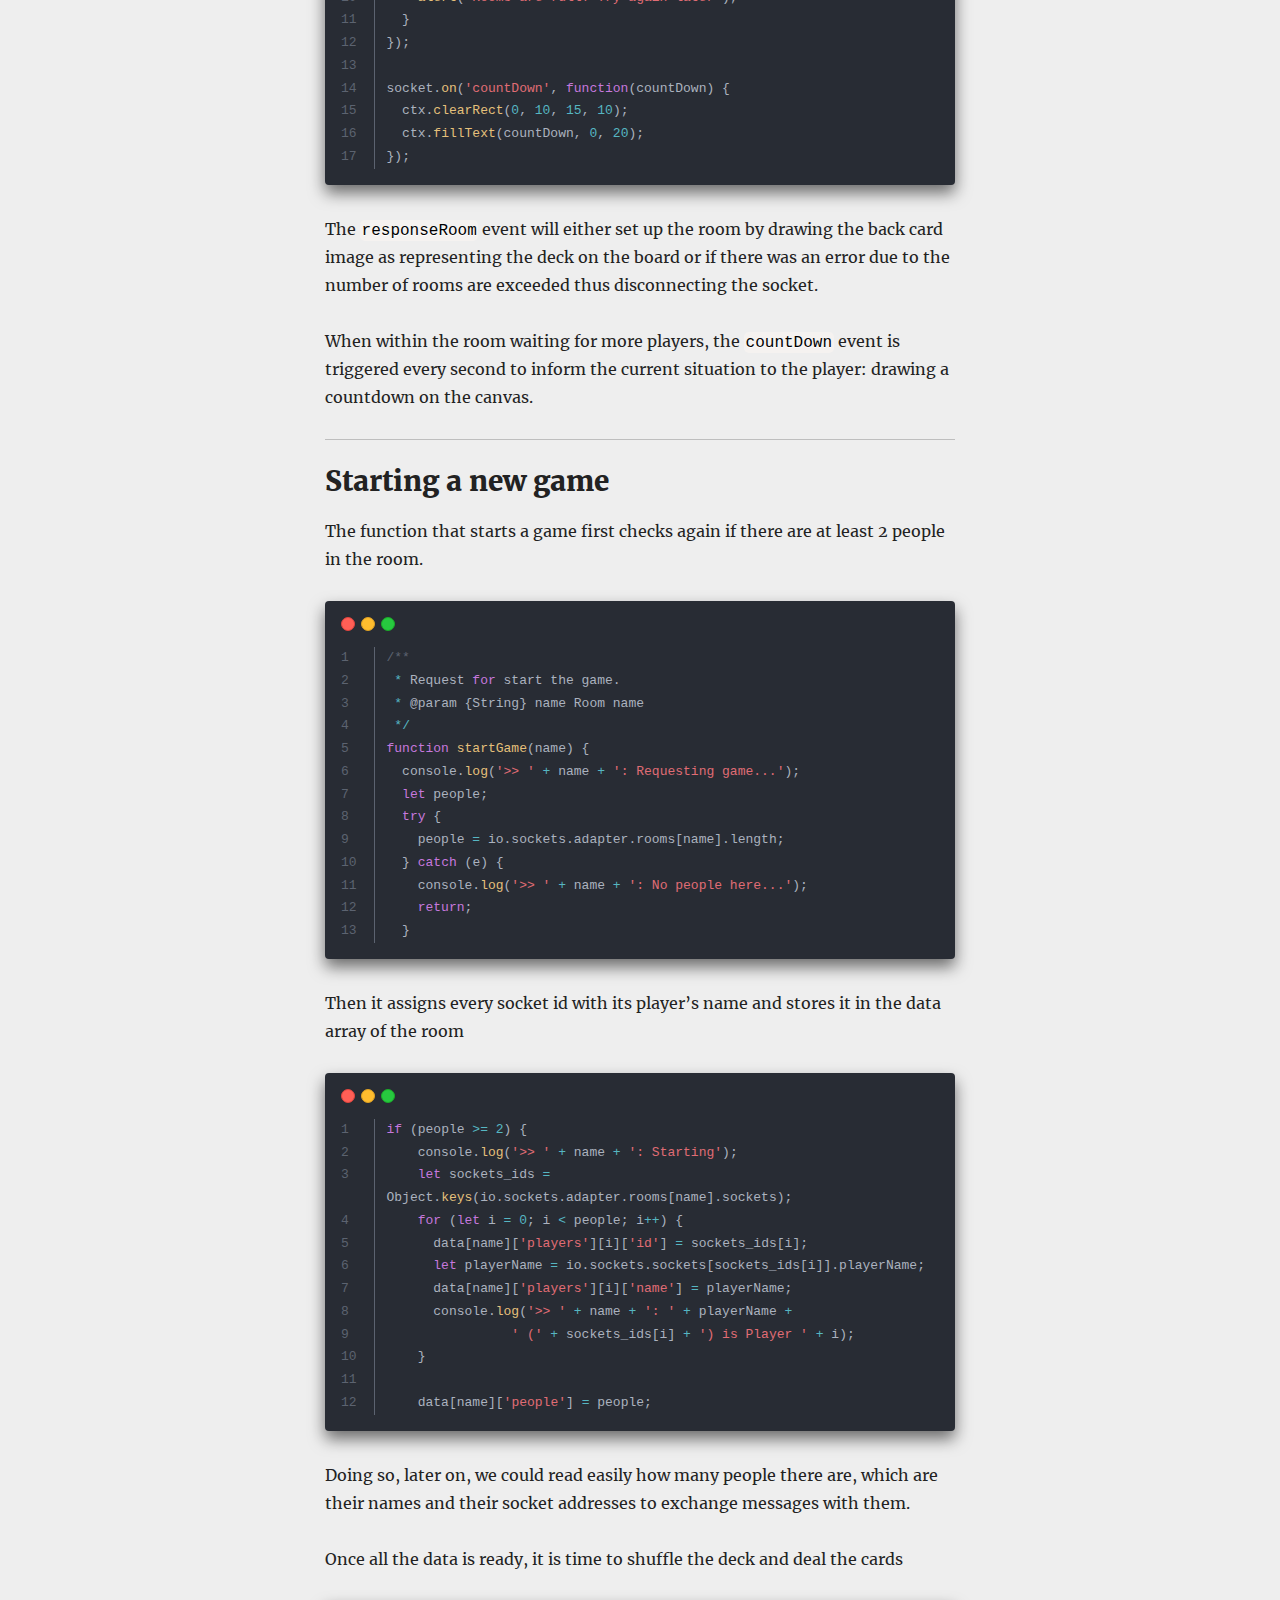
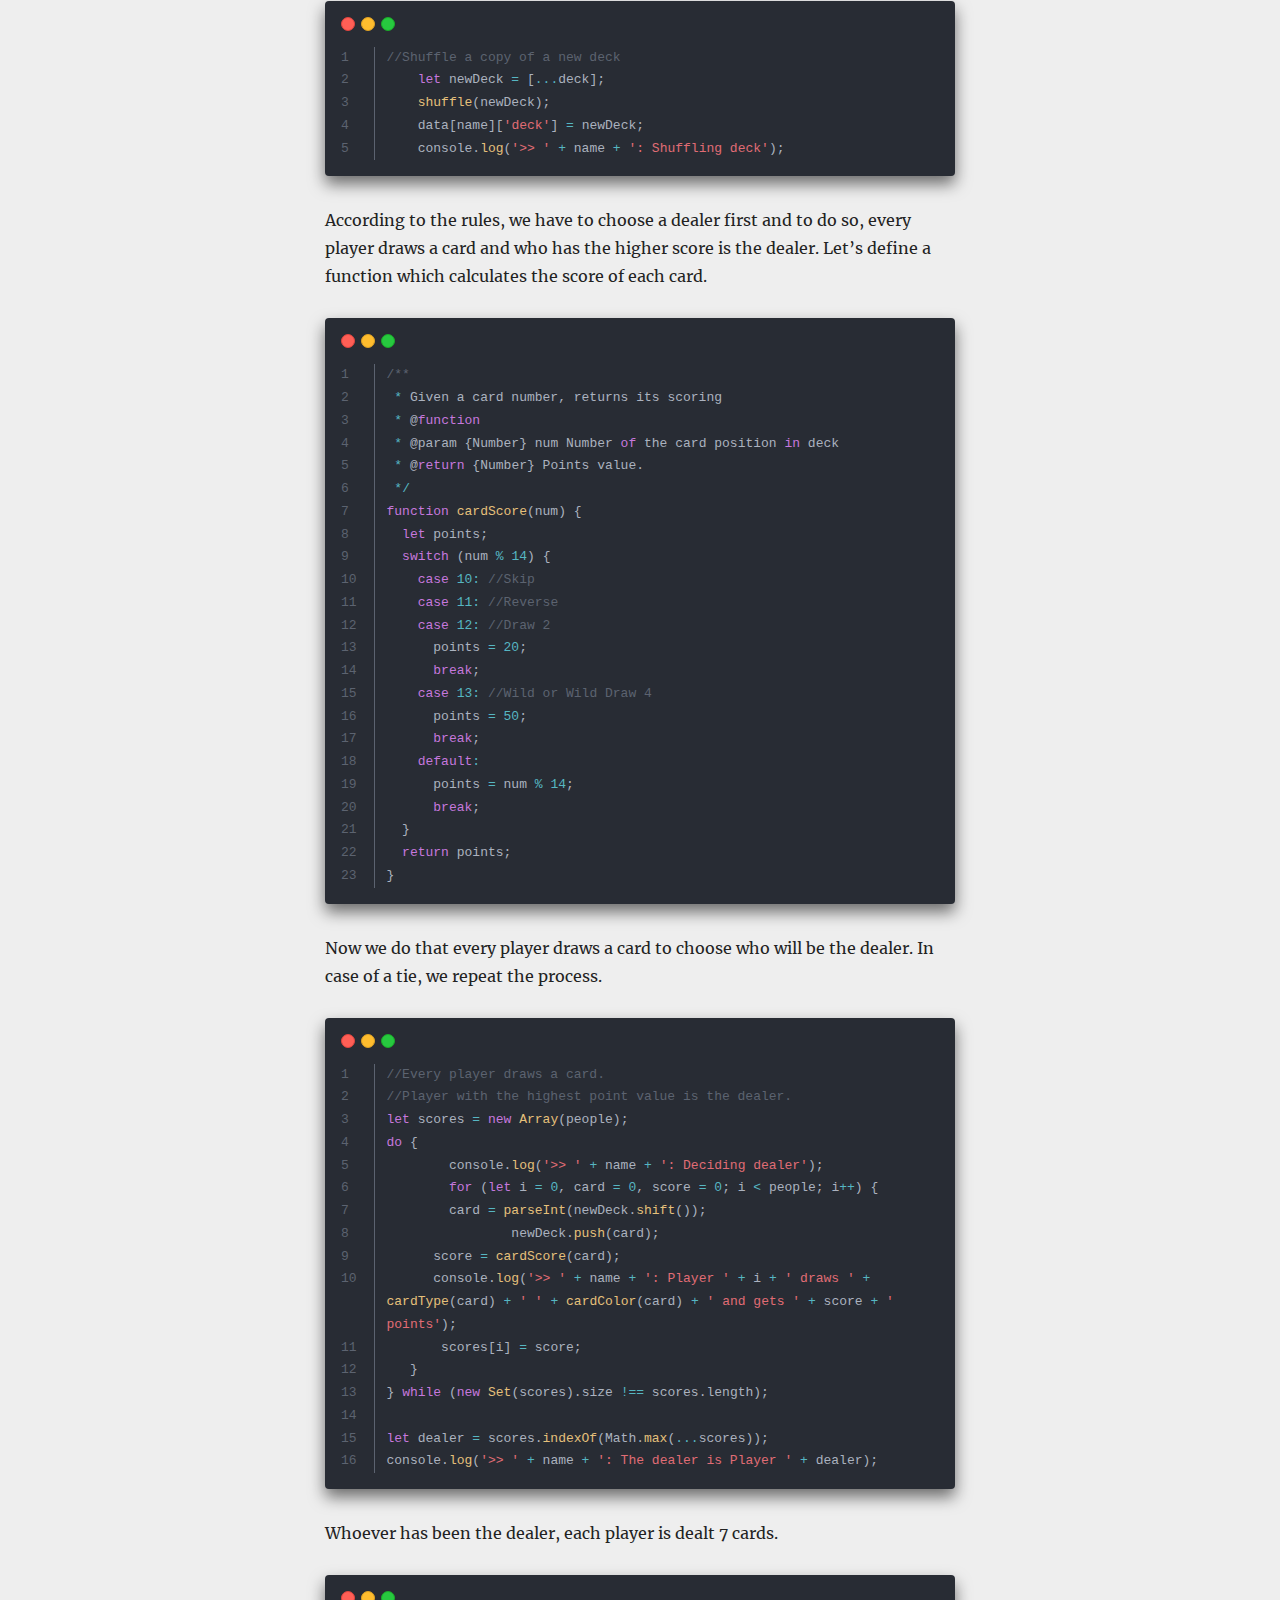
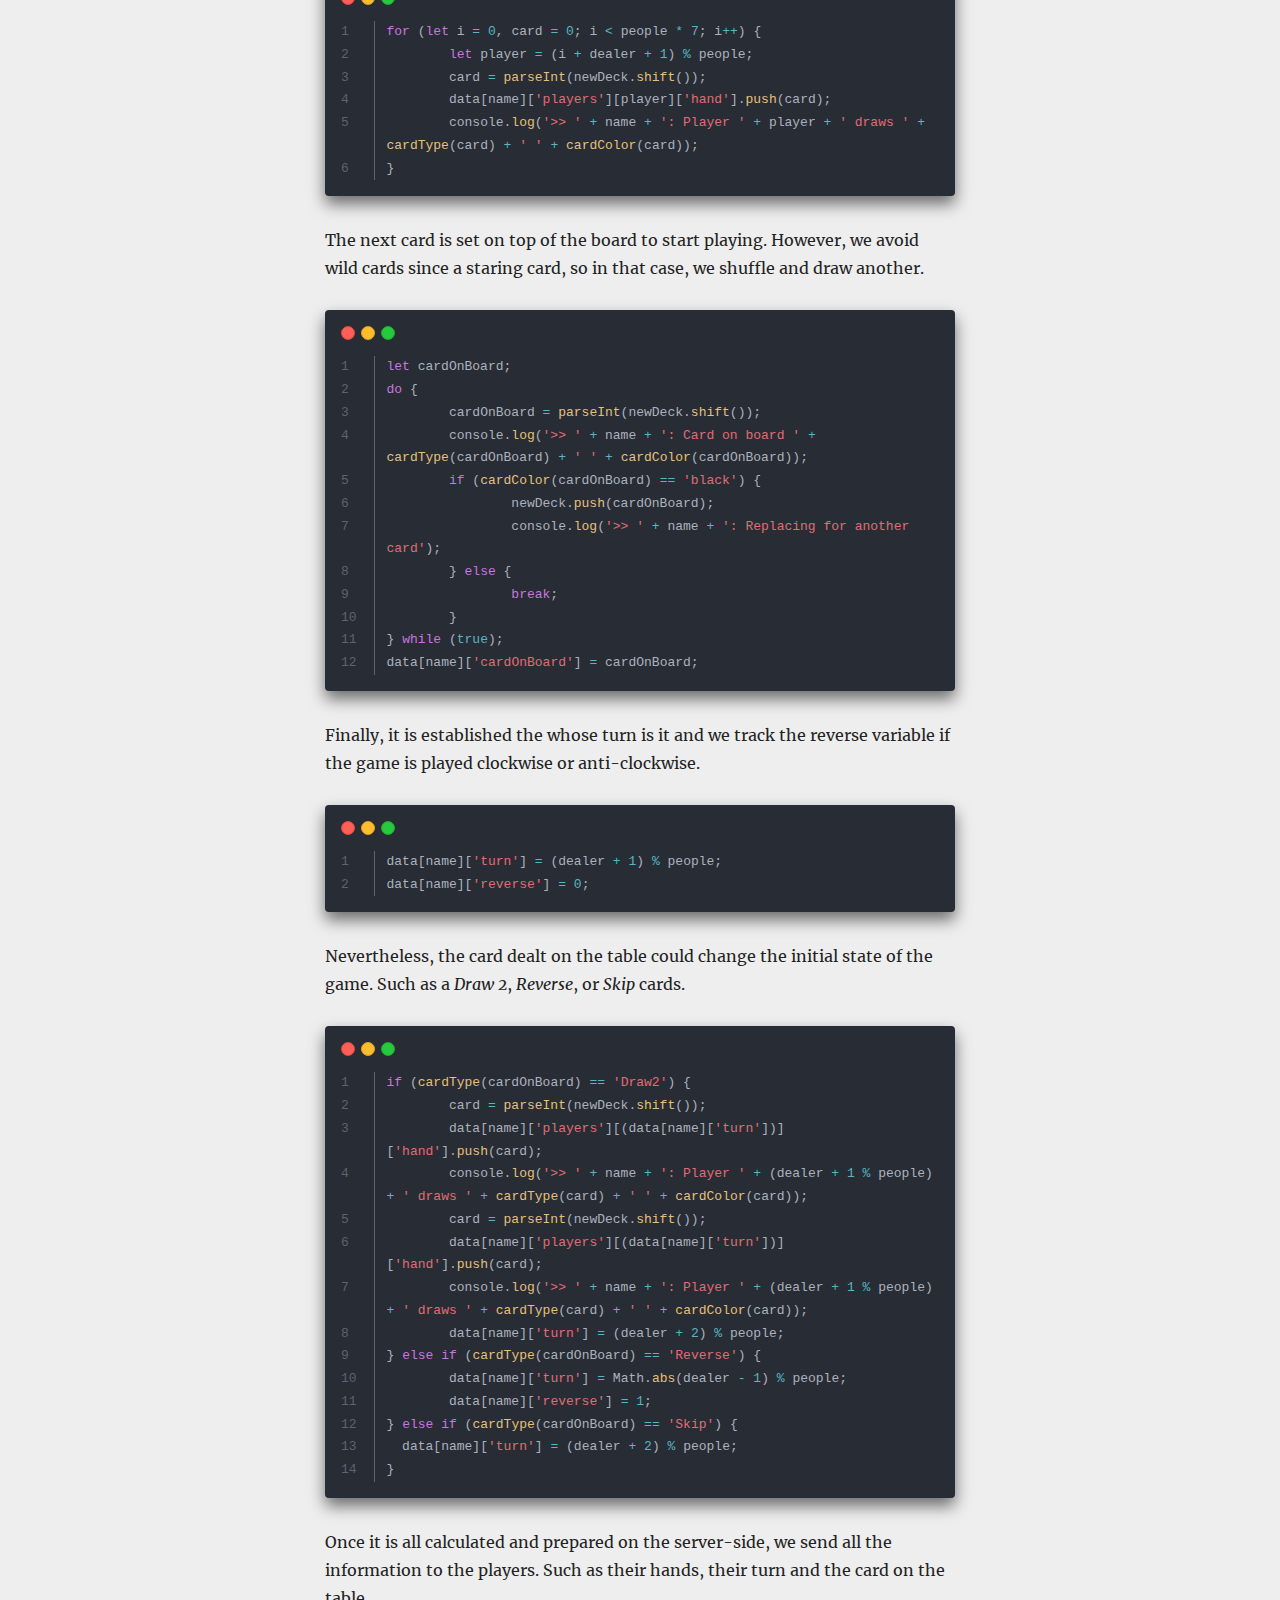
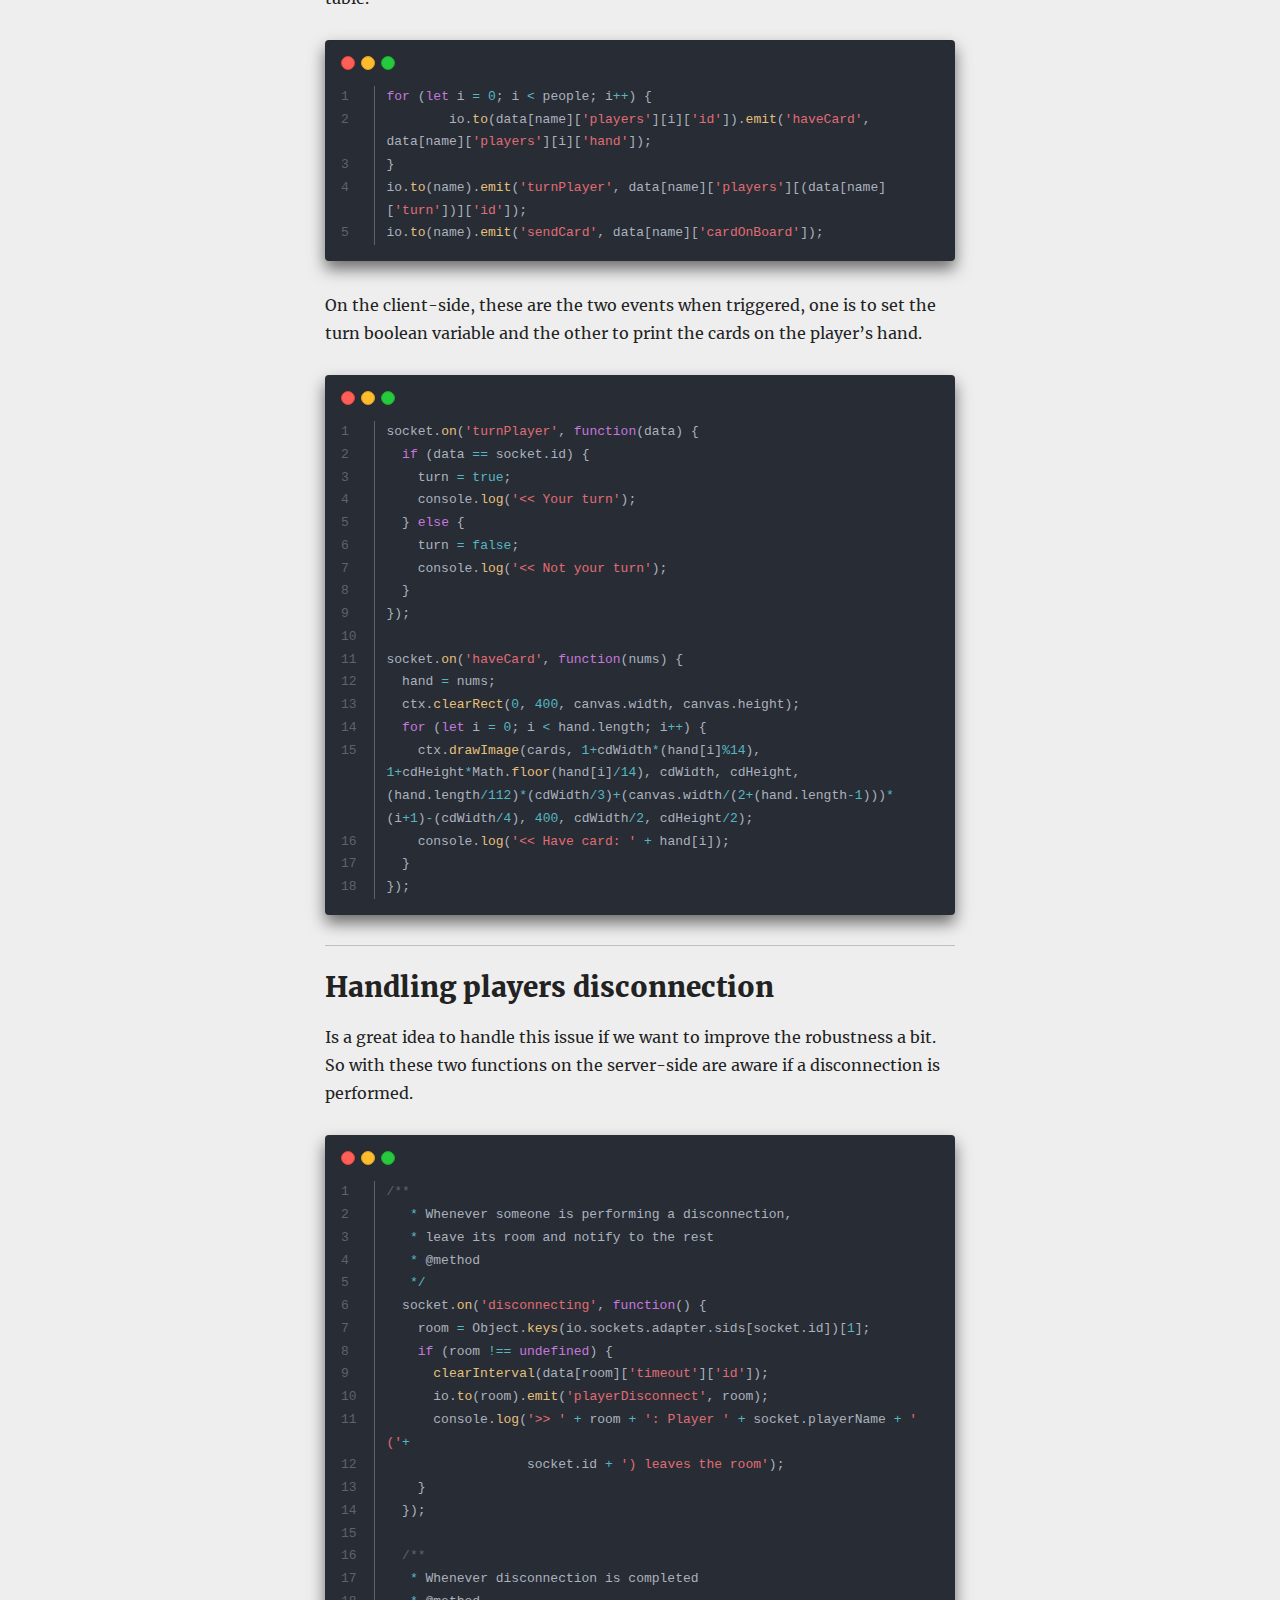
<file: uno-part2/index.html>
<!DOCTYPE html><html lang="en"><head><meta charSet="utf-8"/><meta http-equiv="x-ua-compatible" content="ie=edge"/><meta name="viewport" content="width=device-width, initial-scale=1, shrink-to-fit=no"/><style id="typography.js">html{font-family:sans-serif;-ms-text-size-adjust:100%;-webkit-text-size-adjust:100%}body{margin:0}article,aside,details,figcaption,figure,footer,header,main,menu,nav,section,summary{display:block}audio,canvas,progress,video{display:inline-block}audio:not([controls]){display:none;height:0}progress{vertical-align:baseline}[hidden],template{display:none}a{background-color:transparent;}a:active,a:hover{outline-width:0}abbr[title]{border-bottom:none;text-decoration:underline;text-decoration:underline dotted}b,strong{font-weight:inherit;font-weight:bolder}dfn{font-style:italic}h1{font-size:2em;margin:.67em 0}mark{background-color:#ff0;color:#000}small{font-size:80%}sub,sup{font-size:75%;line-height:0;position:relative;vertical-align:baseline}sub{bottom:-.25em}sup{top:-.5em}img{border-style:none}svg:not(:root){overflow:hidden}code,kbd,pre,samp{font-family:monospace,monospace;font-size:1em}figure{margin:1em 40px}hr{box-sizing:content-box;height:0;overflow:visible}button,input,optgroup,select,textarea{font:inherit;margin:0}optgroup{font-weight:700}button,input{overflow:visible}button,select{text-transform:none}[type=reset],[type=submit],button,html [type=button]{-webkit-appearance:button}[type=button]::-moz-focus-inner,[type=reset]::-moz-focus-inner,[type=submit]::-moz-focus-inner,button::-moz-focus-inner{border-style:none;padding:0}[type=button]:-moz-focusring,[type=reset]:-moz-focusring,[type=submit]:-moz-focusring,button:-moz-focusring{outline:1px dotted ButtonText}fieldset{border:1px solid silver;margin:0 2px;padding:.35em .625em .75em}legend{box-sizing:border-box;color:inherit;display:table;max-width:100%;padding:0;white-space:normal}textarea{overflow:auto}[type=checkbox],[type=radio]{box-sizing:border-box;padding:0}[type=number]::-webkit-inner-spin-button,[type=number]::-webkit-outer-spin-button{height:auto}[type=search]{-webkit-appearance:textfield;outline-offset:-2px}[type=search]::-webkit-search-cancel-button,[type=search]::-webkit-search-decoration{-webkit-appearance:none}::-webkit-input-placeholder{color:inherit;opacity:.54}::-webkit-file-upload-button{-webkit-appearance:button;font:inherit}html{font:100%/1.75 'Merriweather','Georgia',serif;box-sizing:border-box;overflow-y:scroll;}*{box-sizing:inherit;}*:before{box-sizing:inherit;}*:after{box-sizing:inherit;}body{color:hsla(0,0%,0%,0.9);font-family:'Merriweather','Georgia',serif;font-weight:400;word-wrap:break-word;font-kerning:normal;-moz-font-feature-settings:"kern", "liga", "clig", "calt";-ms-font-feature-settings:"kern", "liga", "clig", "calt";-webkit-font-feature-settings:"kern", "liga", "clig", "calt";font-feature-settings:"kern", "liga", "clig", "calt";}img{max-width:100%;margin-left:0;margin-right:0;margin-top:0;padding-bottom:0;padding-left:0;padding-right:0;padding-top:0;margin-bottom:1.75rem;}h1{margin-left:0;margin-right:0;margin-top:0;padding-bottom:0;padding-left:0;padding-right:0;padding-top:0;margin-bottom:1.75rem;color:inherit;font-family:Montserrat,sans-serif;font-weight:900;text-rendering:optimizeLegibility;font-size:2.5rem;line-height:1.1;}h2{margin-left:0;margin-right:0;margin-top:0;padding-bottom:0;padding-left:0;padding-right:0;padding-top:0;margin-bottom:1.75rem;color:inherit;font-family:'Merriweather','Georgia',serif;font-weight:900;text-rendering:optimizeLegibility;font-size:1.73286rem;line-height:1.1;}h3{margin-left:0;margin-right:0;margin-top:0;padding-bottom:0;padding-left:0;padding-right:0;padding-top:0;margin-bottom:1.75rem;color:inherit;font-family:'Merriweather','Georgia',serif;font-weight:900;text-rendering:optimizeLegibility;font-size:1.4427rem;line-height:1.1;}h4{margin-left:0;margin-right:0;margin-top:0;padding-bottom:0;padding-left:0;padding-right:0;padding-top:0;margin-bottom:1.75rem;color:inherit;font-family:'Merriweather','Georgia',serif;font-weight:900;text-rendering:optimizeLegibility;font-size:1rem;line-height:1.1;letter-spacing:0.140625em;text-transform:uppercase;}h5{margin-left:0;margin-right:0;margin-top:0;padding-bottom:0;padding-left:0;padding-right:0;padding-top:0;margin-bottom:1.75rem;color:inherit;font-family:'Merriweather','Georgia',serif;font-weight:900;text-rendering:optimizeLegibility;font-size:0.83255rem;line-height:1.1;}h6{margin-left:0;margin-right:0;margin-top:0;padding-bottom:0;padding-left:0;padding-right:0;padding-top:0;margin-bottom:1.75rem;color:inherit;font-family:'Merriweather','Georgia',serif;font-weight:900;text-rendering:optimizeLegibility;font-size:0.75966rem;line-height:1.1;font-style:italic;}hgroup{margin-left:0;margin-right:0;margin-top:0;padding-bottom:0;padding-left:0;padding-right:0;padding-top:0;margin-bottom:1.75rem;}ul{margin-left:1.75rem;margin-right:0;margin-top:0;padding-bottom:0;padding-left:0;padding-right:0;padding-top:0;margin-bottom:1.75rem;list-style-position:outside;list-style-image:none;list-style:disc;}ol{margin-left:1.75rem;margin-right:0;margin-top:0;padding-bottom:0;padding-left:0;padding-right:0;padding-top:0;margin-bottom:1.75rem;list-style-position:outside;list-style-image:none;}dl{margin-left:0;margin-right:0;margin-top:0;padding-bottom:0;padding-left:0;padding-right:0;padding-top:0;margin-bottom:1.75rem;}dd{margin-left:0;margin-right:0;margin-top:0;padding-bottom:0;padding-left:0;padding-right:0;padding-top:0;margin-bottom:1.75rem;}p{margin-left:0;margin-right:0;margin-top:0;padding-bottom:0;padding-left:0;padding-right:0;padding-top:0;margin-bottom:1.75rem;}figure{margin-left:0;margin-right:0;margin-top:0;padding-bottom:0;padding-left:0;padding-right:0;padding-top:0;margin-bottom:1.75rem;}pre{margin-left:0;margin-right:0;margin-top:0;padding-bottom:0;padding-left:0;padding-right:0;padding-top:0;margin-bottom:1.75rem;font-size:0.85rem;line-height:1.75rem;}table{margin-left:0;margin-right:0;margin-top:0;padding-bottom:0;padding-left:0;padding-right:0;padding-top:0;margin-bottom:1.75rem;font-size:1rem;line-height:1.75rem;border-collapse:collapse;width:100%;}fieldset{margin-left:0;margin-right:0;margin-top:0;padding-bottom:0;padding-left:0;padding-right:0;padding-top:0;margin-bottom:1.75rem;}blockquote{margin-left:-1.75rem;margin-right:1.75rem;margin-top:0;padding-bottom:0;padding-left:1.42188rem;padding-right:0;padding-top:0;margin-bottom:1.75rem;font-size:1.20112rem;line-height:1.75rem;color:hsla(0,0%,0%,0.59);font-style:italic;border-left:0.32813rem solid hsla(0,0%,0%,0.9);}form{margin-left:0;margin-right:0;margin-top:0;padding-bottom:0;padding-left:0;padding-right:0;padding-top:0;margin-bottom:1.75rem;}noscript{margin-left:0;margin-right:0;margin-top:0;padding-bottom:0;padding-left:0;padding-right:0;padding-top:0;margin-bottom:1.75rem;}iframe{margin-left:0;margin-right:0;margin-top:0;padding-bottom:0;padding-left:0;padding-right:0;padding-top:0;margin-bottom:1.75rem;}hr{margin-left:0;margin-right:0;margin-top:0;padding-bottom:0;padding-left:0;padding-right:0;padding-top:0;margin-bottom:calc(1.75rem - 1px);background:hsla(0,0%,0%,0.2);border:none;height:1px;}address{margin-left:0;margin-right:0;margin-top:0;padding-bottom:0;padding-left:0;padding-right:0;padding-top:0;margin-bottom:1.75rem;}b{font-weight:700;}strong{font-weight:700;}dt{font-weight:700;}th{font-weight:700;}li{margin-bottom:calc(1.75rem / 2);}ol li{padding-left:0;}ul li{padding-left:0;}li > ol{margin-left:1.75rem;margin-bottom:calc(1.75rem / 2);margin-top:calc(1.75rem / 2);}li > ul{margin-left:1.75rem;margin-bottom:calc(1.75rem / 2);margin-top:calc(1.75rem / 2);}blockquote *:last-child{margin-bottom:0;}li *:last-child{margin-bottom:0;}p *:last-child{margin-bottom:0;}li > p{margin-bottom:calc(1.75rem / 2);}code{font-size:0.85rem;line-height:1.75rem;}kbd{font-size:0.85rem;line-height:1.75rem;}samp{font-size:0.85rem;line-height:1.75rem;}abbr{border-bottom:1px dotted hsla(0,0%,0%,0.5);cursor:help;}acronym{border-bottom:1px dotted hsla(0,0%,0%,0.5);cursor:help;}abbr[title]{border-bottom:1px dotted hsla(0,0%,0%,0.5);cursor:help;text-decoration:none;}thead{text-align:left;}td,th{text-align:left;border-bottom:1px solid hsla(0,0%,0%,0.12);font-feature-settings:"tnum";-moz-font-feature-settings:"tnum";-ms-font-feature-settings:"tnum";-webkit-font-feature-settings:"tnum";padding-left:1.16667rem;padding-right:1.16667rem;padding-top:0.875rem;padding-bottom:calc(0.875rem - 1px);}th:first-child,td:first-child{padding-left:0;}th:last-child,td:last-child{padding-right:0;}blockquote > :last-child{margin-bottom:0;}blockquote cite{font-size:1rem;line-height:1.75rem;color:hsla(0,0%,0%,0.9);font-weight:400;}blockquote cite:before{content:"— ";}ul,ol{margin-left:0;}@media only screen and (max-width:480px){ul,ol{margin-left:1.75rem;}blockquote{margin-left:-1.3125rem;margin-right:0;padding-left:0.98438rem;}}h1,h2,h3,h4,h5,h6{margin-top:3.5rem;}a{box-shadow:0 1px 0 0 currentColor;color:#007acc;text-decoration:none;}a:hover,a:active{box-shadow:none;}mark,ins{background:#007acc;color:white;padding:0.10938rem 0.21875rem;text-decoration:none;}a.gatsby-resp-image-link{box-shadow:none;}</style><style data-href="/styles.31e1208c1105d24e6201.css" id="gatsby-global-css">body{--text-color:#222;--bkg-color:#eee;--anchor-color:#007acc}body.dark-theme{--text-color:#eee;--bkg-color:#121212;--anchor-color:#809fff}@media (prefers-color-scheme:dark){body{--text-color:#eee;--bkg-color:#121212;--anchor-color:#809fff}body.light-theme{--text-color:#222;--bkg-color:#fff;--anchor-color:#007acc}}body{background:var(--bkg-color);color:var(--text-color)}body a{color:var(--anchor-color)}body.dark-theme .logoSvg{fill:#eee}body.dark-theme .logoSvg>g:first-child>rect{fill:#2c3e50!important}body.dark-theme img{-webkit-filter:brightness(.8) contrast(1.2);filter:brightness(.8) contrast(1.2)}.switch{position:fixed;width:60px;height:34px;right:5%}.switch input{opacity:0;width:0;height:0}.slider{position:absolute;cursor:pointer;top:0;left:0;right:0;bottom:0;background-color:transparent;border:2px solid var(--text-color)}.slider:before{position:absolute;content:"";height:22px;width:22px;left:4px;bottom:4px;background-color:var(--text-color);transition:.2s}input:checked+.slider:before{-webkit-transform:translateX(26px);transform:translateX(26px)}.slider.round{border-radius:34px}.slider.round:before{border-radius:50%}.anchor{box-shadow:none}.logoLink img{margin-bottom:0}article section h2,article section h3{margin-top:0;margin-bottom:20px}article section deckgo-highlight-code{margin-bottom:30px}.task-list-item{list-style:none}article section ol li,article section ol li>p,article section ol ul,article section ol ul li{margin-top:0;margin-bottom:0}@font-face{font-family:Montserrat;font-style:normal;font-display:swap;font-weight:100;src:local("Montserrat Thin "),local("Montserrat-Thin"),url(/static/montserrat-latin-100-191cc9f50f3b76b9617cb383f19acb7d.woff2) format("woff2"),url(/static/montserrat-latin-100-370318464551d5f25b0f0a78f374faac.woff) format("woff")}@font-face{font-family:Montserrat;font-style:italic;font-display:swap;font-weight:100;src:local("Montserrat Thin italic"),local("Montserrat-Thinitalic"),url(/static/montserrat-latin-100italic-bdeaeb79db315697bd173a55b097dc18.woff2) format("woff2"),url(/static/montserrat-latin-100italic-ecf7d49386e8f265878e735db34a7c4b.woff) format("woff")}@font-face{font-family:Montserrat;font-style:normal;font-display:swap;font-weight:200;src:local("Montserrat Extra Light "),local("Montserrat-Extra Light"),url(/static/montserrat-latin-200-85d5ef9db7f2dc6979172a4a3b2c57cb.woff2) format("woff2"),url(/static/montserrat-latin-200-1fc98e126a3d152549240e6244d7e669.woff) format("woff")}@font-face{font-family:Montserrat;font-style:italic;font-display:swap;font-weight:200;src:local("Montserrat Extra Light italic"),local("Montserrat-Extra Lightitalic"),url(/static/montserrat-latin-200italic-49095760a498d024fe1a85a078850df9.woff2) format("woff2"),url(/static/montserrat-latin-200italic-fe46cf8b9462c820457d3bf537e4057f.woff) format("woff")}@font-face{font-family:Montserrat;font-style:normal;font-display:swap;font-weight:300;src:local("Montserrat Light "),local("Montserrat-Light"),url(/static/montserrat-latin-300-7c3daf12b706645b5d3710f863a4da04.woff2) format("woff2"),url(/static/montserrat-latin-300-8dc95fab9cf98d02ca8d76e97d3dff60.woff) format("woff")}@font-face{font-family:Montserrat;font-style:italic;font-display:swap;font-weight:300;src:local("Montserrat Light italic"),local("Montserrat-Lightitalic"),url(/static/montserrat-latin-300italic-f20b178ca2024a5eac8e42e6649db86c.woff2) format("woff2"),url(/static/montserrat-latin-300italic-3fe16939288856e8e828fa2661bf2354.woff) format("woff")}@font-face{font-family:Montserrat;font-style:normal;font-display:swap;font-weight:400;src:local("Montserrat Regular "),local("Montserrat-Regular"),url(/static/montserrat-latin-400-bc3aa95dca08f5fee5291e34959c27bc.woff2) format("woff2"),url(/static/montserrat-latin-400-8102c4838f9e3d08dad644290a9cb701.woff) format("woff")}@font-face{font-family:Montserrat;font-style:italic;font-display:swap;font-weight:400;src:local("Montserrat Regular italic"),local("Montserrat-Regularitalic"),url(/static/montserrat-latin-400italic-5cad650422a7184467af5a4d17b264c4.woff2) format("woff2"),url(/static/montserrat-latin-400italic-d191f22af3bb50902b99ac577f81a322.woff) format("woff")}@font-face{font-family:Montserrat;font-style:normal;font-display:swap;font-weight:500;src:local("Montserrat Medium "),local("Montserrat-Medium"),url(/static/montserrat-latin-500-92d16e458625f4d2c8940f6bdca0ff09.woff2) format("woff2"),url(/static/montserrat-latin-500-8b763220218ffc11c57c84ddb80e7b26.woff) format("woff")}@font-face{font-family:Montserrat;font-style:italic;font-display:swap;font-weight:500;src:local("Montserrat Medium italic"),local("Montserrat-Mediumitalic"),url(/static/montserrat-latin-500italic-47bfcca6b69d6a9acca7a8bff17193e2.woff2) format("woff2"),url(/static/montserrat-latin-500italic-72c01f753c3940c0b9cb6bf2389caddf.woff) format("woff")}@font-face{font-family:Montserrat;font-style:normal;font-display:swap;font-weight:600;src:local("Montserrat SemiBold "),local("Montserrat-SemiBold"),url(/static/montserrat-latin-600-6fb1b5623e528e27c18658fecf5ee0ee.woff2) format("woff2"),url(/static/montserrat-latin-600-7c839d15a6f54e7025ba8c0c4b333e8f.woff) format("woff")}@font-face{font-family:Montserrat;font-style:italic;font-display:swap;font-weight:600;src:local("Montserrat SemiBold italic"),local("Montserrat-SemiBolditalic"),url(/static/montserrat-latin-600italic-60789af1c9338ed1a9546722ec54b4f7.woff2) format("woff2"),url(/static/montserrat-latin-600italic-f3d4de8d0afb19e777c79032ce828e3d.woff) format("woff")}@font-face{font-family:Montserrat;font-style:normal;font-display:swap;font-weight:700;src:local("Montserrat Bold "),local("Montserrat-Bold"),url(/static/montserrat-latin-700-39d93cf678c740f9f6b2b1cfde34bee3.woff2) format("woff2"),url(/static/montserrat-latin-700-80f10bd382f0df1cd650fec59f3c9394.woff) format("woff")}@font-face{font-family:Montserrat;font-style:italic;font-display:swap;font-weight:700;src:local("Montserrat Bold italic"),local("Montserrat-Bolditalic"),url(/static/montserrat-latin-700italic-ba136d97b14e82284dd595e257f11c47.woff2) format("woff2"),url(/static/montserrat-latin-700italic-8c98142b425630821139c24bd1698700.woff) format("woff")}@font-face{font-family:Montserrat;font-style:normal;font-display:swap;font-weight:800;src:local("Montserrat ExtraBold "),local("Montserrat-ExtraBold"),url(/static/montserrat-latin-800-b7018be9ed6cd94da8b6675b3a468c3b.woff2) format("woff2"),url(/static/montserrat-latin-800-9a9befcf50d64f9d2d19d8b1d1984add.woff) format("woff")}@font-face{font-family:Montserrat;font-style:italic;font-display:swap;font-weight:800;src:local("Montserrat ExtraBold italic"),local("Montserrat-ExtraBolditalic"),url(/static/montserrat-latin-800italic-540ffdd223d1a9ad3d4e678e1a23372e.woff2) format("woff2"),url(/static/montserrat-latin-800italic-897086f99f4e1f45e6b1e9368527d0bc.woff) format("woff")}@font-face{font-family:Montserrat;font-style:normal;font-display:swap;font-weight:900;src:local("Montserrat Black "),local("Montserrat-Black"),url(/static/montserrat-latin-900-58cd789700850375b834e8b6776002eb.woff2) format("woff2"),url(/static/montserrat-latin-900-26d42c9428780e545a540bbb50c84bce.woff) format("woff")}@font-face{font-family:Montserrat;font-style:italic;font-display:swap;font-weight:900;src:local("Montserrat Black italic"),local("Montserrat-Blackitalic"),url(/static/montserrat-latin-900italic-451157bc8861fe54f523b3669a3def71.woff2) format("woff2"),url(/static/montserrat-latin-900italic-a8ec4957e1c24f5793305763ad9845b3.woff) format("woff")}@font-face{font-family:Merriweather;font-style:normal;font-display:swap;font-weight:300;src:local("Merriweather Light "),local("Merriweather-Light"),url(/static/merriweather-latin-300-b1158cfcd4aacb9d8fb61625e37af46a.woff2) format("woff2"),url(/static/merriweather-latin-300-cc7de05e166e90320d7d896e0f72a19d.woff) format("woff")}@font-face{font-family:Merriweather;font-style:italic;font-display:swap;font-weight:300;src:local("Merriweather Light italic"),local("Merriweather-Lightitalic"),url(/static/merriweather-latin-300italic-8fe52a48089d6ebe46db0b8e7cc66263.woff2) format("woff2"),url(/static/merriweather-latin-300italic-e1331f5397c2a673f9d3765138debdb5.woff) format("woff")}@font-face{font-family:Merriweather;font-style:normal;font-display:swap;font-weight:400;src:local("Merriweather Regular "),local("Merriweather-Regular"),url(/static/merriweather-latin-400-8276fdb72ae8f4714d4e6eba704cc39f.woff2) format("woff2"),url(/static/merriweather-latin-400-69f09800f4f6479d06e44eba837df872.woff) format("woff")}@font-face{font-family:Merriweather;font-style:italic;font-display:swap;font-weight:400;src:local("Merriweather Regular italic"),local("Merriweather-Regularitalic"),url(/static/merriweather-latin-400italic-3a9be9ea9f7aa4af6de7307df21d9fc0.woff2) format("woff2"),url(/static/merriweather-latin-400italic-d76079ed7541a433a54f79316de086e9.woff) format("woff")}@font-face{font-family:Merriweather;font-style:normal;font-display:swap;font-weight:700;src:local("Merriweather Bold "),local("Merriweather-Bold"),url(/static/merriweather-latin-700-fa534be7ffa380e39a7f6e03bf9a5e03.woff2) format("woff2"),url(/static/merriweather-latin-700-ba56ea84b8084b7ff9677f50d3cd81bd.woff) format("woff")}@font-face{font-family:Merriweather;font-style:italic;font-display:swap;font-weight:700;src:local("Merriweather Bold italic"),local("Merriweather-Bolditalic"),url(/static/merriweather-latin-700italic-1ef5edaaa20ae53ea50399884c5e48c6.woff2) format("woff2"),url(/static/merriweather-latin-700italic-534bc9e7ce93c73d73426e46acd78092.woff) format("woff")}@font-face{font-family:Merriweather;font-style:normal;font-display:swap;font-weight:900;src:local("Merriweather Black "),local("Merriweather-Black"),url(/static/merriweather-latin-900-7528fb70e8a4a82c7305e72ff43ac25f.woff2) format("woff2"),url(/static/merriweather-latin-900-3799b6e2f5ed3fcccf9d7a708d7419fa.woff) format("woff")}@font-face{font-family:Merriweather;font-style:italic;font-display:swap;font-weight:900;src:local("Merriweather Black italic"),local("Merriweather-Blackitalic"),url(/static/merriweather-latin-900italic-e1b4d2aaa78e12ad84aaf8a56321e4c2.woff2) format("woff2"),url(/static/merriweather-latin-900italic-2ae22f731b3424e8dbb4b37f7ca6e708.woff) format("woff")}code[class*=language-],pre[class*=language-]{color:#000;background:none;text-shadow:0 1px #fff;font-family:Consolas,Monaco,Andale Mono,Ubuntu Mono,monospace;font-size:1em;text-align:left;white-space:pre;word-spacing:normal;word-break:normal;word-wrap:normal;line-height:1.5;-moz-tab-size:4;-o-tab-size:4;tab-size:4;-webkit-hyphens:none;-ms-hyphens:none;hyphens:none}code[class*=language-]::selection,code[class*=language-] ::selection,pre[class*=language-]::selection,pre[class*=language-] ::selection{text-shadow:none;background:#b3d4fc}@media print{code[class*=language-],pre[class*=language-]{text-shadow:none}}pre[class*=language-]{padding:1em;margin:.5em 0;overflow:auto}:not(pre)>code[class*=language-],pre[class*=language-]{background:#f5f2f0}:not(pre)>code[class*=language-]{padding:.1em;border-radius:.3em;white-space:normal}.token.cdata,.token.comment,.token.doctype,.token.prolog{color:#708090}.token.punctuation{color:#999}.token.namespace{opacity:.7}.token.boolean,.token.constant,.token.deleted,.token.number,.token.property,.token.symbol,.token.tag{color:#905}.token.attr-name,.token.builtin,.token.char,.token.inserted,.token.selector,.token.string{color:#690}.language-css .token.string,.style .token.string,.token.entity,.token.operator,.token.url{color:#9a6e3a;background:hsla(0,0%,100%,.5)}.token.atrule,.token.attr-value,.token.keyword{color:#07a}.token.class-name,.token.function{color:#dd4a68}.token.important,.token.regex,.token.variable{color:#e90}.token.bold,.token.important{font-weight:700}.token.italic{font-style:italic}.token.entity{cursor:help}</style><meta name="generator" content="Gatsby 2.32.13"/><style type="text/css">
    .anchor.before {
      position: absolute;
      top: 0;
      left: 0;
      transform: translateX(-100%);
      padding-right: 4px;
    }
    .anchor.after {
      display: inline-block;
      padding-left: 4px;
    }
    h1 .anchor svg,
    h2 .anchor svg,
    h3 .anchor svg,
    h4 .anchor svg,
    h5 .anchor svg,
    h6 .anchor svg {
      visibility: hidden;
    }
    h1:hover .anchor svg,
    h2:hover .anchor svg,
    h3:hover .anchor svg,
    h4:hover .anchor svg,
    h5:hover .anchor svg,
    h6:hover .anchor svg,
    h1 .anchor:focus svg,
    h2 .anchor:focus svg,
    h3 .anchor:focus svg,
    h4 .anchor:focus svg,
    h5 .anchor:focus svg,
    h6 .anchor:focus svg {
      visibility: visible;
    }
  </style><script>
    document.addEventListener("DOMContentLoaded", function(event) {
      var hash = window.decodeURI(location.hash.replace('#', ''))
      if (hash !== '') {
        var element = document.getElementById(hash)
        if (element) {
          var scrollTop = window.pageYOffset || document.documentElement.scrollTop || document.body.scrollTop
          var clientTop = document.documentElement.clientTop || document.body.clientTop || 0
          var offset = element.getBoundingClientRect().top + scrollTop - clientTop
          // Wait for the browser to finish rendering before scrolling.
          setTimeout((function() {
            window.scrollTo(0, offset - 0)
          }), 0)
        }
      }
    })
  </script><link rel="preconnect" href="https://www.google-analytics.com"/><link rel="dns-prefetch" href="https://www.google-analytics.com"/><script>
  
  
  if(true) {
    (function(i,s,o,g,r,a,m){i['GoogleAnalyticsObject']=r;i[r]=i[r]||function(){
    (i[r].q=i[r].q||[]).push(arguments)},i[r].l=1*new Date();a=s.createElement(o),
    m=s.getElementsByTagName(o)[0];a.async=1;a.src=g;m.parentNode.insertBefore(a,m)
    })(window,document,'script','https://www.google-analytics.com/analytics.js','ga');
  }
  if (typeof ga === "function") {
    ga('create', 'UA-49785407-2', 'auto', {});
      
      
      
      
      
      }</script><link rel="alternate" type="application/rss+xml" href="/rss.xml"/><link rel="icon" href="/favicon-32x32.png?v=acd7449296158d5839eac36d0d46b01b" type="image/png"/><link rel="manifest" href="/manifest.webmanifest" crossorigin="anonymous"/><meta name="theme-color" content="#663399"/><link rel="apple-touch-icon" sizes="48x48" href="/icons/icon-48x48.png?v=acd7449296158d5839eac36d0d46b01b"/><link rel="apple-touch-icon" sizes="72x72" href="/icons/icon-72x72.png?v=acd7449296158d5839eac36d0d46b01b"/><link rel="apple-touch-icon" sizes="96x96" href="/icons/icon-96x96.png?v=acd7449296158d5839eac36d0d46b01b"/><link rel="apple-touch-icon" sizes="144x144" href="/icons/icon-144x144.png?v=acd7449296158d5839eac36d0d46b01b"/><link rel="apple-touch-icon" sizes="192x192" href="/icons/icon-192x192.png?v=acd7449296158d5839eac36d0d46b01b"/><link rel="apple-touch-icon" sizes="256x256" href="/icons/icon-256x256.png?v=acd7449296158d5839eac36d0d46b01b"/><link rel="apple-touch-icon" sizes="384x384" href="/icons/icon-384x384.png?v=acd7449296158d5839eac36d0d46b01b"/><link rel="apple-touch-icon" sizes="512x512" href="/icons/icon-512x512.png?v=acd7449296158d5839eac36d0d46b01b"/><title data-react-helmet="true">Creating the UNO game on JavaScript. (Part II) | Home</title><meta data-react-helmet="true" name="description" content="Second part for the UNO game project."/><meta data-react-helmet="true" property="og:title" content="Creating the UNO game on JavaScript. (Part II)"/><meta data-react-helmet="true" property="og:description" content="Second part for the UNO game project."/><meta data-react-helmet="true" property="og:type" content="website"/><meta data-react-helmet="true" name="twitter:card" content="summary"/><meta data-react-helmet="true" name="twitter:creator" content="https://www.linkedin.com/in/izan-pérez-cosano-58033218a/"/><meta data-react-helmet="true" name="twitter:title" content="Creating the UNO game on JavaScript. (Part II)"/><meta data-react-helmet="true" name="twitter:description" content="Second part for the UNO game project."/><link as="script" rel="preload" href="/webpack-runtime-60100b9c455bd531513c.js"/><link as="script" rel="preload" href="/framework-8e528b732ab2eaadb7b7.js"/><link as="script" rel="preload" href="/styles-83801f3b4dd3459a4027.js"/><link as="script" rel="preload" href="/app-cb7aaf40ddbaee242330.js"/><link as="script" rel="preload" href="/commons-c12d5a2127f1f1ecdb11.js"/><link as="script" rel="preload" href="/cd7d5f864fc9e15ed8adef086269b0aeff617554-18acf5a4f2b62699b806.js"/><link as="script" rel="preload" href="/component---src-templates-blog-post-js-3686253a28a96411e93b.js"/><link as="fetch" rel="preload" href="/page-data/uno-part2/page-data.json" crossorigin="anonymous"/><link as="fetch" rel="preload" href="/page-data/sq/d/2091406317.json" crossorigin="anonymous"/><link as="fetch" rel="preload" href="/page-data/sq/d/805692932.json" crossorigin="anonymous"/><link as="fetch" rel="preload" href="/page-data/app-data.json" crossorigin="anonymous"/></head><body><div id="___gatsby"><div style="outline:none" tabindex="-1" id="gatsby-focus-wrapper"><div style="margin-left:auto;margin-right:auto;max-width:42rem;padding:2.625rem 1.3125rem"><header><a class="logoLink" style="box-shadow:none;color:inherit" href="/"><span alt="logo"></span></a><label class="switch"><input type="checkbox"/><span class="slider round"></span></label></header><main><article><header><h1 style="margin-top:0;margin-bottom:0;font-weight:750">Creating the UNO game on JavaScript. (Part II)</h1><p style="font-size:0.83255rem;line-height:1.75rem;display:block;margin-bottom:1.75rem">September 18, 2020</p></header><section><p>Here there is a continuation of the <a href="https://eperezcosano.github.io/uno-part1/">last article</a> explaining how to start a  project to achieve a basic client-server side installation and a few concepts to how to loop through the deck of cards by associating numbers to each card. In this part, let’s start by creating the protocol will follow the client to connect to the server such as the messages and parameters exchanges.</p>
<hr>
<h2 id="contents" style="position:relative;"><a href="#contents" aria-label="contents permalink" class="anchor before"><svg aria-hidden="true" focusable="false" height="16" version="1.1" viewBox="0 0 16 16" width="16"><path fill-rule="evenodd" d="M4 9h1v1H4c-1.5 0-3-1.69-3-3.5S2.55 3 4 3h4c1.45 0 3 1.69 3 3.5 0 1.41-.91 2.72-2 3.25V8.59c.58-.45 1-1.27 1-2.09C10 5.22 8.98 4 8 4H4c-.98 0-2 1.22-2 2.5S3 9 4 9zm9-3h-1v1h1c1 0 2 1.22 2 2.5S13.98 12 13 12H9c-.98 0-2-1.22-2-2.5 0-.83.42-1.64 1-2.09V6.25c-1.09.53-2 1.84-2 3.25C6 11.31 7.55 13 9 13h4c1.45 0 3-1.69 3-3.5S14.5 6 13 6z"></path></svg></a>Contents</h2>
<ol>
<li>
<p><a href="#server-side-preparations">Server-side preparations</a></p>
<ul>
<li><a href="#recap">Recap</a></li>
<li><a href="#rooms-and-players">Rooms and players</a></li>
<li><a href="#the-deck-of-cards">The deck of cards</a></li>
<li><a href="#game-data">Game Data</a></li>
</ul>
</li>
<li>
<p><a href="#client-side-preparations">Client-side preparations</a></p>
<ul>
<li><a href="#connection">Connection</a></li>
<li><a href="#player-name-and-cookies">Player name and Cookies</a></li>
<li><a href="#canvas-initialitation">Canvas initialitation</a></li>
</ul>
</li>
<li>
<p><a href="#connection-protocol">Connection protocol</a></p>
<ul>
<li><a href="#room-request">Room request</a></li>
<li><a href="#room-response">Room Response</a></li>
</ul>
</li>
<li><a href="#starting-a-new-game">Starting a new game</a></li>
<li><a href="#handling-players-disconnection">Handling players disconnection</a></li>
<li>
<p><a href="#drawing-or-playing-a-card">Drawing or playing a card</a></p>
<ul>
<li><a href="#coordinate-system">Coordinate system</a></li>
<li><a href="#drawing-a-card">Drawing a card</a></li>
<li><a href="#playing-a-card">Playing a card</a></li>
<li><a href="#printing-the-results">Printing the results</a></li>
</ul>
</li>
<li><a href="#to-do-list">To-Do List</a></li>
</ol>
<hr>
<h2 id="server-side-preparations" style="position:relative;"><a href="#server-side-preparations" aria-label="server side preparations permalink" class="anchor before"><svg aria-hidden="true" focusable="false" height="16" version="1.1" viewBox="0 0 16 16" width="16"><path fill-rule="evenodd" d="M4 9h1v1H4c-1.5 0-3-1.69-3-3.5S2.55 3 4 3h4c1.45 0 3 1.69 3 3.5 0 1.41-.91 2.72-2 3.25V8.59c.58-.45 1-1.27 1-2.09C10 5.22 8.98 4 8 4H4c-.98 0-2 1.22-2 2.5S3 9 4 9zm9-3h-1v1h1c1 0 2 1.22 2 2.5S13.98 12 13 12H9c-.98 0-2-1.22-2-2.5 0-.83.42-1.64 1-2.09V6.25c-1.09.53-2 1.84-2 3.25C6 11.31 7.55 13 9 13h4c1.45 0 3-1.69 3-3.5S14.5 6 13 6z"></path></svg></a>Server-side preparations</h2>
<h3 id="recap" style="position:relative;"><a href="#recap" aria-label="recap permalink" class="anchor before"><svg aria-hidden="true" focusable="false" height="16" version="1.1" viewBox="0 0 16 16" width="16"><path fill-rule="evenodd" d="M4 9h1v1H4c-1.5 0-3-1.69-3-3.5S2.55 3 4 3h4c1.45 0 3 1.69 3 3.5 0 1.41-.91 2.72-2 3.25V8.59c.58-.45 1-1.27 1-2.09C10 5.22 8.98 4 8 4H4c-.98 0-2 1.22-2 2.5S3 9 4 9zm9-3h-1v1h1c1 0 2 1.22 2 2.5S13.98 12 13 12H9c-.98 0-2-1.22-2-2.5 0-.83.42-1.64 1-2.09V6.25c-1.09.53-2 1.84-2 3.25C6 11.31 7.55 13 9 13h4c1.45 0 3-1.69 3-3.5S14.5 6 13 6z"></path></svg></a>Recap</h3>
<p>In summary, as seen before, the server starts by performing this first lines of code:</p>
<deckgo-highlight-code language="javascript"  terminal="carbon" theme="one-dark" line-numbers="true" >
          <code slot="code">const express = require(&#39;express&#39;);
const app = express();
const http = require(&#39;http&#39;).Server(app);
const io = require(&#39;socket.io&#39;)(http);
const port = process.env.PORT || 3000;

app.use(express.static(__dirname + &#39;/public&#39;));
io.on(&#39;connection&#39;, onConnection);
http.listen(port, () =&gt; console.log(&#39;listening on port &#39; + port));</code>
        </deckgo-highlight-code>
<h3 id="rooms-and-players" style="position:relative;"><a href="#rooms-and-players" aria-label="rooms and players permalink" class="anchor before"><svg aria-hidden="true" focusable="false" height="16" version="1.1" viewBox="0 0 16 16" width="16"><path fill-rule="evenodd" d="M4 9h1v1H4c-1.5 0-3-1.69-3-3.5S2.55 3 4 3h4c1.45 0 3 1.69 3 3.5 0 1.41-.91 2.72-2 3.25V8.59c.58-.45 1-1.27 1-2.09C10 5.22 8.98 4 8 4H4c-.98 0-2 1.22-2 2.5S3 9 4 9zm9-3h-1v1h1c1 0 2 1.22 2 2.5S13.98 12 13 12H9c-.98 0-2-1.22-2-2.5 0-.83.42-1.64 1-2.09V6.25c-1.09.53-2 1.84-2 3.25C6 11.31 7.55 13 9 13h4c1.45 0 3-1.69 3-3.5S14.5 6 13 6z"></path></svg></a>Rooms and players</h3>
<p>The way I think the game could be playable by several groups of people is to define <em>Rooms</em>.  The idea is that within each room will be running a UNO game and will be isolated by the other rooms, so different groups of players can join. </p>
<p>At this point, we have to write the game rules in our code, I have chosen the <a href="https://service.mattel.com/instruction_sheets/42001pr.pdf">official UNO rules from this sheet</a>.</p>
<p>We can be starting by creating a couple of constants indicating the maximum of rooms the server could handle and how many people can be within each room.</p>
<deckgo-highlight-code language="javascript"  terminal="carbon" theme="one-dark" line-numbers="true" >
          <code slot="code">const numRooms = 5;
const maxPeople = 10;</code>
        </deckgo-highlight-code>
<h3 id="the-deck-of-cards" style="position:relative;"><a href="#the-deck-of-cards" aria-label="the deck of cards permalink" class="anchor before"><svg aria-hidden="true" focusable="false" height="16" version="1.1" viewBox="0 0 16 16" width="16"><path fill-rule="evenodd" d="M4 9h1v1H4c-1.5 0-3-1.69-3-3.5S2.55 3 4 3h4c1.45 0 3 1.69 3 3.5 0 1.41-.91 2.72-2 3.25V8.59c.58-.45 1-1.27 1-2.09C10 5.22 8.98 4 8 4H4c-.98 0-2 1.22-2 2.5S3 9 4 9zm9-3h-1v1h1c1 0 2 1.22 2 2.5S13.98 12 13 12H9c-.98 0-2-1.22-2-2.5 0-.83.42-1.64 1-2.09V6.25c-1.09.53-2 1.84-2 3.25C6 11.31 7.55 13 9 13h4c1.45 0 3-1.69 3-3.5S14.5 6 13 6z"></path></svg></a>The deck of cards</h3>
<p>Let’s continue by defining the deck of cards, as seen before, each card will be represented by consecutive numbers up to 112. So a simple array storing these numbers will be the representation of the actual deck of cards.</p>
<deckgo-highlight-code language="javascript"  terminal="carbon" theme="one-dark" line-numbers="true" >
          <code slot="code">let deck = Array.apply(null, Array(112)).map(function (_, i) {return i;});</code>
        </deckgo-highlight-code>
<p>However, keep in mind that there are 112 is because there are blank cards, but since we need to discard them to play, we use the <em>slice</em> function in order remove the element from the array. Notice that the cards following a blank card will stay the same, as we want the <em>actual position in the deck scheme image</em>, so, for example, the first blank card is in the 56th position and by discarding it, its neighbours stay at 55 and 57. The following code is performed for the four blank cards.</p>
<deckgo-highlight-code language="javascript"  terminal="carbon" theme="one-dark" line-numbers="true" >
          <code slot="code">deck.splice(56, 1); //56
deck.splice(69, 1); //70
deck.splice(82, 1); //84
deck.splice(95, 1); //98</code>
        </deckgo-highlight-code>
<p>Last but not least, is to define a `shuffle function that will be pretty handy to deliver a shuffled deck to every room.</p>
<deckgo-highlight-code language="javascript"  terminal="carbon" theme="one-dark" line-numbers="true" >
          <code slot="code">/**
 * Shuffles all elements in array
 * @function
 * @param {Array} to shuffle
 */
function shuffle(a) {
  let j, x, i;
  for (i = a.length - 1; i &gt; 0; i--) {
    j = Math.floor(Math.random() * (i + 1));
    x = a[i];
    a[i] = a[j];
    a[j] = x;
  }
}</code>
        </deckgo-highlight-code>
<h3 id="game-data" style="position:relative;"><a href="#game-data" aria-label="game data permalink" class="anchor before"><svg aria-hidden="true" focusable="false" height="16" version="1.1" viewBox="0 0 16 16" width="16"><path fill-rule="evenodd" d="M4 9h1v1H4c-1.5 0-3-1.69-3-3.5S2.55 3 4 3h4c1.45 0 3 1.69 3 3.5 0 1.41-.91 2.72-2 3.25V8.59c.58-.45 1-1.27 1-2.09C10 5.22 8.98 4 8 4H4c-.98 0-2 1.22-2 2.5S3 9 4 9zm9-3h-1v1h1c1 0 2 1.22 2 2.5S13.98 12 13 12H9c-.98 0-2-1.22-2-2.5 0-.83.42-1.64 1-2.09V6.25c-1.09.53-2 1.84-2 3.25C6 11.31 7.55 13 9 13h4c1.45 0 3-1.69 3-3.5S14.5 6 13 6z"></path></svg></a>Game data</h3>
<p><em>How will the server remember whose turn is it or what card is the table to calculate a legal play?</em> The easiest solution is by creating an array on the flight right before starting any game which will store vary useful information for the progression of the game, such as, the actual remaining deck, the reverse orientation turn, card on board, and the information of the players: names, cards on hand, etcetera. Further details will be explained as we continue.  So this code will create an array on which room is stored as <code class="language-text">data[Room_N]</code> being <code class="language-text">N</code> the current number room.</p>
<deckgo-highlight-code language="javascript"  terminal="carbon" theme="one-dark" line-numbers="true" >
          <code slot="code">let data = [];
for (let i = 1; i &lt;= numRooms; i++) {
  let room = [];
  room[&#39;timeout&#39;] = [];
  room[&#39;timeout&#39;][&#39;id&#39;] = 0;
  room[&#39;timeout&#39;][&#39;s&#39;] = 10;
  room[&#39;deck&#39;] = [];
  room[&#39;reverse&#39;] = 0;
  room[&#39;turn&#39;] = 0;
  room[&#39;cardOnBoard&#39;] = 0;
  room[&#39;people&#39;] = 0;
  let players = [];
  for (let j = 0; j &lt; maxPeople; j++) {
    let p = [];
    p[&#39;id&#39;] = 0;
    p[&#39;name&#39;] = &quot;&quot;;
    p[&#39;hand&#39;] = [];
    players[j] = p;
  }
  room[&#39;players&#39;] = players;
  data[&#39;Room_&#39;+i] = room;
}</code>
        </deckgo-highlight-code>
<hr>
<h2 id="client-side-preparations" style="position:relative;"><a href="#client-side-preparations" aria-label="client side preparations permalink" class="anchor before"><svg aria-hidden="true" focusable="false" height="16" version="1.1" viewBox="0 0 16 16" width="16"><path fill-rule="evenodd" d="M4 9h1v1H4c-1.5 0-3-1.69-3-3.5S2.55 3 4 3h4c1.45 0 3 1.69 3 3.5 0 1.41-.91 2.72-2 3.25V8.59c.58-.45 1-1.27 1-2.09C10 5.22 8.98 4 8 4H4c-.98 0-2 1.22-2 2.5S3 9 4 9zm9-3h-1v1h1c1 0 2 1.22 2 2.5S13.98 12 13 12H9c-.98 0-2-1.22-2-2.5 0-.83.42-1.64 1-2.09V6.25c-1.09.53-2 1.84-2 3.25C6 11.31 7.55 13 9 13h4c1.45 0 3-1.69 3-3.5S14.5 6 13 6z"></path></svg></a>Client-side preparations</h2>
<p>As seen before, within the <code class="language-text">main.js</code> file there is going to be coded all the game on the client-side.</p>
<h3 id="connection" style="position:relative;"><a href="#connection" aria-label="connection permalink" class="anchor before"><svg aria-hidden="true" focusable="false" height="16" version="1.1" viewBox="0 0 16 16" width="16"><path fill-rule="evenodd" d="M4 9h1v1H4c-1.5 0-3-1.69-3-3.5S2.55 3 4 3h4c1.45 0 3 1.69 3 3.5 0 1.41-.91 2.72-2 3.25V8.59c.58-.45 1-1.27 1-2.09C10 5.22 8.98 4 8 4H4c-.98 0-2 1.22-2 2.5S3 9 4 9zm9-3h-1v1h1c1 0 2 1.22 2 2.5S13.98 12 13 12H9c-.98 0-2-1.22-2-2.5 0-.83.42-1.64 1-2.09V6.25c-1.09.53-2 1.84-2 3.25C6 11.31 7.55 13 9 13h4c1.45 0 3-1.69 3-3.5S14.5 6 13 6z"></path></svg></a>Connection</h3>
<p>Let’s see the first lines of code that will be performed:</p>
<deckgo-highlight-code language="javascript"  terminal="carbon" theme="one-dark" line-numbers="true" >
          <code slot="code">const socket = io({autoConnect: false});
const canvas = document.getElementById(&#39;canvas&#39;);;
const ctx = canvas.getContext(&#39;2d&#39;);

const cdWidth = 240;
const cdHeight = 360;
const cards = new Image();
const back = new Image();

let room;
let hand = [];
let turn;
let playerName;</code>
        </deckgo-highlight-code>
<p>We define our <code class="language-text">socket</code> with the flag <code class="language-text">autoConnect</code> to <strong>false</strong>, as we want to define first the player name before connecting to the server. We can see both constants <code class="language-text">cdWidth</code> and <code class="language-text">cdHeight</code> that are the card dimensions within the <a href="https://eperezcosano.github.io/uno-part1/#deck-of-cards">deck image</a>, and finally a few variables that we will use as the <code class="language-text">data</code> of the client to manage the progress of the game.</p>
<h3 id="player-name-and-cookies" style="position:relative;"><a href="#player-name-and-cookies" aria-label="player name and cookies permalink" class="anchor before"><svg aria-hidden="true" focusable="false" height="16" version="1.1" viewBox="0 0 16 16" width="16"><path fill-rule="evenodd" d="M4 9h1v1H4c-1.5 0-3-1.69-3-3.5S2.55 3 4 3h4c1.45 0 3 1.69 3 3.5 0 1.41-.91 2.72-2 3.25V8.59c.58-.45 1-1.27 1-2.09C10 5.22 8.98 4 8 4H4c-.98 0-2 1.22-2 2.5S3 9 4 9zm9-3h-1v1h1c1 0 2 1.22 2 2.5S13.98 12 13 12H9c-.98 0-2-1.22-2-2.5 0-.83.42-1.64 1-2.09V6.25c-1.09.53-2 1.84-2 3.25C6 11.31 7.55 13 9 13h4c1.45 0 3-1.69 3-3.5S14.5 6 13 6z"></path></svg></a>Player name and Cookies</h3>
<p>For the player name, I think that the best transparent solution is to ask it just once and store it as a cookie in the browser. These two following functions allow us to set and get a cookie in JavaScript.</p>
<deckgo-highlight-code language="javascript"  terminal="carbon" theme="one-dark" line-numbers="true" >
          <code slot="code">function setCookie(name, value, seconds) {
  let date = new Date();
  date.setTime(date.getTime() + (seconds * 1000));
  let expires = &quot;expires=&quot; + date.toUTCString();
  document.cookie = name + &quot;=&quot; + value + &quot;;&quot; + expires + &quot;;path=/&quot;;
}

function getCookie(name) {
  name += &quot;=&quot;;
  let cookies = document.cookie.split(&#39;;&#39;);
  for(let i = 0; i &lt; cookies.length; i++) {
    let cookie = cookies[i];
    while (cookie.charAt(0) == &#39; &#39;) {
      cookie = cookie.substring(1);
    }
    if (cookie.indexOf(name) == 0) {
      return cookie.substring(name.length, cookie.length);
    }
  }
  return null;
}</code>
        </deckgo-highlight-code>
<p>So the first time we play the browser will launch an alert form to fill our name and store it as a cookie, the client will start doing this in the init function which is this the actual first function performing.</p>
<h3 id="canvas-initialitation" style="position:relative;"><a href="#canvas-initialitation" aria-label="canvas initialitation permalink" class="anchor before"><svg aria-hidden="true" focusable="false" height="16" version="1.1" viewBox="0 0 16 16" width="16"><path fill-rule="evenodd" d="M4 9h1v1H4c-1.5 0-3-1.69-3-3.5S2.55 3 4 3h4c1.45 0 3 1.69 3 3.5 0 1.41-.91 2.72-2 3.25V8.59c.58-.45 1-1.27 1-2.09C10 5.22 8.98 4 8 4H4c-.98 0-2 1.22-2 2.5S3 9 4 9zm9-3h-1v1h1c1 0 2 1.22 2 2.5S13.98 12 13 12H9c-.98 0-2-1.22-2-2.5 0-.83.42-1.64 1-2.09V6.25c-1.09.53-2 1.84-2 3.25C6 11.31 7.55 13 9 13h4c1.45 0 3-1.69 3-3.5S14.5 6 13 6z"></path></svg></a>Canvas initialitation</h3>
<deckgo-highlight-code language="javascript"  terminal="carbon" theme="one-dark" line-numbers="true" >
          <code slot="code">function init() {
  ctx.font = &quot;12px Arial&quot;;
  canvas.style.backgroundColor = &#39;#10ac84&#39;;
  cards.src = &#39;images/deck.svg&#39;;
  back.src = &#39;images/uno.svg&#39;;

  document.addEventListener(&#39;touchstart&#39;, onMouseClick, false);
  document.addEventListener(&#39;click&#39;, onMouseClick, false);

  playerName = getCookie(&#39;playerName&#39;);
  if (playerName == null) {
    playerName = prompt(&#39;Enter your name: &#39;, &#39;Guest&#39;);
    if (playerName == null || playerName == &quot;&quot;) {
      playerName = &#39;Guest&#39;;
    }
    setCookie(&#39;playerName&#39;, playerName, 24 * 3600);
  }

  socket.connect();
}</code>
        </deckgo-highlight-code>
<p>First lines are for styling the font, background and loading both deck images to the canvas. Then defines <code class="language-text">click</code> and <code class="language-text">touchstart</code> events that will fire the functions to decide on where the player clicks on the screen (<em>or touches if is on mobile browser</em>). At line 10 starts performing the task of asking the player name. If none is filled will be named as <code class="language-text">Guest</code> the cookie will expire in 24 hours. Finally, the socket performs the connection.</p>
<hr>
<h2 id="connection-protocol" style="position:relative;"><a href="#connection-protocol" aria-label="connection protocol permalink" class="anchor before"><svg aria-hidden="true" focusable="false" height="16" version="1.1" viewBox="0 0 16 16" width="16"><path fill-rule="evenodd" d="M4 9h1v1H4c-1.5 0-3-1.69-3-3.5S2.55 3 4 3h4c1.45 0 3 1.69 3 3.5 0 1.41-.91 2.72-2 3.25V8.59c.58-.45 1-1.27 1-2.09C10 5.22 8.98 4 8 4H4c-.98 0-2 1.22-2 2.5S3 9 4 9zm9-3h-1v1h1c1 0 2 1.22 2 2.5S13.98 12 13 12H9c-.98 0-2-1.22-2-2.5 0-.83.42-1.64 1-2.09V6.25c-1.09.53-2 1.84-2 3.25C6 11.31 7.55 13 9 13h4c1.45 0 3-1.69 3-3.5S14.5 6 13 6z"></path></svg></a>Connection protocol</h2>
<h3 id="room-request" style="position:relative;"><a href="#room-request" aria-label="room request permalink" class="anchor before"><svg aria-hidden="true" focusable="false" height="16" version="1.1" viewBox="0 0 16 16" width="16"><path fill-rule="evenodd" d="M4 9h1v1H4c-1.5 0-3-1.69-3-3.5S2.55 3 4 3h4c1.45 0 3 1.69 3 3.5 0 1.41-.91 2.72-2 3.25V8.59c.58-.45 1-1.27 1-2.09C10 5.22 8.98 4 8 4H4c-.98 0-2 1.22-2 2.5S3 9 4 9zm9-3h-1v1h1c1 0 2 1.22 2 2.5S13.98 12 13 12H9c-.98 0-2-1.22-2-2.5 0-.83.42-1.64 1-2.09V6.25c-1.09.53-2 1.84-2 3.25C6 11.31 7.55 13 9 13h4c1.45 0 3-1.69 3-3.5S14.5 6 13 6z"></path></svg></a>Room request</h3>
<p>If the connection is successful, the following function is executed to request a room to the server.</p>
<deckgo-highlight-code language="javascript"  terminal="carbon" theme="one-dark" line-numbers="true" >
          <code slot="code">socket.on(&#39;connect&#39;, requestRoom);

function requestRoom() {
  socket.emit(&#39;requestRoom&#39;, playerName);
  room = 0;
  hand = [];
  turn = false;
  console.log(&#39;&gt;&gt; Room Request&#39;);
}</code>
        </deckgo-highlight-code>
<p>The server will receive the request and remember that from this point all code is executed from the <code class="language-text">onConnection</code> function as the socket is already linked.</p>
<p>Whenever a room is requested, looks for a slot for the player, up to 10 players in a room, <code class="language-text">maxRooms</code> and started games are respected.</p>
<deckgo-highlight-code language="javascript"  terminal="carbon" theme="one-dark" line-numbers="true" >
          <code slot="code">/**
 * Whenever a client connects
 * @function
 * @param {Socket} socket Client socket
 */
function onConnection(socket) {

  /**
   * Whenever a room is requested, looks for a slot for the player,
   * up to 10 players in a room, maxRooms and started games are respected.
   * @method
   * @param {String} playerName Player name
   * @return responseRoom with the name of the room, otherwise error.
   */
  socket.on(&#39;requestRoom&#39;, function(playerName) {
    socket.playerName = playerName;
    for (let i = 1; i &lt;= numRooms; i++) {
      let name = &#39;Room_&#39; + i;
      let people;
      try {
        people = io.sockets.adapter.rooms[name].length;
      } catch (e) {
        people = 0;
      }
      if (people &lt; maxPeople &amp;&amp; data[name][&#39;timeout&#39;][&#39;s&#39;] &gt; 0) {
        socket.join(name);
        console.log(&#39;&gt;&gt; User &#39; + socket.playerName +
        &#39; connected on &#39; + name + &#39; (&#39; + (people + 1) + &#39;/&#39; + maxPeople + &#39;)&#39;);
        io.to(socket.id).emit(&#39;responseRoom&#39;, name);
        if (people + 1 &gt;= 2) {
          clearInterval(data[name][&#39;timeout&#39;][&#39;id&#39;]);
          data[name][&#39;timeout&#39;][&#39;s&#39;] = 10;
          data[name][&#39;timeout&#39;][&#39;id&#39;] = setInterval(function() {
            startingCountdown(name);
          }, 1000);
        }
        return;
      }
    }
    io.to(socket.id).emit(&#39;responseRoom&#39;, &#39;error&#39;);
    console.log(&#39;&gt;&gt; Rooms exceeded&#39;);
  });</code>
        </deckgo-highlight-code>
<p>Notice that here comes into play a timeout variable. This is because we need to check if a room has already started a game so it will not be possible to join more people. So the way it works is that when the minimum amount of people to play is reached (<em>according to the rules are 2 people</em>) a countdown starts. If anyone more joins the timer starts again from the top and when reaches 0 starts a game. So in summary, every room is open if the timer is still positive and there are less of the maximum amount of players (<em>according to the rules are 10 people</em>).</p>
<p>This is the function that is executed every second whenever the countdown is active.</p>
<deckgo-highlight-code language="javascript"  terminal="carbon" theme="one-dark" line-numbers="true" >
          <code slot="code">/**
 * Starts a countdown for start a game on a room
 * @function
 * @param {String} name Room name
 */
function startingCountdown(name) {
  let countDown = data[name][&#39;timeout&#39;][&#39;s&#39;]--;
  io.to(name).emit(&#39;countDown&#39;, countDown);
  console.log(&#39;&gt;&gt; &#39; + name + &#39;: Starting in &#39; + countDown);
  if (countDown &lt;= 0) {
    clearInterval(data[name][&#39;timeout&#39;][&#39;id&#39;]);
    startGame(name);
  }
}</code>
        </deckgo-highlight-code>
<p>Remember that every room would have a separated countdown and this is the reason it is stored inside the variable <code class="language-text">data</code> for each room.</p>
<h3 id="room-response" style="position:relative;"><a href="#room-response" aria-label="room response permalink" class="anchor before"><svg aria-hidden="true" focusable="false" height="16" version="1.1" viewBox="0 0 16 16" width="16"><path fill-rule="evenodd" d="M4 9h1v1H4c-1.5 0-3-1.69-3-3.5S2.55 3 4 3h4c1.45 0 3 1.69 3 3.5 0 1.41-.91 2.72-2 3.25V8.59c.58-.45 1-1.27 1-2.09C10 5.22 8.98 4 8 4H4c-.98 0-2 1.22-2 2.5S3 9 4 9zm9-3h-1v1h1c1 0 2 1.22 2 2.5S13.98 12 13 12H9c-.98 0-2-1.22-2-2.5 0-.83.42-1.64 1-2.09V6.25c-1.09.53-2 1.84-2 3.25C6 11.31 7.55 13 9 13h4c1.45 0 3-1.69 3-3.5S14.5 6 13 6z"></path></svg></a>Room Response</h3>
<p>On the client-side, these two events will be fired upon then.</p>
<deckgo-highlight-code language="javascript"  terminal="carbon" theme="one-dark" line-numbers="true" >
          <code slot="code">socket.on(&#39;responseRoom&#39;, function (name) {
  if (name != &#39;error&#39;) {
    room = name;
    console.log(&#39;&lt;&lt; Room Response: &#39; + name);
    ctx.fillText(name, 0, 10);
    ctx.drawImage(back, canvas.width-cdWidth/2-60, canvas.height/2-cdHeight/4, cdWidth/2, cdHeight/2);
    ctx.fillText(playerName, 100, 390);
  } else {
    socket.disconnect();
    alert(&#39;Rooms are full! Try again later&#39;);
  }
});

socket.on(&#39;countDown&#39;, function(countDown) {
  ctx.clearRect(0, 10, 15, 10);
  ctx.fillText(countDown, 0, 20);
});</code>
        </deckgo-highlight-code>
<p>The <code class="language-text">responseRoom</code> event will either set up the room by drawing the back card image as representing the deck on the board or if there was an error due to the number of rooms are exceeded thus disconnecting the socket.</p>
<p>When within the room waiting for more players, the <code class="language-text">countDown</code> event is triggered every second to inform the current situation to the player: drawing a countdown on the canvas.</p>
<hr>
<h2 id="starting-a-new-game" style="position:relative;"><a href="#starting-a-new-game" aria-label="starting a new game permalink" class="anchor before"><svg aria-hidden="true" focusable="false" height="16" version="1.1" viewBox="0 0 16 16" width="16"><path fill-rule="evenodd" d="M4 9h1v1H4c-1.5 0-3-1.69-3-3.5S2.55 3 4 3h4c1.45 0 3 1.69 3 3.5 0 1.41-.91 2.72-2 3.25V8.59c.58-.45 1-1.27 1-2.09C10 5.22 8.98 4 8 4H4c-.98 0-2 1.22-2 2.5S3 9 4 9zm9-3h-1v1h1c1 0 2 1.22 2 2.5S13.98 12 13 12H9c-.98 0-2-1.22-2-2.5 0-.83.42-1.64 1-2.09V6.25c-1.09.53-2 1.84-2 3.25C6 11.31 7.55 13 9 13h4c1.45 0 3-1.69 3-3.5S14.5 6 13 6z"></path></svg></a>Starting a new game</h2>
<p>The function that starts a game first checks again if there are at least 2 people in the room.</p>
<deckgo-highlight-code language="javascript"  terminal="carbon" theme="one-dark" line-numbers="true" >
          <code slot="code">/**
 * Request for start the game.
 * @param {String} name Room name
 */
function startGame(name) {
  console.log(&#39;&gt;&gt; &#39; + name + &#39;: Requesting game...&#39;);
  let people;
  try {
    people = io.sockets.adapter.rooms[name].length;
  } catch (e) {
    console.log(&#39;&gt;&gt; &#39; + name + &#39;: No people here...&#39;);
    return;
  }</code>
        </deckgo-highlight-code>
<p>Then it assigns every socket id with its player’s name and stores it in the data array of the room</p>
<deckgo-highlight-code language="javascript"  terminal="carbon" theme="one-dark" line-numbers="true" >
          <code slot="code">  if (people &gt;= 2) {
    console.log(&#39;&gt;&gt; &#39; + name + &#39;: Starting&#39;);
    let sockets_ids = Object.keys(io.sockets.adapter.rooms[name].sockets);
    for (let i = 0; i &lt; people; i++) {
      data[name][&#39;players&#39;][i][&#39;id&#39;] = sockets_ids[i];
      let playerName = io.sockets.sockets[sockets_ids[i]].playerName;
      data[name][&#39;players&#39;][i][&#39;name&#39;] = playerName;
      console.log(&#39;&gt;&gt; &#39; + name + &#39;: &#39; + playerName +
                &#39; (&#39; + sockets_ids[i] + &#39;) is Player &#39; + i);
    }

    data[name][&#39;people&#39;] = people;</code>
        </deckgo-highlight-code>
<p>Doing so, later on, we could read easily how many people there are, which are their names and their socket addresses to exchange messages with them.</p>
<p>Once all the data is ready, it is time to shuffle the deck and deal the cards</p>
<deckgo-highlight-code language="javascript"  terminal="carbon" theme="one-dark" line-numbers="true" >
          <code slot="code">    //Shuffle a copy of a new deck
    let newDeck = [...deck];
    shuffle(newDeck);
    data[name][&#39;deck&#39;] = newDeck;
    console.log(&#39;&gt;&gt; &#39; + name + &#39;: Shuffling deck&#39;);</code>
        </deckgo-highlight-code>
<p>According to the rules, we have to choose a dealer first and to do so, every player draws a card and who has the higher score is the dealer. Let’s define a function which calculates the score of each card.</p>
<deckgo-highlight-code language="javascript"  terminal="carbon" theme="one-dark" line-numbers="true" >
          <code slot="code">/**
 * Given a card number, returns its scoring
 * @function
 * @param {Number} num Number of the card position in deck
 * @return {Number} Points value.
 */
function cardScore(num) {
  let points;
  switch (num % 14) {
    case 10: //Skip
    case 11: //Reverse
    case 12: //Draw 2
      points = 20;
      break;
    case 13: //Wild or Wild Draw 4
      points = 50;
      break;
    default:
      points = num % 14;
      break;
  }
  return points;
}</code>
        </deckgo-highlight-code>
<p>Now we do that every player draws a card to choose who will be the dealer. In case of a tie, we repeat the process.</p>
<deckgo-highlight-code language="javascript"  terminal="carbon" theme="one-dark" line-numbers="true" >
          <code slot="code">//Every player draws a card.
//Player with the highest point value is the dealer.
let scores = new Array(people);
do {
	console.log(&#39;&gt;&gt; &#39; + name + &#39;: Deciding dealer&#39;);
  	for (let i = 0, card = 0, score = 0; i &lt; people; i++) {
  	card = parseInt(newDeck.shift());
  		newDeck.push(card);
      score = cardScore(card);
      console.log(&#39;&gt;&gt; &#39; + name + &#39;: Player &#39; + i + &#39; draws &#39; + cardType(card) + &#39; &#39; + cardColor(card) + &#39; and gets &#39; + score + &#39; points&#39;);
       scores[i] = score;
   }
} while (new Set(scores).size !== scores.length);

let dealer = scores.indexOf(Math.max(...scores));
console.log(&#39;&gt;&gt; &#39; + name + &#39;: The dealer is Player &#39; + dealer);</code>
        </deckgo-highlight-code>
<p>Whoever has been the dealer, each player is dealt 7 cards.</p>
<deckgo-highlight-code language="javascript"  terminal="carbon" theme="one-dark" line-numbers="true" >
          <code slot="code">for (let i = 0, card = 0; i &lt; people * 7; i++) {
	let player = (i + dealer + 1) % people;
	card = parseInt(newDeck.shift());
	data[name][&#39;players&#39;][player][&#39;hand&#39;].push(card);
	console.log(&#39;&gt;&gt; &#39; + name + &#39;: Player &#39; + player + &#39; draws &#39; + cardType(card) + &#39; &#39; + cardColor(card));
}</code>
        </deckgo-highlight-code>
<p>The next card is set on top of the board to start playing. However, we avoid wild cards since a staring card, so in that case, we shuffle and draw another.</p>
<deckgo-highlight-code language="javascript"  terminal="carbon" theme="one-dark" line-numbers="true" >
          <code slot="code">let cardOnBoard;
do {
	cardOnBoard = parseInt(newDeck.shift());
	console.log(&#39;&gt;&gt; &#39; + name + &#39;: Card on board &#39; + 					cardType(cardOnBoard) + &#39; &#39; + cardColor(cardOnBoard));
	if (cardColor(cardOnBoard) == &#39;black&#39;) {
		newDeck.push(cardOnBoard);
		console.log(&#39;&gt;&gt; &#39; + name + &#39;: Replacing for another 				card&#39;);
	} else {
		break;
	}
} while (true);
data[name][&#39;cardOnBoard&#39;] = cardOnBoard;</code>
        </deckgo-highlight-code>
<p>Finally, it is established the whose turn is it and we track the reverse variable if the game is played clockwise or anti-clockwise.</p>
<deckgo-highlight-code language="javascript"  terminal="carbon" theme="one-dark" line-numbers="true" >
          <code slot="code">data[name][&#39;turn&#39;] = (dealer + 1) % people;
data[name][&#39;reverse&#39;] = 0;</code>
        </deckgo-highlight-code>
<p>Nevertheless, the card dealt on the table could change the initial state of the game. Such as a <em>Draw 2</em>, <em>Reverse</em>, or <em>Skip</em> cards.</p>
<deckgo-highlight-code language="javascript"  terminal="carbon" theme="one-dark" line-numbers="true" >
          <code slot="code">if (cardType(cardOnBoard) == &#39;Draw2&#39;) {
	card = parseInt(newDeck.shift());
	data[name][&#39;players&#39;][(data[name][&#39;turn&#39;])][&#39;hand&#39;].push(card);
	console.log(&#39;&gt;&gt; &#39; + name + &#39;: Player &#39; + (dealer + 1 % people) + &#39; draws &#39; + cardType(card) + &#39; &#39; + cardColor(card));
	card = parseInt(newDeck.shift());
	data[name][&#39;players&#39;][(data[name][&#39;turn&#39;])][&#39;hand&#39;].push(card);
	console.log(&#39;&gt;&gt; &#39; + name + &#39;: Player &#39; + (dealer + 1 % people) + &#39; draws &#39; + cardType(card) + &#39; &#39; + cardColor(card));
	data[name][&#39;turn&#39;] = (dealer + 2) % people;
} else if (cardType(cardOnBoard) == &#39;Reverse&#39;) {
	data[name][&#39;turn&#39;] = Math.abs(dealer - 1) % people;
	data[name][&#39;reverse&#39;] = 1;
} else if (cardType(cardOnBoard) == &#39;Skip&#39;) {
  data[name][&#39;turn&#39;] = (dealer + 2) % people;
}</code>
        </deckgo-highlight-code>
<p>Once it is all calculated and prepared on the server-side, we send all the information to the players. Such as their hands, their turn and the card on the table.</p>
<deckgo-highlight-code language="javascript"  terminal="carbon" theme="one-dark" line-numbers="true" >
          <code slot="code">for (let i = 0; i &lt; people; i++) {
	io.to(data[name][&#39;players&#39;][i][&#39;id&#39;]).emit(&#39;haveCard&#39;, data[name][&#39;players&#39;][i][&#39;hand&#39;]);
}
io.to(name).emit(&#39;turnPlayer&#39;, data[name][&#39;players&#39;][(data[name][&#39;turn&#39;])][&#39;id&#39;]);
io.to(name).emit(&#39;sendCard&#39;, data[name][&#39;cardOnBoard&#39;]);</code>
        </deckgo-highlight-code>
<p>On the client-side, these are the two events when triggered, one is to set the turn boolean variable and the other to print the cards on the player’s hand.</p>
<deckgo-highlight-code language="javascript"  terminal="carbon" theme="one-dark" line-numbers="true" >
          <code slot="code">socket.on(&#39;turnPlayer&#39;, function(data) {
  if (data == socket.id) {
    turn = true;
    console.log(&#39;&lt;&lt; Your turn&#39;);
  } else {
    turn = false;
    console.log(&#39;&lt;&lt; Not your turn&#39;);
  }
});

socket.on(&#39;haveCard&#39;, function(nums) {
  hand = nums;
  ctx.clearRect(0, 400, canvas.width, canvas.height);
  for (let i = 0; i &lt; hand.length; i++) {
    ctx.drawImage(cards, 1+cdWidth*(hand[i]%14), 1+cdHeight*Math.floor(hand[i]/14), cdWidth, cdHeight, (hand.length/112)*(cdWidth/3)+(canvas.width/(2+(hand.length-1)))*(i+1)-(cdWidth/4), 400, cdWidth/2, cdHeight/2);
    console.log(&#39;&lt;&lt; Have card: &#39; + hand[i]);
  }
});</code>
        </deckgo-highlight-code>
<hr>
<h2 id="handling-players-disconnection" style="position:relative;"><a href="#handling-players-disconnection" aria-label="handling players disconnection permalink" class="anchor before"><svg aria-hidden="true" focusable="false" height="16" version="1.1" viewBox="0 0 16 16" width="16"><path fill-rule="evenodd" d="M4 9h1v1H4c-1.5 0-3-1.69-3-3.5S2.55 3 4 3h4c1.45 0 3 1.69 3 3.5 0 1.41-.91 2.72-2 3.25V8.59c.58-.45 1-1.27 1-2.09C10 5.22 8.98 4 8 4H4c-.98 0-2 1.22-2 2.5S3 9 4 9zm9-3h-1v1h1c1 0 2 1.22 2 2.5S13.98 12 13 12H9c-.98 0-2-1.22-2-2.5 0-.83.42-1.64 1-2.09V6.25c-1.09.53-2 1.84-2 3.25C6 11.31 7.55 13 9 13h4c1.45 0 3-1.69 3-3.5S14.5 6 13 6z"></path></svg></a>Handling players disconnection</h2>
<p>Is a great idea to handle this issue if we want to improve the robustness a bit. So with these two functions on the server-side are aware if a disconnection is performed.</p>
<deckgo-highlight-code language="javascript"  terminal="carbon" theme="one-dark" line-numbers="true" >
          <code slot="code">  /**
   * Whenever someone is performing a disconnection,
   * leave its room and notify to the rest
   * @method
   */
  socket.on(&#39;disconnecting&#39;, function() {
    room = Object.keys(io.sockets.adapter.sids[socket.id])[1];
    if (room !== undefined) {
      clearInterval(data[room][&#39;timeout&#39;][&#39;id&#39;]);
      io.to(room).emit(&#39;playerDisconnect&#39;, room);
      console.log(&#39;&gt;&gt; &#39; + room + &#39;: Player &#39; + socket.playerName + &#39; (&#39;+
                  socket.id + &#39;) leaves the room&#39;);
    }
  });

  /**
   * Whenever disconnection is completed
   * @method
   */
  socket.on(&#39;disconnect&#39;, function() {
    console.log(&#39;&gt;&gt; Player &#39; + socket.playerName + &#39; (&#39;+
                socket.id + &#39;) disconnected&#39;);
  });</code>
        </deckgo-highlight-code>
<p>Whenever anyone is disconnecting, we kick them from the room and notify the rest.</p>
<deckgo-highlight-code language="javascript"  terminal="carbon" theme="one-dark" line-numbers="true" >
          <code slot="code">socket.on(&#39;playerDisconnect&#39;, function() {
  console.log(&#39;&lt;&lt; Player disconnected in &#39; + room);
});</code>
        </deckgo-highlight-code>
<p>For now, is a little step of being able to down if anyone leaves in the middle of a game. But there’s more to do depending on how we want to proceed when it occurs. For example, we could finish the game tie, or allow to the rest keep playing anyways.</p>
<hr>
<h2 id="drawing-or-playing-a-card" style="position:relative;"><a href="#drawing-or-playing-a-card" aria-label="drawing or playing a card permalink" class="anchor before"><svg aria-hidden="true" focusable="false" height="16" version="1.1" viewBox="0 0 16 16" width="16"><path fill-rule="evenodd" d="M4 9h1v1H4c-1.5 0-3-1.69-3-3.5S2.55 3 4 3h4c1.45 0 3 1.69 3 3.5 0 1.41-.91 2.72-2 3.25V8.59c.58-.45 1-1.27 1-2.09C10 5.22 8.98 4 8 4H4c-.98 0-2 1.22-2 2.5S3 9 4 9zm9-3h-1v1h1c1 0 2 1.22 2 2.5S13.98 12 13 12H9c-.98 0-2-1.22-2-2.5 0-.83.42-1.64 1-2.09V6.25c-1.09.53-2 1.84-2 3.25C6 11.31 7.55 13 9 13h4c1.45 0 3-1.69 3-3.5S14.5 6 13 6z"></path></svg></a>Drawing or playing a card</h2>
<h3 id="coordinate-system" style="position:relative;"><a href="#coordinate-system" aria-label="coordinate system permalink" class="anchor before"><svg aria-hidden="true" focusable="false" height="16" version="1.1" viewBox="0 0 16 16" width="16"><path fill-rule="evenodd" d="M4 9h1v1H4c-1.5 0-3-1.69-3-3.5S2.55 3 4 3h4c1.45 0 3 1.69 3 3.5 0 1.41-.91 2.72-2 3.25V8.59c.58-.45 1-1.27 1-2.09C10 5.22 8.98 4 8 4H4c-.98 0-2 1.22-2 2.5S3 9 4 9zm9-3h-1v1h1c1 0 2 1.22 2 2.5S13.98 12 13 12H9c-.98 0-2-1.22-2-2.5 0-.83.42-1.64 1-2.09V6.25c-1.09.53-2 1.84-2 3.25C6 11.31 7.55 13 9 13h4c1.45 0 3-1.69 3-3.5S14.5 6 13 6z"></path></svg></a>Coordinate system</h3>
<p><em>How we know which card wants to play or draw the user?</em> After all, there is the only canvas. Once a card is printed on it, we lose track of it, because it becomes part of the whole painting.</p>
<p>The solution is by remembering the coordinates we left the card on the canvas, so if the player clicks in the area a card is printed, we could recover which card it is by the click coordinates.</p>
<p>The client-side has the following function which performs that calculation when the click event is triggered.</p>
<deckgo-highlight-code language="javascript"  terminal="carbon" theme="one-dark" line-numbers="true" >
          <code slot="code">function onMouseClick(e) {
  let lastCard = canvas.offsetLeft + (hand.length/112)*(cdWidth/3)+(canvas.width/(2+(hand.length-1)))*(hand.length)-(cdWidth/4)+cdWidth/2;
  let initCard = canvas.offsetLeft + 2 + (hand.length/112)*(cdWidth/3)+(canvas.width/(2+(hand.length-1)))-(cdWidth/4);

  if (e.pageY &gt;= 400 &amp;&amp; e.pageY &lt;= 580 &amp;&amp; e.pageX &gt;= initCard &amp;&amp; e.pageX &lt;= lastCard) {
    for (let i = 0, pos = initCard; i &lt; hand.length; i++, pos += canvas.width/(2+(hand.length-1))) {
      if (e.pageX &gt;= pos &amp;&amp; e.pageX &lt;= pos+canvas.width/(2+(hand.length-1))) {
        debugArea(pos, pos+canvas.width/(2+(hand.length-1)), 400, 580);
        socket.emit(&#39;playCard&#39;, [hand[i], room]);
        return;
      }
    }
  } else if (e.pageX &gt;= canvas.width-cdWidth/2-60 &amp;&amp;  e.pageX &lt;= canvas.width-60 &amp;&amp;
    e.pageY &gt;= canvas.height/2-cdHeight/4 &amp;&amp; e.pageY &lt;= canvas.height/2+cdHeight/4) {
    socket.emit(&#39;drawCard&#39;, [1, room]);
  }
}</code>
        </deckgo-highlight-code>
<p>The math operations I used are the result of tests that best fit the canvas. Is hard to explain in detail how I come with these but the important is that we can now say what card the player wants to play or draw.</p>
<h3 id="drawing-a-card" style="position:relative;"><a href="#drawing-a-card" aria-label="drawing a card permalink" class="anchor before"><svg aria-hidden="true" focusable="false" height="16" version="1.1" viewBox="0 0 16 16" width="16"><path fill-rule="evenodd" d="M4 9h1v1H4c-1.5 0-3-1.69-3-3.5S2.55 3 4 3h4c1.45 0 3 1.69 3 3.5 0 1.41-.91 2.72-2 3.25V8.59c.58-.45 1-1.27 1-2.09C10 5.22 8.98 4 8 4H4c-.98 0-2 1.22-2 2.5S3 9 4 9zm9-3h-1v1h1c1 0 2 1.22 2 2.5S13.98 12 13 12H9c-.98 0-2-1.22-2-2.5 0-.83.42-1.64 1-2.09V6.25c-1.09.53-2 1.84-2 3.25C6 11.31 7.55 13 9 13h4c1.45 0 3-1.69 3-3.5S14.5 6 13 6z"></path></svg></a>Drawing a card</h3>
<p>In case they want to draw, the server will recover all the data of the room and if it is their corresponding turn will draw a card from the deck and give it to them. Then emits who is the next turn.</p>
<deckgo-highlight-code language="javascript"  terminal="carbon" theme="one-dark" line-numbers="true" >
          <code slot="code">socket.on(&#39;drawCard&#39;, function(res) {
	let numPlayer = data[res[1]][&#39;turn&#39;];
	let idPlayer = data[res[1]][&#39;players&#39;][numPlayer][&#39;id&#39;];
	let namePlayer = data[res[1]][&#39;players&#39;][&#39;name&#39;];
	let handPlayer = data[res[1]][&#39;players&#39;][numPlayer][&#39;hand&#39;];
	let deck = data[res[1]][&#39;deck&#39;];

	if (idPlayer == socket.id) {
		let card = parseInt(deck.shift());
		handPlayer.push(card);
      io.to(idPlayer).emit(&#39;haveCard&#39;, handPlayer);
      //deck.push(card);
      // TODO: Check playable card
      //Next turn
      numPlayer = Math.abs(numPlayer + (-1) ** data[res[1]][&#39;reverse&#39;]) % data[res[1]][&#39;people&#39;];
      data[res[1]][&#39;turn&#39;] = numPlayer;
      io.to(res[1]).emit(&#39;turnPlayer&#39;, data[res[1]][&#39;players&#39;][numPlayer][&#39;id&#39;]);
    }
  });</code>
        </deckgo-highlight-code>
<h3 id="playing-a-card" style="position:relative;"><a href="#playing-a-card" aria-label="playing a card permalink" class="anchor before"><svg aria-hidden="true" focusable="false" height="16" version="1.1" viewBox="0 0 16 16" width="16"><path fill-rule="evenodd" d="M4 9h1v1H4c-1.5 0-3-1.69-3-3.5S2.55 3 4 3h4c1.45 0 3 1.69 3 3.5 0 1.41-.91 2.72-2 3.25V8.59c.58-.45 1-1.27 1-2.09C10 5.22 8.98 4 8 4H4c-.98 0-2 1.22-2 2.5S3 9 4 9zm9-3h-1v1h1c1 0 2 1.22 2 2.5S13.98 12 13 12H9c-.98 0-2-1.22-2-2.5 0-.83.42-1.64 1-2.09V6.25c-1.09.53-2 1.84-2 3.25C6 11.31 7.55 13 9 13h4c1.45 0 3-1.69 3-3.5S14.5 6 13 6z"></path></svg></a>Playing a card</h3>
<p>On the other hand, if they want to play a card from their hand, the server will check the rules to check if it is a legal move. </p>
<deckgo-highlight-code language="javascript"  terminal="carbon" theme="one-dark" line-numbers="true" >
          <code slot="code">socket.on(&#39;playCard&#39;, function(res) {
    let numPlayer = data[res[1]][&#39;turn&#39;];
    let idPlayer = data[res[1]][&#39;players&#39;][numPlayer][&#39;id&#39;];
    let namePlayer = data[res[1]][&#39;players&#39;][&#39;name&#39;];
    let handPlayer = data[res[1]][&#39;players&#39;][numPlayer][&#39;hand&#39;];
    let deck = data[res[1]][&#39;deck&#39;];

    if (idPlayer == socket.id) {
      let playedColor = cardColor(res[0]);
      let playedNumber = res[0] % 14;

      let boardColor = cardColor(data[res[1]][&#39;cardOnBoard&#39;]);
      let boardNumber = data[res[1]][&#39;cardOnBoard&#39;] % 14;

      if (playedColor == &#39;black&#39; || playedColor == boardColor || playedNumber == boardNumber) {
        // Play card
        io.to(res[1]).emit(&#39;sendCard&#39;, res[0]);
        data[res[1]][&#39;cardOnBoard&#39;] = res[0];
        // Remove card
        let cardPos = handPlayer.indexOf(res[0]);
        if (cardPos &gt; -1) {
          handPlayer.splice(cardPos, 1);
        }
        io.to(idPlayer).emit(&#39;haveCard&#39;, handPlayer);

        // Next turn
        let skip = 0;
        if (cardType(res[0]) == &#39;Skip&#39;) {
          skip += 1;
        } else if (cardType(res[0]) == &#39;Reverse&#39;) {
          data[res[1]][&#39;reverse&#39;] = (data[res[1]][&#39;reverse&#39;] + 1) % 2;
        } else if (cardType(res[0]) == &#39;Draw2&#39;) {
          skip += 1;
          //draw2
        } else if (cardType(res[0]) == &#39;Draw4&#39;) {
          skip += 1;
          //draw4
        }
        numPlayer = Math.abs(numPlayer + (-1) ** data[res[1]][&#39;reverse&#39;] * (1 + skip)) % data[res[1]][&#39;people&#39;];
        data[res[1]][&#39;turn&#39;] = numPlayer;
        io.to(res[1]).emit(&#39;turnPlayer&#39;, data[res[1]][&#39;players&#39;][numPlayer][&#39;id&#39;]);

      }
    }
  });</code>
        </deckgo-highlight-code>
<p>Once done, the server emits the remaining hand and the next player’s turn.</p>
<h3 id="printing-the-results" style="position:relative;"><a href="#printing-the-results" aria-label="printing the results permalink" class="anchor before"><svg aria-hidden="true" focusable="false" height="16" version="1.1" viewBox="0 0 16 16" width="16"><path fill-rule="evenodd" d="M4 9h1v1H4c-1.5 0-3-1.69-3-3.5S2.55 3 4 3h4c1.45 0 3 1.69 3 3.5 0 1.41-.91 2.72-2 3.25V8.59c.58-.45 1-1.27 1-2.09C10 5.22 8.98 4 8 4H4c-.98 0-2 1.22-2 2.5S3 9 4 9zm9-3h-1v1h1c1 0 2 1.22 2 2.5S13.98 12 13 12H9c-.98 0-2-1.22-2-2.5 0-.83.42-1.64 1-2.09V6.25c-1.09.53-2 1.84-2 3.25C6 11.31 7.55 13 9 13h4c1.45 0 3-1.69 3-3.5S14.5 6 13 6z"></path></svg></a>Printing the results</h3>
<p>Whenever we need to give cards to the players, we use this function to print several cards on their hand</p>
<deckgo-highlight-code language="javascript"  terminal="carbon" theme="one-dark" line-numbers="true" >
          <code slot="code">socket.on(&#39;haveCard&#39;, function(nums) {
  hand = nums;
  ctx.clearRect(0, 400, canvas.width, canvas.height);
  for (let i = 0; i &lt; hand.length; i++) {
    ctx.drawImage(cards, 1+cdWidth*(hand[i]%14), 1+cdHeight*Math.floor(hand[i]/14), cdWidth, cdHeight, (hand.length/112)*(cdWidth/3)+(canvas.width/(2+(hand.length-1)))*(i+1)-(cdWidth/4), 400, cdWidth/2, cdHeight/2);
    console.log(&#39;&lt;&lt; Have card: &#39; + hand[i]);
  }
});</code>
        </deckgo-highlight-code>
<p>Or using this other one if we want to add just one </p>
<deckgo-highlight-code language="javascript"  terminal="carbon" theme="one-dark" line-numbers="true" >
          <code slot="code">socket.on(&#39;sendCard&#39;, function(num) {
  ctx.drawImage(cards, 1+cdWidth*(num%14), 1+cdHeight*Math.floor(num/14), cdWidth, cdHeight, canvas.width/2-cdWidth/4, canvas.height/2-cdHeight/4, cdWidth/2, cdHeight/2);
});</code>
        </deckgo-highlight-code>
<hr>
<h2 id="to-do-list" style="position:relative;"><a href="#to-do-list" aria-label="to do list permalink" class="anchor before"><svg aria-hidden="true" focusable="false" height="16" version="1.1" viewBox="0 0 16 16" width="16"><path fill-rule="evenodd" d="M4 9h1v1H4c-1.5 0-3-1.69-3-3.5S2.55 3 4 3h4c1.45 0 3 1.69 3 3.5 0 1.41-.91 2.72-2 3.25V8.59c.58-.45 1-1.27 1-2.09C10 5.22 8.98 4 8 4H4c-.98 0-2 1.22-2 2.5S3 9 4 9zm9-3h-1v1h1c1 0 2 1.22 2 2.5S13.98 12 13 12H9c-.98 0-2-1.22-2-2.5 0-.83.42-1.64 1-2.09V6.25c-1.09.53-2 1.84-2 3.25C6 11.31 7.55 13 9 13h4c1.45 0 3-1.69 3-3.5S14.5 6 13 6z"></path></svg></a>To-Do List</h2>
<ul>
<li class="task-list-item"><input type="checkbox" disabled> Choose colour interface.</li>
<li class="task-list-item"><input type="checkbox" disabled> What to do when someone disconnects.</li>
<li class="task-list-item"><input type="checkbox" disabled> In the endgame, saying UNO. </li>
<li class="task-list-item"><input type="checkbox" disabled> What to do when winning or losing.</li>
<li class="task-list-item"><input type="checkbox" disabled> Draw more than one card.</li>
<li class="task-list-item"><input type="checkbox" disabled> Special cards functions.</li>
</ul></section><hr style="margin-bottom:1.75rem"/><footer><div style="display:flex;margin-bottom:0"><div class=" gatsby-image-wrapper" style="position:relative;overflow:hidden;display:inline-block;width:50px;height:50px;margin-right:0.875rem;margin-bottom:0;min-width:50px;border-radius:100%"><img aria-hidden="true" src="[data-uri]" alt="Izan Pérez Cosano" style="position:absolute;top:0;left:0;width:100%;height:100%;object-fit:cover;object-position:center;opacity:1;transition-delay:500ms;border-radius:50%"/><noscript><picture><source srcset="/static/d06e0d64356ff5f6b06b5cf7997977ef/99438/profile-pic.jpg 1x,
/static/d06e0d64356ff5f6b06b5cf7997977ef/aba1d/profile-pic.jpg 1.5x,
/static/d06e0d64356ff5f6b06b5cf7997977ef/b315d/profile-pic.jpg 2x" /><img loading="lazy" width="50" height="50" srcset="/static/d06e0d64356ff5f6b06b5cf7997977ef/99438/profile-pic.jpg 1x,
/static/d06e0d64356ff5f6b06b5cf7997977ef/aba1d/profile-pic.jpg 1.5x,
/static/d06e0d64356ff5f6b06b5cf7997977ef/b315d/profile-pic.jpg 2x" src="/static/d06e0d64356ff5f6b06b5cf7997977ef/99438/profile-pic.jpg" alt="Izan Pérez Cosano" style="position:absolute;top:0;left:0;opacity:1;width:100%;height:100%;object-fit:cover;object-position:center"/></picture></noscript></div><p>Written by <strong>Izan Pérez Cosano</strong><br/><a href="https://github.com/eperezcosano">GitHub Profile</a><br/>Telecommunications and Telematics Engineer at the Polytechnic University of Catalonia.<!-- --> <a href="https://www.linkedin.com/in/izan-pérez-cosano-58033218a/">LinkedIn Profile</a></p></div></footer></article><nav><ul style="display:flex;flex-wrap:wrap;justify-content:space-between;list-style:none;padding:0"><li><a rel="prev" href="/uno-part1/">← <!-- -->Creating the UNO game on JavaScript. (Part I)</a></li><li></li></ul></nav></main><footer>© <!-- -->2021<!-- -->, Made with<!-- --> ♥ <!-- --> in Malmö</footer></div></div><div id="gatsby-announcer" style="position:absolute;top:0;width:1px;height:1px;padding:0;overflow:hidden;clip:rect(0, 0, 0, 0);white-space:nowrap;border:0" aria-live="assertive" aria-atomic="true"></div></div><script id="gatsby-script-loader">/*<![CDATA[*/window.pagePath="/uno-part2/";/*]]>*/</script><script id="gatsby-chunk-mapping">/*<![CDATA[*/window.___chunkMapping={"polyfill":["/polyfill-c38cd845a4181427323c.js"],"app":["/app-cb7aaf40ddbaee242330.js"],"component---src-pages-404-js":["/component---src-pages-404-js-c6dd88492b94f90cf31b.js"],"component---src-pages-index-js":["/component---src-pages-index-js-44500a2e49ee8acf4af1.js"],"component---src-pages-using-typescript-tsx":["/component---src-pages-using-typescript-tsx-e106dbeb96d3d3ccefc8.js"],"component---src-templates-blog-post-js":["/component---src-templates-blog-post-js-3686253a28a96411e93b.js"],"polyfills-dom":["/polyfills-dom-93009ad9bc66d91bcf50.js"],"polyfills-core-js":["/polyfills-core-js-da33f02eda37d036194f.js"],"polyfills-css-shim":["/polyfills-css-shim-8d8f1c5e98fe1a1579e0.js"]};/*]]>*/</script><script src="/polyfill-c38cd845a4181427323c.js" nomodule=""></script><script src="/component---src-templates-blog-post-js-3686253a28a96411e93b.js" async=""></script><script src="/cd7d5f864fc9e15ed8adef086269b0aeff617554-18acf5a4f2b62699b806.js" async=""></script><script src="/commons-c12d5a2127f1f1ecdb11.js" async=""></script><script src="/app-cb7aaf40ddbaee242330.js" async=""></script><script src="/styles-83801f3b4dd3459a4027.js" async=""></script><script src="/framework-8e528b732ab2eaadb7b7.js" async=""></script><script src="/webpack-runtime-60100b9c455bd531513c.js" async=""></script></body></html>
</file>
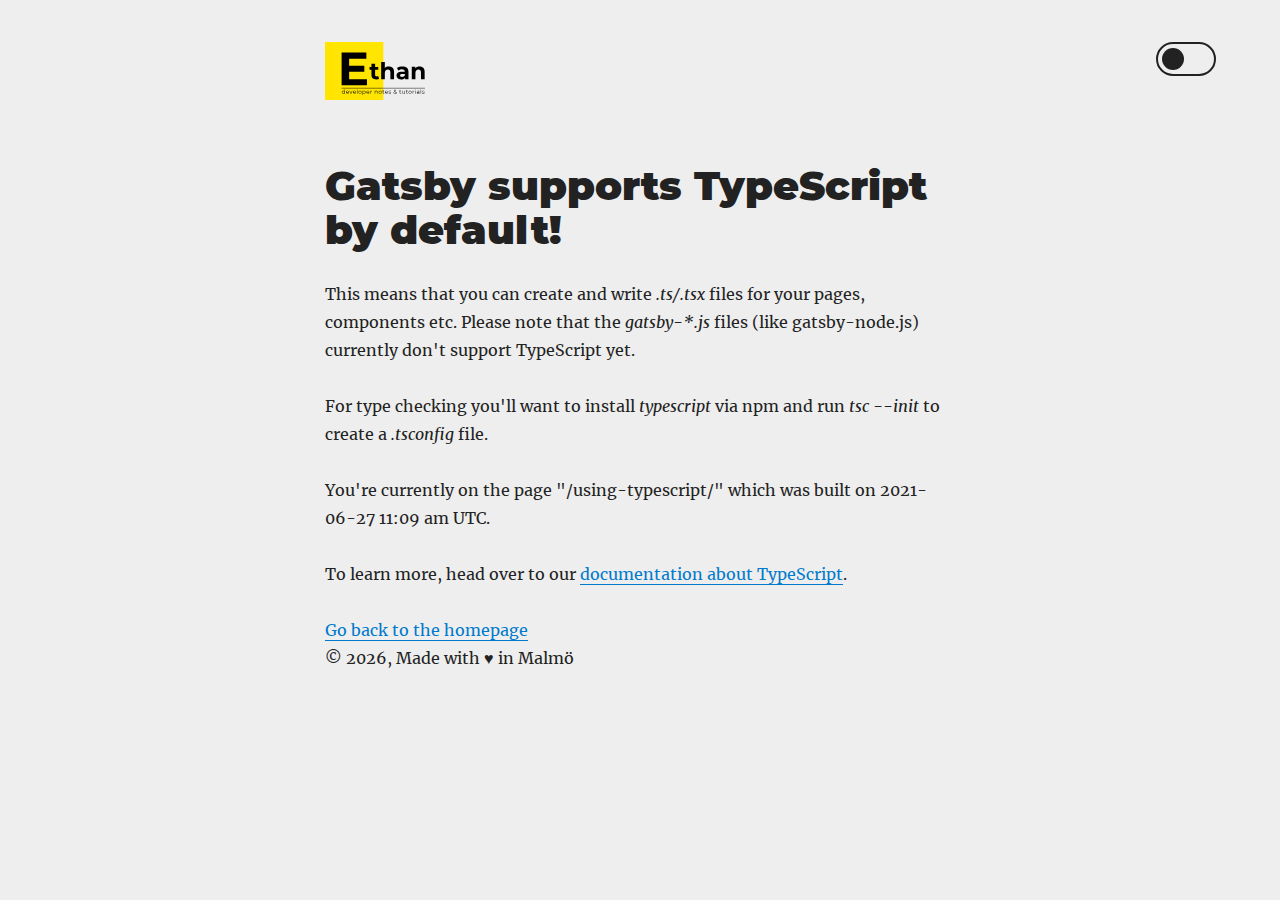
<file: using-typescript/index.html>
<!DOCTYPE html><html lang="en"><head><meta charSet="utf-8"/><meta http-equiv="x-ua-compatible" content="ie=edge"/><meta name="viewport" content="width=device-width, initial-scale=1, shrink-to-fit=no"/><style id="typography.js">html{font-family:sans-serif;-ms-text-size-adjust:100%;-webkit-text-size-adjust:100%}body{margin:0}article,aside,details,figcaption,figure,footer,header,main,menu,nav,section,summary{display:block}audio,canvas,progress,video{display:inline-block}audio:not([controls]){display:none;height:0}progress{vertical-align:baseline}[hidden],template{display:none}a{background-color:transparent;}a:active,a:hover{outline-width:0}abbr[title]{border-bottom:none;text-decoration:underline;text-decoration:underline dotted}b,strong{font-weight:inherit;font-weight:bolder}dfn{font-style:italic}h1{font-size:2em;margin:.67em 0}mark{background-color:#ff0;color:#000}small{font-size:80%}sub,sup{font-size:75%;line-height:0;position:relative;vertical-align:baseline}sub{bottom:-.25em}sup{top:-.5em}img{border-style:none}svg:not(:root){overflow:hidden}code,kbd,pre,samp{font-family:monospace,monospace;font-size:1em}figure{margin:1em 40px}hr{box-sizing:content-box;height:0;overflow:visible}button,input,optgroup,select,textarea{font:inherit;margin:0}optgroup{font-weight:700}button,input{overflow:visible}button,select{text-transform:none}[type=reset],[type=submit],button,html [type=button]{-webkit-appearance:button}[type=button]::-moz-focus-inner,[type=reset]::-moz-focus-inner,[type=submit]::-moz-focus-inner,button::-moz-focus-inner{border-style:none;padding:0}[type=button]:-moz-focusring,[type=reset]:-moz-focusring,[type=submit]:-moz-focusring,button:-moz-focusring{outline:1px dotted ButtonText}fieldset{border:1px solid silver;margin:0 2px;padding:.35em .625em .75em}legend{box-sizing:border-box;color:inherit;display:table;max-width:100%;padding:0;white-space:normal}textarea{overflow:auto}[type=checkbox],[type=radio]{box-sizing:border-box;padding:0}[type=number]::-webkit-inner-spin-button,[type=number]::-webkit-outer-spin-button{height:auto}[type=search]{-webkit-appearance:textfield;outline-offset:-2px}[type=search]::-webkit-search-cancel-button,[type=search]::-webkit-search-decoration{-webkit-appearance:none}::-webkit-input-placeholder{color:inherit;opacity:.54}::-webkit-file-upload-button{-webkit-appearance:button;font:inherit}html{font:100%/1.75 'Merriweather','Georgia',serif;box-sizing:border-box;overflow-y:scroll;}*{box-sizing:inherit;}*:before{box-sizing:inherit;}*:after{box-sizing:inherit;}body{color:hsla(0,0%,0%,0.9);font-family:'Merriweather','Georgia',serif;font-weight:400;word-wrap:break-word;font-kerning:normal;-moz-font-feature-settings:"kern", "liga", "clig", "calt";-ms-font-feature-settings:"kern", "liga", "clig", "calt";-webkit-font-feature-settings:"kern", "liga", "clig", "calt";font-feature-settings:"kern", "liga", "clig", "calt";}img{max-width:100%;margin-left:0;margin-right:0;margin-top:0;padding-bottom:0;padding-left:0;padding-right:0;padding-top:0;margin-bottom:1.75rem;}h1{margin-left:0;margin-right:0;margin-top:0;padding-bottom:0;padding-left:0;padding-right:0;padding-top:0;margin-bottom:1.75rem;color:inherit;font-family:Montserrat,sans-serif;font-weight:900;text-rendering:optimizeLegibility;font-size:2.5rem;line-height:1.1;}h2{margin-left:0;margin-right:0;margin-top:0;padding-bottom:0;padding-left:0;padding-right:0;padding-top:0;margin-bottom:1.75rem;color:inherit;font-family:'Merriweather','Georgia',serif;font-weight:900;text-rendering:optimizeLegibility;font-size:1.73286rem;line-height:1.1;}h3{margin-left:0;margin-right:0;margin-top:0;padding-bottom:0;padding-left:0;padding-right:0;padding-top:0;margin-bottom:1.75rem;color:inherit;font-family:'Merriweather','Georgia',serif;font-weight:900;text-rendering:optimizeLegibility;font-size:1.4427rem;line-height:1.1;}h4{margin-left:0;margin-right:0;margin-top:0;padding-bottom:0;padding-left:0;padding-right:0;padding-top:0;margin-bottom:1.75rem;color:inherit;font-family:'Merriweather','Georgia',serif;font-weight:900;text-rendering:optimizeLegibility;font-size:1rem;line-height:1.1;letter-spacing:0.140625em;text-transform:uppercase;}h5{margin-left:0;margin-right:0;margin-top:0;padding-bottom:0;padding-left:0;padding-right:0;padding-top:0;margin-bottom:1.75rem;color:inherit;font-family:'Merriweather','Georgia',serif;font-weight:900;text-rendering:optimizeLegibility;font-size:0.83255rem;line-height:1.1;}h6{margin-left:0;margin-right:0;margin-top:0;padding-bottom:0;padding-left:0;padding-right:0;padding-top:0;margin-bottom:1.75rem;color:inherit;font-family:'Merriweather','Georgia',serif;font-weight:900;text-rendering:optimizeLegibility;font-size:0.75966rem;line-height:1.1;font-style:italic;}hgroup{margin-left:0;margin-right:0;margin-top:0;padding-bottom:0;padding-left:0;padding-right:0;padding-top:0;margin-bottom:1.75rem;}ul{margin-left:1.75rem;margin-right:0;margin-top:0;padding-bottom:0;padding-left:0;padding-right:0;padding-top:0;margin-bottom:1.75rem;list-style-position:outside;list-style-image:none;list-style:disc;}ol{margin-left:1.75rem;margin-right:0;margin-top:0;padding-bottom:0;padding-left:0;padding-right:0;padding-top:0;margin-bottom:1.75rem;list-style-position:outside;list-style-image:none;}dl{margin-left:0;margin-right:0;margin-top:0;padding-bottom:0;padding-left:0;padding-right:0;padding-top:0;margin-bottom:1.75rem;}dd{margin-left:0;margin-right:0;margin-top:0;padding-bottom:0;padding-left:0;padding-right:0;padding-top:0;margin-bottom:1.75rem;}p{margin-left:0;margin-right:0;margin-top:0;padding-bottom:0;padding-left:0;padding-right:0;padding-top:0;margin-bottom:1.75rem;}figure{margin-left:0;margin-right:0;margin-top:0;padding-bottom:0;padding-left:0;padding-right:0;padding-top:0;margin-bottom:1.75rem;}pre{margin-left:0;margin-right:0;margin-top:0;padding-bottom:0;padding-left:0;padding-right:0;padding-top:0;margin-bottom:1.75rem;font-size:0.85rem;line-height:1.75rem;}table{margin-left:0;margin-right:0;margin-top:0;padding-bottom:0;padding-left:0;padding-right:0;padding-top:0;margin-bottom:1.75rem;font-size:1rem;line-height:1.75rem;border-collapse:collapse;width:100%;}fieldset{margin-left:0;margin-right:0;margin-top:0;padding-bottom:0;padding-left:0;padding-right:0;padding-top:0;margin-bottom:1.75rem;}blockquote{margin-left:-1.75rem;margin-right:1.75rem;margin-top:0;padding-bottom:0;padding-left:1.42188rem;padding-right:0;padding-top:0;margin-bottom:1.75rem;font-size:1.20112rem;line-height:1.75rem;color:hsla(0,0%,0%,0.59);font-style:italic;border-left:0.32813rem solid hsla(0,0%,0%,0.9);}form{margin-left:0;margin-right:0;margin-top:0;padding-bottom:0;padding-left:0;padding-right:0;padding-top:0;margin-bottom:1.75rem;}noscript{margin-left:0;margin-right:0;margin-top:0;padding-bottom:0;padding-left:0;padding-right:0;padding-top:0;margin-bottom:1.75rem;}iframe{margin-left:0;margin-right:0;margin-top:0;padding-bottom:0;padding-left:0;padding-right:0;padding-top:0;margin-bottom:1.75rem;}hr{margin-left:0;margin-right:0;margin-top:0;padding-bottom:0;padding-left:0;padding-right:0;padding-top:0;margin-bottom:calc(1.75rem - 1px);background:hsla(0,0%,0%,0.2);border:none;height:1px;}address{margin-left:0;margin-right:0;margin-top:0;padding-bottom:0;padding-left:0;padding-right:0;padding-top:0;margin-bottom:1.75rem;}b{font-weight:700;}strong{font-weight:700;}dt{font-weight:700;}th{font-weight:700;}li{margin-bottom:calc(1.75rem / 2);}ol li{padding-left:0;}ul li{padding-left:0;}li > ol{margin-left:1.75rem;margin-bottom:calc(1.75rem / 2);margin-top:calc(1.75rem / 2);}li > ul{margin-left:1.75rem;margin-bottom:calc(1.75rem / 2);margin-top:calc(1.75rem / 2);}blockquote *:last-child{margin-bottom:0;}li *:last-child{margin-bottom:0;}p *:last-child{margin-bottom:0;}li > p{margin-bottom:calc(1.75rem / 2);}code{font-size:0.85rem;line-height:1.75rem;}kbd{font-size:0.85rem;line-height:1.75rem;}samp{font-size:0.85rem;line-height:1.75rem;}abbr{border-bottom:1px dotted hsla(0,0%,0%,0.5);cursor:help;}acronym{border-bottom:1px dotted hsla(0,0%,0%,0.5);cursor:help;}abbr[title]{border-bottom:1px dotted hsla(0,0%,0%,0.5);cursor:help;text-decoration:none;}thead{text-align:left;}td,th{text-align:left;border-bottom:1px solid hsla(0,0%,0%,0.12);font-feature-settings:"tnum";-moz-font-feature-settings:"tnum";-ms-font-feature-settings:"tnum";-webkit-font-feature-settings:"tnum";padding-left:1.16667rem;padding-right:1.16667rem;padding-top:0.875rem;padding-bottom:calc(0.875rem - 1px);}th:first-child,td:first-child{padding-left:0;}th:last-child,td:last-child{padding-right:0;}blockquote > :last-child{margin-bottom:0;}blockquote cite{font-size:1rem;line-height:1.75rem;color:hsla(0,0%,0%,0.9);font-weight:400;}blockquote cite:before{content:"— ";}ul,ol{margin-left:0;}@media only screen and (max-width:480px){ul,ol{margin-left:1.75rem;}blockquote{margin-left:-1.3125rem;margin-right:0;padding-left:0.98438rem;}}h1,h2,h3,h4,h5,h6{margin-top:3.5rem;}a{box-shadow:0 1px 0 0 currentColor;color:#007acc;text-decoration:none;}a:hover,a:active{box-shadow:none;}mark,ins{background:#007acc;color:white;padding:0.10938rem 0.21875rem;text-decoration:none;}a.gatsby-resp-image-link{box-shadow:none;}</style><style data-href="/styles.31e1208c1105d24e6201.css" id="gatsby-global-css">body{--text-color:#222;--bkg-color:#eee;--anchor-color:#007acc}body.dark-theme{--text-color:#eee;--bkg-color:#121212;--anchor-color:#809fff}@media (prefers-color-scheme:dark){body{--text-color:#eee;--bkg-color:#121212;--anchor-color:#809fff}body.light-theme{--text-color:#222;--bkg-color:#fff;--anchor-color:#007acc}}body{background:var(--bkg-color);color:var(--text-color)}body a{color:var(--anchor-color)}body.dark-theme .logoSvg{fill:#eee}body.dark-theme .logoSvg>g:first-child>rect{fill:#2c3e50!important}body.dark-theme img{-webkit-filter:brightness(.8) contrast(1.2);filter:brightness(.8) contrast(1.2)}.switch{position:fixed;width:60px;height:34px;right:5%}.switch input{opacity:0;width:0;height:0}.slider{position:absolute;cursor:pointer;top:0;left:0;right:0;bottom:0;background-color:transparent;border:2px solid var(--text-color)}.slider:before{position:absolute;content:"";height:22px;width:22px;left:4px;bottom:4px;background-color:var(--text-color);transition:.2s}input:checked+.slider:before{-webkit-transform:translateX(26px);transform:translateX(26px)}.slider.round{border-radius:34px}.slider.round:before{border-radius:50%}.anchor{box-shadow:none}.logoLink img{margin-bottom:0}article section h2,article section h3{margin-top:0;margin-bottom:20px}article section deckgo-highlight-code{margin-bottom:30px}.task-list-item{list-style:none}article section ol li,article section ol li>p,article section ol ul,article section ol ul li{margin-top:0;margin-bottom:0}@font-face{font-family:Montserrat;font-style:normal;font-display:swap;font-weight:100;src:local("Montserrat Thin "),local("Montserrat-Thin"),url(/static/montserrat-latin-100-191cc9f50f3b76b9617cb383f19acb7d.woff2) format("woff2"),url(/static/montserrat-latin-100-370318464551d5f25b0f0a78f374faac.woff) format("woff")}@font-face{font-family:Montserrat;font-style:italic;font-display:swap;font-weight:100;src:local("Montserrat Thin italic"),local("Montserrat-Thinitalic"),url(/static/montserrat-latin-100italic-bdeaeb79db315697bd173a55b097dc18.woff2) format("woff2"),url(/static/montserrat-latin-100italic-ecf7d49386e8f265878e735db34a7c4b.woff) format("woff")}@font-face{font-family:Montserrat;font-style:normal;font-display:swap;font-weight:200;src:local("Montserrat Extra Light "),local("Montserrat-Extra Light"),url(/static/montserrat-latin-200-85d5ef9db7f2dc6979172a4a3b2c57cb.woff2) format("woff2"),url(/static/montserrat-latin-200-1fc98e126a3d152549240e6244d7e669.woff) format("woff")}@font-face{font-family:Montserrat;font-style:italic;font-display:swap;font-weight:200;src:local("Montserrat Extra Light italic"),local("Montserrat-Extra Lightitalic"),url(/static/montserrat-latin-200italic-49095760a498d024fe1a85a078850df9.woff2) format("woff2"),url(/static/montserrat-latin-200italic-fe46cf8b9462c820457d3bf537e4057f.woff) format("woff")}@font-face{font-family:Montserrat;font-style:normal;font-display:swap;font-weight:300;src:local("Montserrat Light "),local("Montserrat-Light"),url(/static/montserrat-latin-300-7c3daf12b706645b5d3710f863a4da04.woff2) format("woff2"),url(/static/montserrat-latin-300-8dc95fab9cf98d02ca8d76e97d3dff60.woff) format("woff")}@font-face{font-family:Montserrat;font-style:italic;font-display:swap;font-weight:300;src:local("Montserrat Light italic"),local("Montserrat-Lightitalic"),url(/static/montserrat-latin-300italic-f20b178ca2024a5eac8e42e6649db86c.woff2) format("woff2"),url(/static/montserrat-latin-300italic-3fe16939288856e8e828fa2661bf2354.woff) format("woff")}@font-face{font-family:Montserrat;font-style:normal;font-display:swap;font-weight:400;src:local("Montserrat Regular "),local("Montserrat-Regular"),url(/static/montserrat-latin-400-bc3aa95dca08f5fee5291e34959c27bc.woff2) format("woff2"),url(/static/montserrat-latin-400-8102c4838f9e3d08dad644290a9cb701.woff) format("woff")}@font-face{font-family:Montserrat;font-style:italic;font-display:swap;font-weight:400;src:local("Montserrat Regular italic"),local("Montserrat-Regularitalic"),url(/static/montserrat-latin-400italic-5cad650422a7184467af5a4d17b264c4.woff2) format("woff2"),url(/static/montserrat-latin-400italic-d191f22af3bb50902b99ac577f81a322.woff) format("woff")}@font-face{font-family:Montserrat;font-style:normal;font-display:swap;font-weight:500;src:local("Montserrat Medium "),local("Montserrat-Medium"),url(/static/montserrat-latin-500-92d16e458625f4d2c8940f6bdca0ff09.woff2) format("woff2"),url(/static/montserrat-latin-500-8b763220218ffc11c57c84ddb80e7b26.woff) format("woff")}@font-face{font-family:Montserrat;font-style:italic;font-display:swap;font-weight:500;src:local("Montserrat Medium italic"),local("Montserrat-Mediumitalic"),url(/static/montserrat-latin-500italic-47bfcca6b69d6a9acca7a8bff17193e2.woff2) format("woff2"),url(/static/montserrat-latin-500italic-72c01f753c3940c0b9cb6bf2389caddf.woff) format("woff")}@font-face{font-family:Montserrat;font-style:normal;font-display:swap;font-weight:600;src:local("Montserrat SemiBold "),local("Montserrat-SemiBold"),url(/static/montserrat-latin-600-6fb1b5623e528e27c18658fecf5ee0ee.woff2) format("woff2"),url(/static/montserrat-latin-600-7c839d15a6f54e7025ba8c0c4b333e8f.woff) format("woff")}@font-face{font-family:Montserrat;font-style:italic;font-display:swap;font-weight:600;src:local("Montserrat SemiBold italic"),local("Montserrat-SemiBolditalic"),url(/static/montserrat-latin-600italic-60789af1c9338ed1a9546722ec54b4f7.woff2) format("woff2"),url(/static/montserrat-latin-600italic-f3d4de8d0afb19e777c79032ce828e3d.woff) format("woff")}@font-face{font-family:Montserrat;font-style:normal;font-display:swap;font-weight:700;src:local("Montserrat Bold "),local("Montserrat-Bold"),url(/static/montserrat-latin-700-39d93cf678c740f9f6b2b1cfde34bee3.woff2) format("woff2"),url(/static/montserrat-latin-700-80f10bd382f0df1cd650fec59f3c9394.woff) format("woff")}@font-face{font-family:Montserrat;font-style:italic;font-display:swap;font-weight:700;src:local("Montserrat Bold italic"),local("Montserrat-Bolditalic"),url(/static/montserrat-latin-700italic-ba136d97b14e82284dd595e257f11c47.woff2) format("woff2"),url(/static/montserrat-latin-700italic-8c98142b425630821139c24bd1698700.woff) format("woff")}@font-face{font-family:Montserrat;font-style:normal;font-display:swap;font-weight:800;src:local("Montserrat ExtraBold "),local("Montserrat-ExtraBold"),url(/static/montserrat-latin-800-b7018be9ed6cd94da8b6675b3a468c3b.woff2) format("woff2"),url(/static/montserrat-latin-800-9a9befcf50d64f9d2d19d8b1d1984add.woff) format("woff")}@font-face{font-family:Montserrat;font-style:italic;font-display:swap;font-weight:800;src:local("Montserrat ExtraBold italic"),local("Montserrat-ExtraBolditalic"),url(/static/montserrat-latin-800italic-540ffdd223d1a9ad3d4e678e1a23372e.woff2) format("woff2"),url(/static/montserrat-latin-800italic-897086f99f4e1f45e6b1e9368527d0bc.woff) format("woff")}@font-face{font-family:Montserrat;font-style:normal;font-display:swap;font-weight:900;src:local("Montserrat Black "),local("Montserrat-Black"),url(/static/montserrat-latin-900-58cd789700850375b834e8b6776002eb.woff2) format("woff2"),url(/static/montserrat-latin-900-26d42c9428780e545a540bbb50c84bce.woff) format("woff")}@font-face{font-family:Montserrat;font-style:italic;font-display:swap;font-weight:900;src:local("Montserrat Black italic"),local("Montserrat-Blackitalic"),url(/static/montserrat-latin-900italic-451157bc8861fe54f523b3669a3def71.woff2) format("woff2"),url(/static/montserrat-latin-900italic-a8ec4957e1c24f5793305763ad9845b3.woff) format("woff")}@font-face{font-family:Merriweather;font-style:normal;font-display:swap;font-weight:300;src:local("Merriweather Light "),local("Merriweather-Light"),url(/static/merriweather-latin-300-b1158cfcd4aacb9d8fb61625e37af46a.woff2) format("woff2"),url(/static/merriweather-latin-300-cc7de05e166e90320d7d896e0f72a19d.woff) format("woff")}@font-face{font-family:Merriweather;font-style:italic;font-display:swap;font-weight:300;src:local("Merriweather Light italic"),local("Merriweather-Lightitalic"),url(/static/merriweather-latin-300italic-8fe52a48089d6ebe46db0b8e7cc66263.woff2) format("woff2"),url(/static/merriweather-latin-300italic-e1331f5397c2a673f9d3765138debdb5.woff) format("woff")}@font-face{font-family:Merriweather;font-style:normal;font-display:swap;font-weight:400;src:local("Merriweather Regular "),local("Merriweather-Regular"),url(/static/merriweather-latin-400-8276fdb72ae8f4714d4e6eba704cc39f.woff2) format("woff2"),url(/static/merriweather-latin-400-69f09800f4f6479d06e44eba837df872.woff) format("woff")}@font-face{font-family:Merriweather;font-style:italic;font-display:swap;font-weight:400;src:local("Merriweather Regular italic"),local("Merriweather-Regularitalic"),url(/static/merriweather-latin-400italic-3a9be9ea9f7aa4af6de7307df21d9fc0.woff2) format("woff2"),url(/static/merriweather-latin-400italic-d76079ed7541a433a54f79316de086e9.woff) format("woff")}@font-face{font-family:Merriweather;font-style:normal;font-display:swap;font-weight:700;src:local("Merriweather Bold "),local("Merriweather-Bold"),url(/static/merriweather-latin-700-fa534be7ffa380e39a7f6e03bf9a5e03.woff2) format("woff2"),url(/static/merriweather-latin-700-ba56ea84b8084b7ff9677f50d3cd81bd.woff) format("woff")}@font-face{font-family:Merriweather;font-style:italic;font-display:swap;font-weight:700;src:local("Merriweather Bold italic"),local("Merriweather-Bolditalic"),url(/static/merriweather-latin-700italic-1ef5edaaa20ae53ea50399884c5e48c6.woff2) format("woff2"),url(/static/merriweather-latin-700italic-534bc9e7ce93c73d73426e46acd78092.woff) format("woff")}@font-face{font-family:Merriweather;font-style:normal;font-display:swap;font-weight:900;src:local("Merriweather Black "),local("Merriweather-Black"),url(/static/merriweather-latin-900-7528fb70e8a4a82c7305e72ff43ac25f.woff2) format("woff2"),url(/static/merriweather-latin-900-3799b6e2f5ed3fcccf9d7a708d7419fa.woff) format("woff")}@font-face{font-family:Merriweather;font-style:italic;font-display:swap;font-weight:900;src:local("Merriweather Black italic"),local("Merriweather-Blackitalic"),url(/static/merriweather-latin-900italic-e1b4d2aaa78e12ad84aaf8a56321e4c2.woff2) format("woff2"),url(/static/merriweather-latin-900italic-2ae22f731b3424e8dbb4b37f7ca6e708.woff) format("woff")}code[class*=language-],pre[class*=language-]{color:#000;background:none;text-shadow:0 1px #fff;font-family:Consolas,Monaco,Andale Mono,Ubuntu Mono,monospace;font-size:1em;text-align:left;white-space:pre;word-spacing:normal;word-break:normal;word-wrap:normal;line-height:1.5;-moz-tab-size:4;-o-tab-size:4;tab-size:4;-webkit-hyphens:none;-ms-hyphens:none;hyphens:none}code[class*=language-]::selection,code[class*=language-] ::selection,pre[class*=language-]::selection,pre[class*=language-] ::selection{text-shadow:none;background:#b3d4fc}@media print{code[class*=language-],pre[class*=language-]{text-shadow:none}}pre[class*=language-]{padding:1em;margin:.5em 0;overflow:auto}:not(pre)>code[class*=language-],pre[class*=language-]{background:#f5f2f0}:not(pre)>code[class*=language-]{padding:.1em;border-radius:.3em;white-space:normal}.token.cdata,.token.comment,.token.doctype,.token.prolog{color:#708090}.token.punctuation{color:#999}.token.namespace{opacity:.7}.token.boolean,.token.constant,.token.deleted,.token.number,.token.property,.token.symbol,.token.tag{color:#905}.token.attr-name,.token.builtin,.token.char,.token.inserted,.token.selector,.token.string{color:#690}.language-css .token.string,.style .token.string,.token.entity,.token.operator,.token.url{color:#9a6e3a;background:hsla(0,0%,100%,.5)}.token.atrule,.token.attr-value,.token.keyword{color:#07a}.token.class-name,.token.function{color:#dd4a68}.token.important,.token.regex,.token.variable{color:#e90}.token.bold,.token.important{font-weight:700}.token.italic{font-style:italic}.token.entity{cursor:help}</style><meta name="generator" content="Gatsby 2.32.13"/><style type="text/css">
    .anchor.before {
      position: absolute;
      top: 0;
      left: 0;
      transform: translateX(-100%);
      padding-right: 4px;
    }
    .anchor.after {
      display: inline-block;
      padding-left: 4px;
    }
    h1 .anchor svg,
    h2 .anchor svg,
    h3 .anchor svg,
    h4 .anchor svg,
    h5 .anchor svg,
    h6 .anchor svg {
      visibility: hidden;
    }
    h1:hover .anchor svg,
    h2:hover .anchor svg,
    h3:hover .anchor svg,
    h4:hover .anchor svg,
    h5:hover .anchor svg,
    h6:hover .anchor svg,
    h1 .anchor:focus svg,
    h2 .anchor:focus svg,
    h3 .anchor:focus svg,
    h4 .anchor:focus svg,
    h5 .anchor:focus svg,
    h6 .anchor:focus svg {
      visibility: visible;
    }
  </style><script>
    document.addEventListener("DOMContentLoaded", function(event) {
      var hash = window.decodeURI(location.hash.replace('#', ''))
      if (hash !== '') {
        var element = document.getElementById(hash)
        if (element) {
          var scrollTop = window.pageYOffset || document.documentElement.scrollTop || document.body.scrollTop
          var clientTop = document.documentElement.clientTop || document.body.clientTop || 0
          var offset = element.getBoundingClientRect().top + scrollTop - clientTop
          // Wait for the browser to finish rendering before scrolling.
          setTimeout((function() {
            window.scrollTo(0, offset - 0)
          }), 0)
        }
      }
    })
  </script><link rel="preconnect" href="https://www.google-analytics.com"/><link rel="dns-prefetch" href="https://www.google-analytics.com"/><script>
  
  
  if(true) {
    (function(i,s,o,g,r,a,m){i['GoogleAnalyticsObject']=r;i[r]=i[r]||function(){
    (i[r].q=i[r].q||[]).push(arguments)},i[r].l=1*new Date();a=s.createElement(o),
    m=s.getElementsByTagName(o)[0];a.async=1;a.src=g;m.parentNode.insertBefore(a,m)
    })(window,document,'script','https://www.google-analytics.com/analytics.js','ga');
  }
  if (typeof ga === "function") {
    ga('create', 'UA-49785407-2', 'auto', {});
      
      
      
      
      
      }</script><link rel="alternate" type="application/rss+xml" href="/rss.xml"/><link rel="icon" href="/favicon-32x32.png?v=acd7449296158d5839eac36d0d46b01b" type="image/png"/><link rel="manifest" href="/manifest.webmanifest" crossorigin="anonymous"/><meta name="theme-color" content="#663399"/><link rel="apple-touch-icon" sizes="48x48" href="/icons/icon-48x48.png?v=acd7449296158d5839eac36d0d46b01b"/><link rel="apple-touch-icon" sizes="72x72" href="/icons/icon-72x72.png?v=acd7449296158d5839eac36d0d46b01b"/><link rel="apple-touch-icon" sizes="96x96" href="/icons/icon-96x96.png?v=acd7449296158d5839eac36d0d46b01b"/><link rel="apple-touch-icon" sizes="144x144" href="/icons/icon-144x144.png?v=acd7449296158d5839eac36d0d46b01b"/><link rel="apple-touch-icon" sizes="192x192" href="/icons/icon-192x192.png?v=acd7449296158d5839eac36d0d46b01b"/><link rel="apple-touch-icon" sizes="256x256" href="/icons/icon-256x256.png?v=acd7449296158d5839eac36d0d46b01b"/><link rel="apple-touch-icon" sizes="384x384" href="/icons/icon-384x384.png?v=acd7449296158d5839eac36d0d46b01b"/><link rel="apple-touch-icon" sizes="512x512" href="/icons/icon-512x512.png?v=acd7449296158d5839eac36d0d46b01b"/><title data-react-helmet="true">Using TypeScript | Home</title><meta data-react-helmet="true" name="description" content="My personal blog of my programming proyects."/><meta data-react-helmet="true" property="og:title" content="Using TypeScript"/><meta data-react-helmet="true" property="og:description" content="My personal blog of my programming proyects."/><meta data-react-helmet="true" property="og:type" content="website"/><meta data-react-helmet="true" name="twitter:card" content="summary"/><meta data-react-helmet="true" name="twitter:creator" content="https://www.linkedin.com/in/izan-pérez-cosano-58033218a/"/><meta data-react-helmet="true" name="twitter:title" content="Using TypeScript"/><meta data-react-helmet="true" name="twitter:description" content="My personal blog of my programming proyects."/><link as="script" rel="preload" href="/webpack-runtime-60100b9c455bd531513c.js"/><link as="script" rel="preload" href="/framework-8e528b732ab2eaadb7b7.js"/><link as="script" rel="preload" href="/styles-83801f3b4dd3459a4027.js"/><link as="script" rel="preload" href="/app-cb7aaf40ddbaee242330.js"/><link as="script" rel="preload" href="/commons-c12d5a2127f1f1ecdb11.js"/><link as="script" rel="preload" href="/component---src-pages-using-typescript-tsx-e106dbeb96d3d3ccefc8.js"/><link as="fetch" rel="preload" href="/page-data/using-typescript/page-data.json" crossorigin="anonymous"/><link as="fetch" rel="preload" href="/page-data/sq/d/805692932.json" crossorigin="anonymous"/><link as="fetch" rel="preload" href="/page-data/app-data.json" crossorigin="anonymous"/></head><body><div id="___gatsby"><div style="outline:none" tabindex="-1" id="gatsby-focus-wrapper"><div style="margin-left:auto;margin-right:auto;max-width:42rem;padding:2.625rem 1.3125rem"><header><a class="logoLink" style="box-shadow:none;color:inherit" href="/"><span alt="logo"></span></a><label class="switch"><input type="checkbox"/><span class="slider round"></span></label></header><main><h1>Gatsby supports TypeScript by default!</h1><p>This means that you can create and write <em>.ts/.tsx</em> files for your pages, components etc. Please note that the <em>gatsby-*.js</em> files (like gatsby-node.js) currently don&#x27;t support TypeScript yet.</p><p>For type checking you&#x27;ll want to install <em>typescript</em> via npm and run <em>tsc --init</em> to create a <em>.tsconfig</em> file.</p><p>You&#x27;re currently on the page &quot;<!-- -->/*<!-- -->&quot; which was built on <!-- -->2021-06-27 11:09 am UTC<!-- -->.</p><p>To learn more, head over to our <a href="https://www.gatsbyjs.org/docs/typescript/">documentation about TypeScript</a>.</p><a href="/">Go back to the homepage</a></main><footer>© <!-- -->2021<!-- -->, Made with<!-- --> ♥ <!-- --> in Malmö</footer></div></div><div id="gatsby-announcer" style="position:absolute;top:0;width:1px;height:1px;padding:0;overflow:hidden;clip:rect(0, 0, 0, 0);white-space:nowrap;border:0" aria-live="assertive" aria-atomic="true"></div></div><script id="gatsby-script-loader">/*<![CDATA[*/window.pagePath="/using-typescript/";/*]]>*/</script><script id="gatsby-chunk-mapping">/*<![CDATA[*/window.___chunkMapping={"polyfill":["/polyfill-c38cd845a4181427323c.js"],"app":["/app-cb7aaf40ddbaee242330.js"],"component---src-pages-404-js":["/component---src-pages-404-js-c6dd88492b94f90cf31b.js"],"component---src-pages-index-js":["/component---src-pages-index-js-44500a2e49ee8acf4af1.js"],"component---src-pages-using-typescript-tsx":["/component---src-pages-using-typescript-tsx-e106dbeb96d3d3ccefc8.js"],"component---src-templates-blog-post-js":["/component---src-templates-blog-post-js-3686253a28a96411e93b.js"],"polyfills-dom":["/polyfills-dom-93009ad9bc66d91bcf50.js"],"polyfills-core-js":["/polyfills-core-js-da33f02eda37d036194f.js"],"polyfills-css-shim":["/polyfills-css-shim-8d8f1c5e98fe1a1579e0.js"]};/*]]>*/</script><script src="/polyfill-c38cd845a4181427323c.js" nomodule=""></script><script src="/component---src-pages-using-typescript-tsx-e106dbeb96d3d3ccefc8.js" async=""></script><script src="/commons-c12d5a2127f1f1ecdb11.js" async=""></script><script src="/app-cb7aaf40ddbaee242330.js" async=""></script><script src="/styles-83801f3b4dd3459a4027.js" async=""></script><script src="/framework-8e528b732ab2eaadb7b7.js" async=""></script><script src="/webpack-runtime-60100b9c455bd531513c.js" async=""></script></body></html>
</file>
